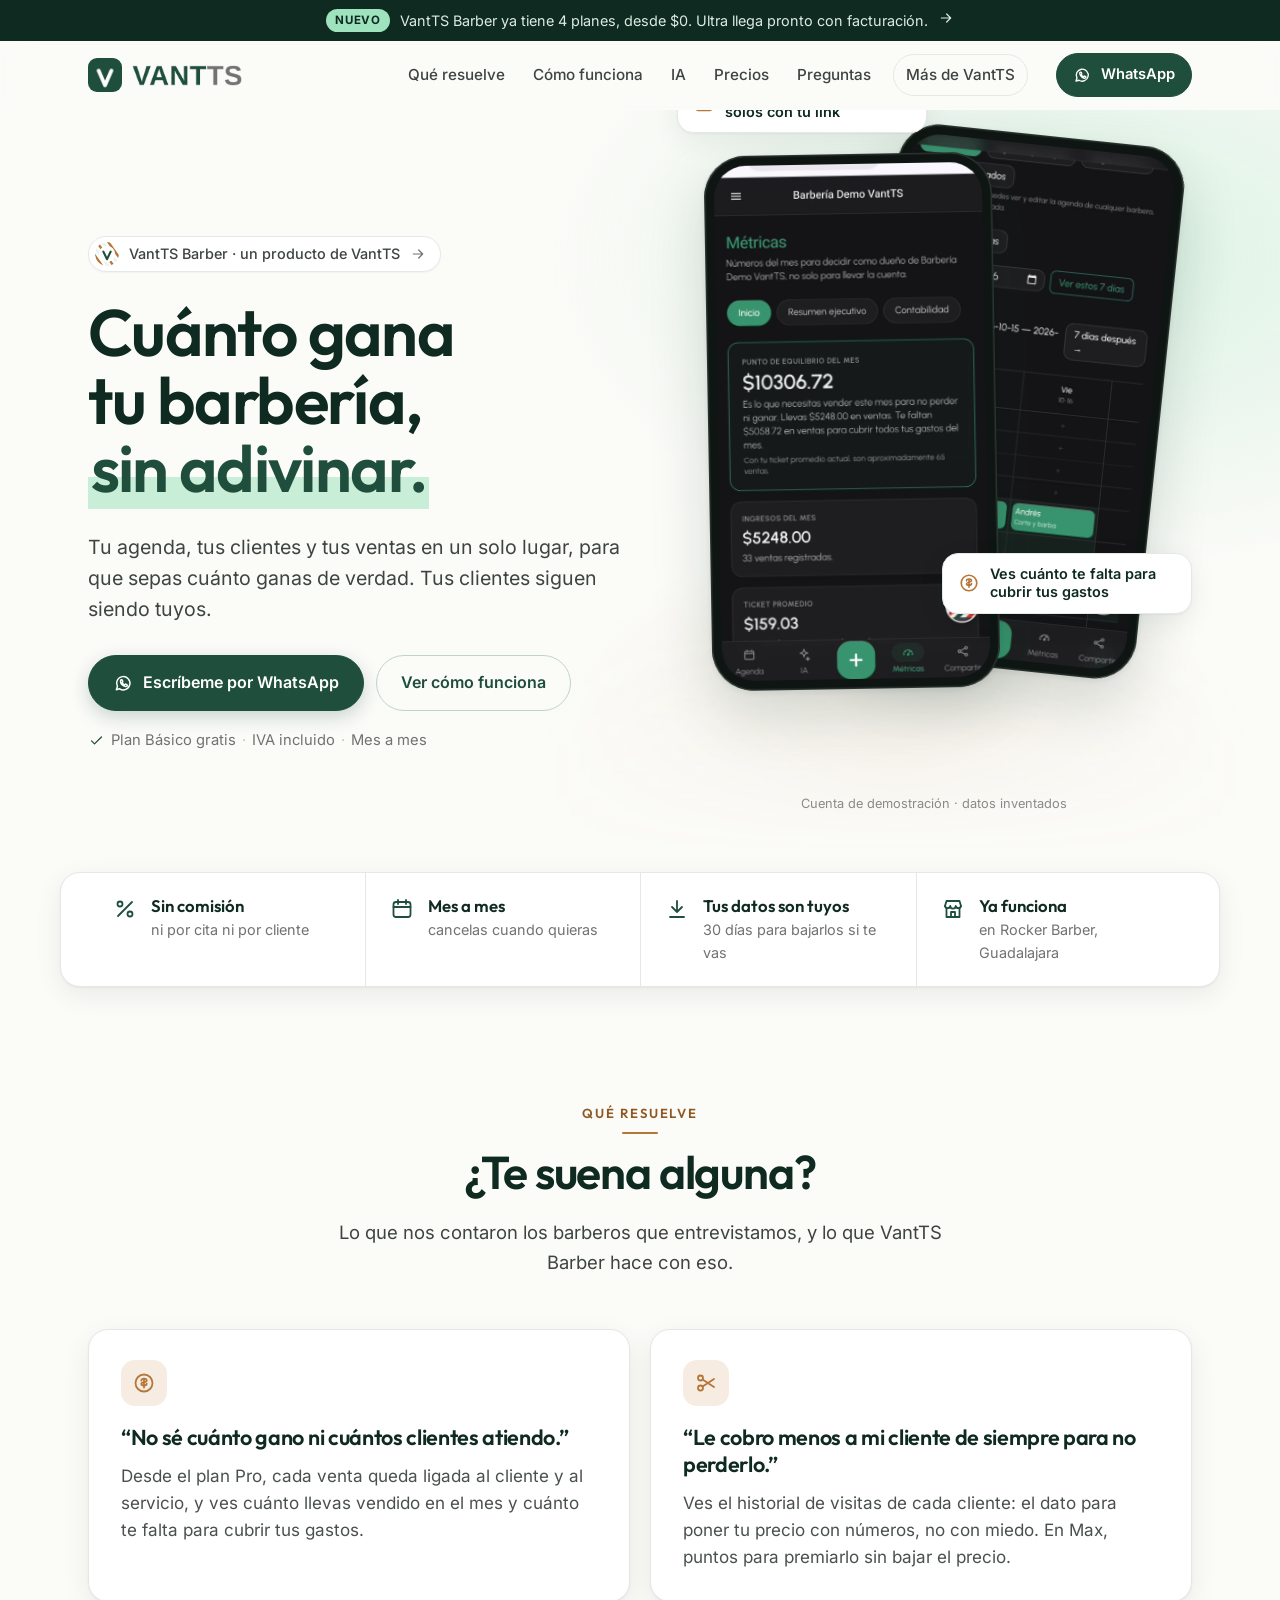
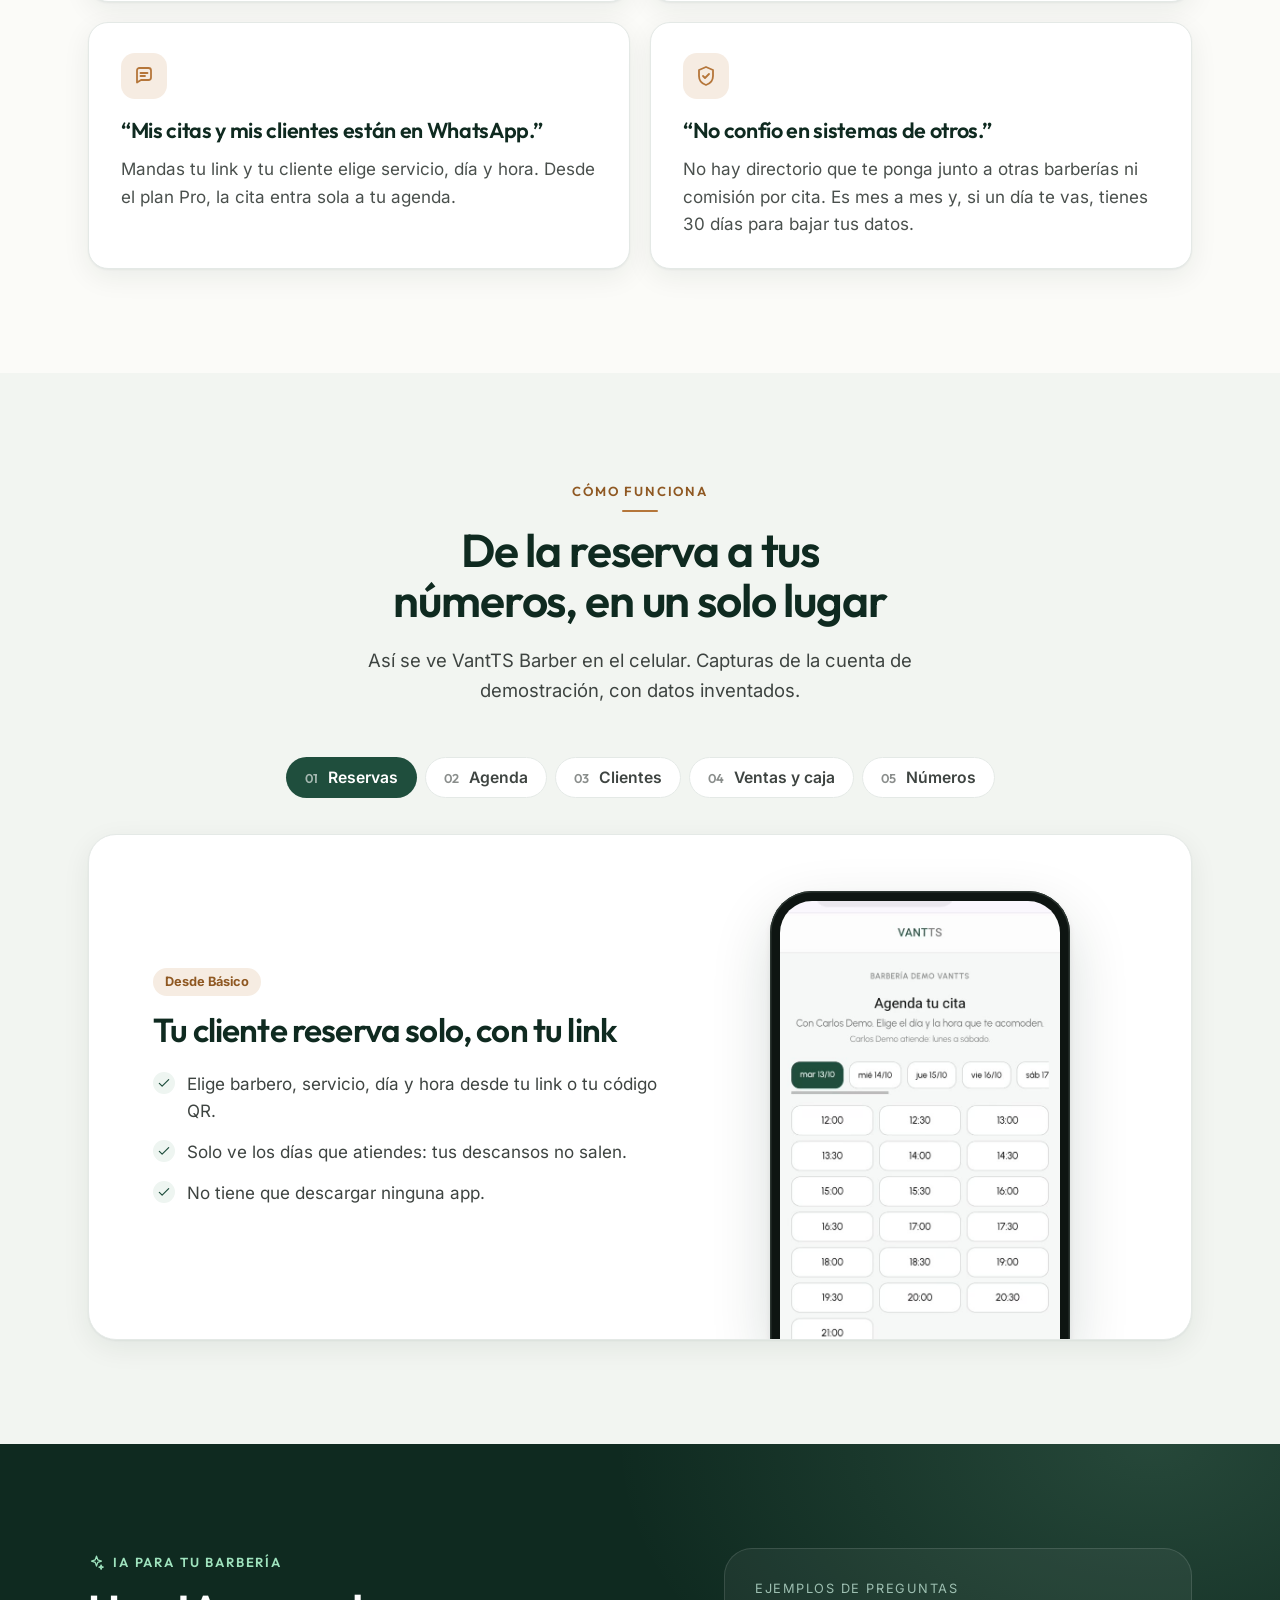
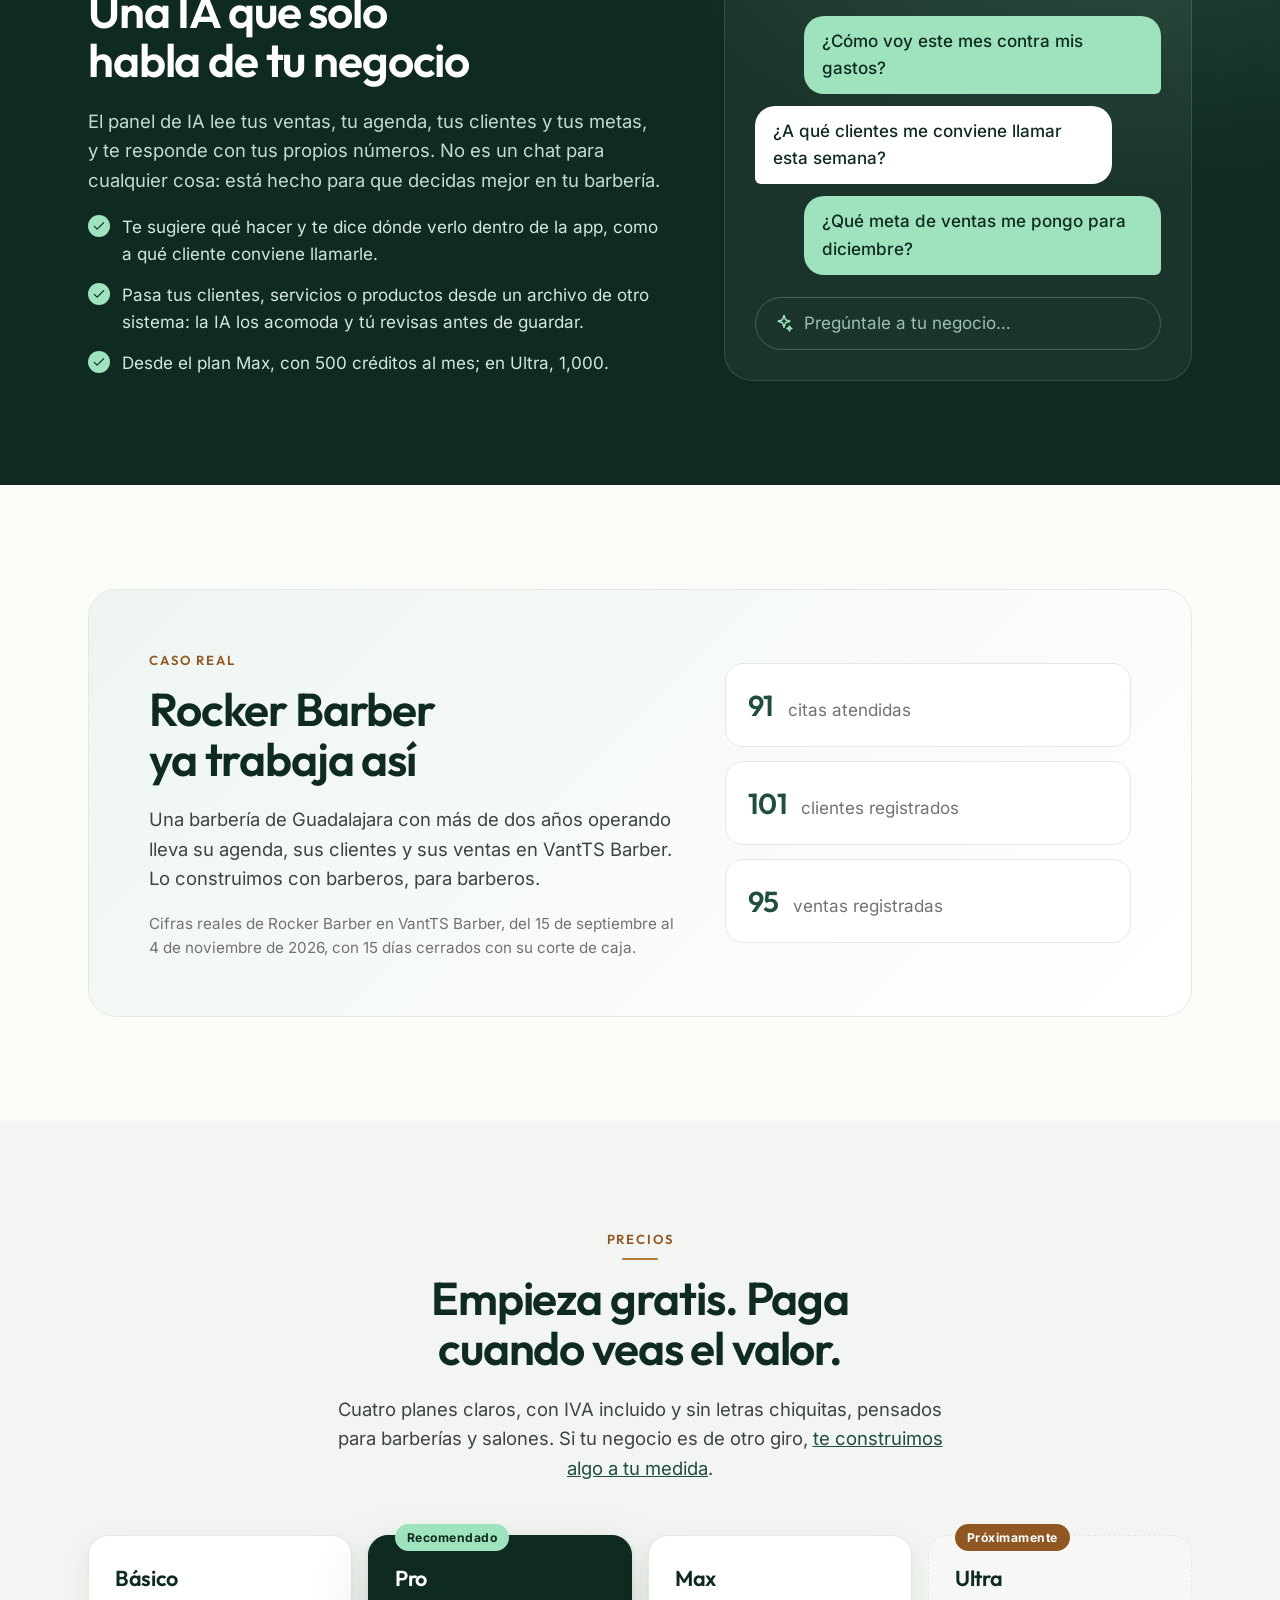
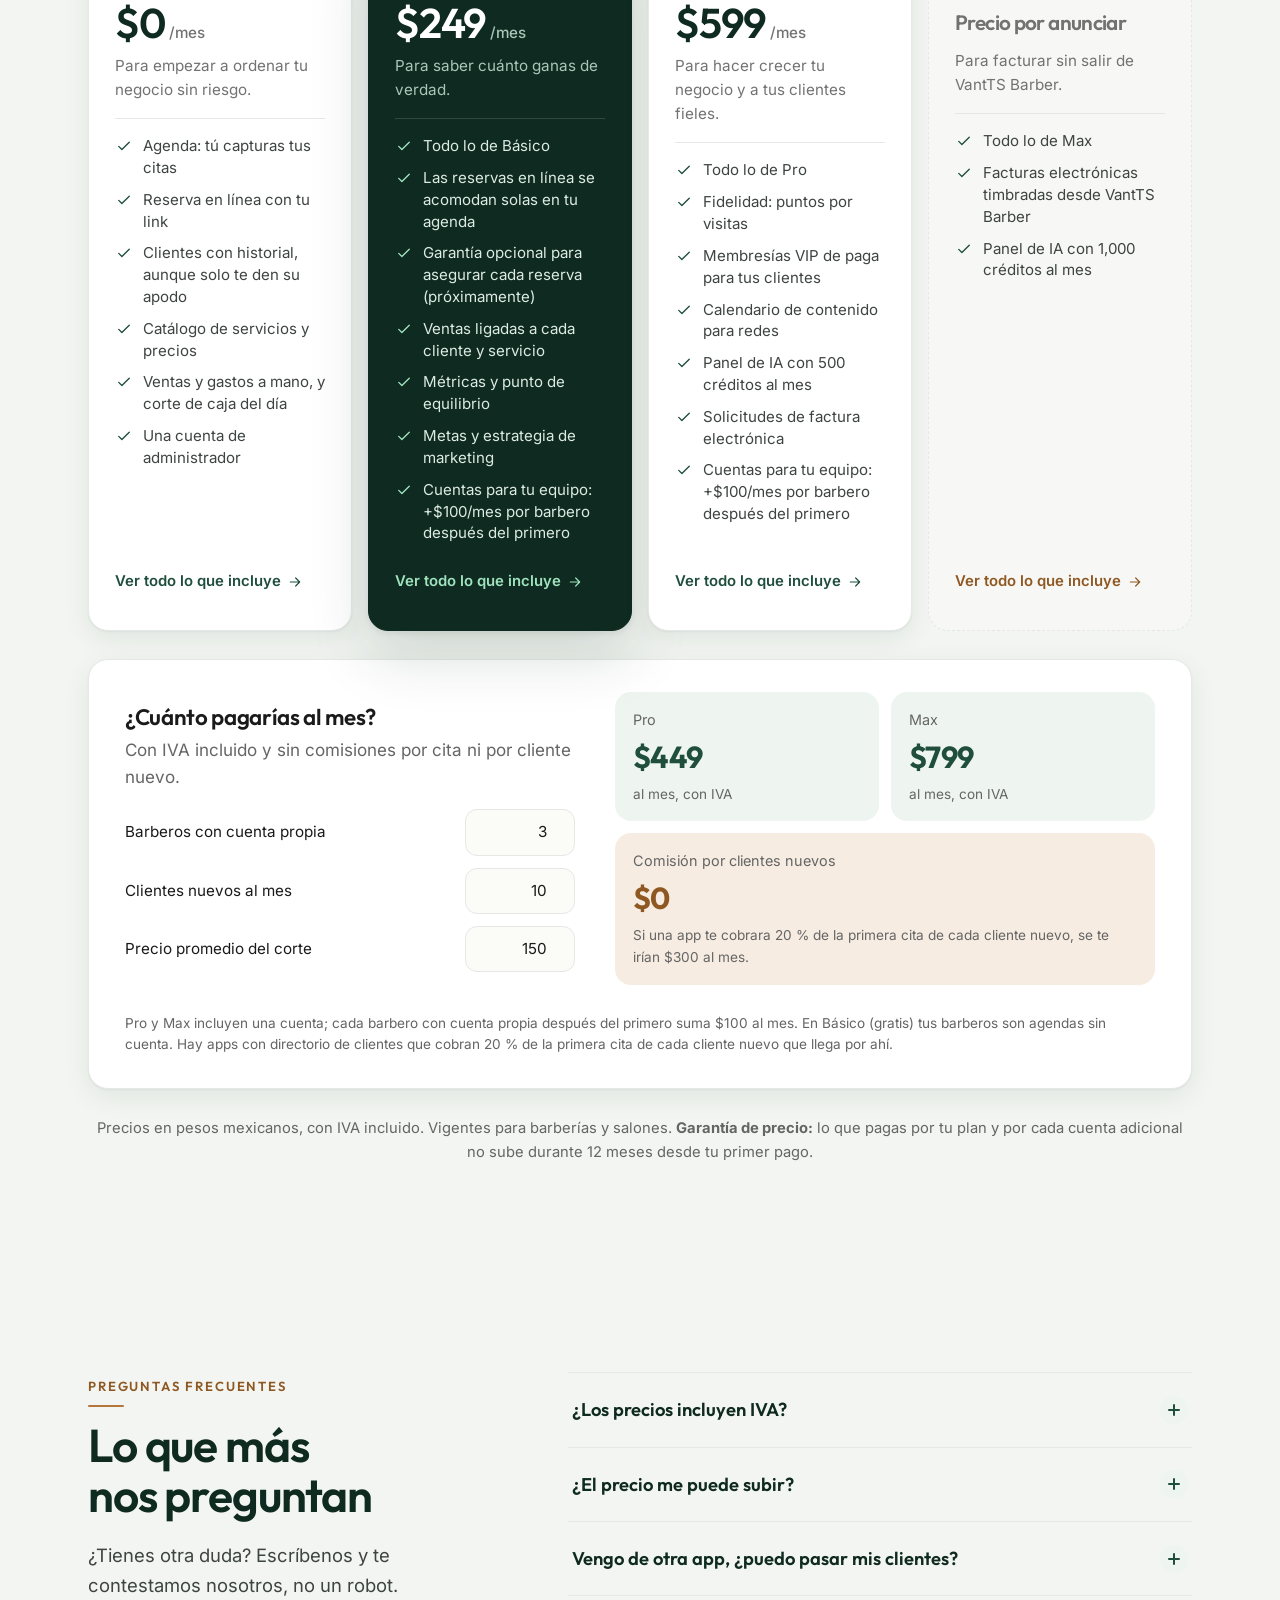
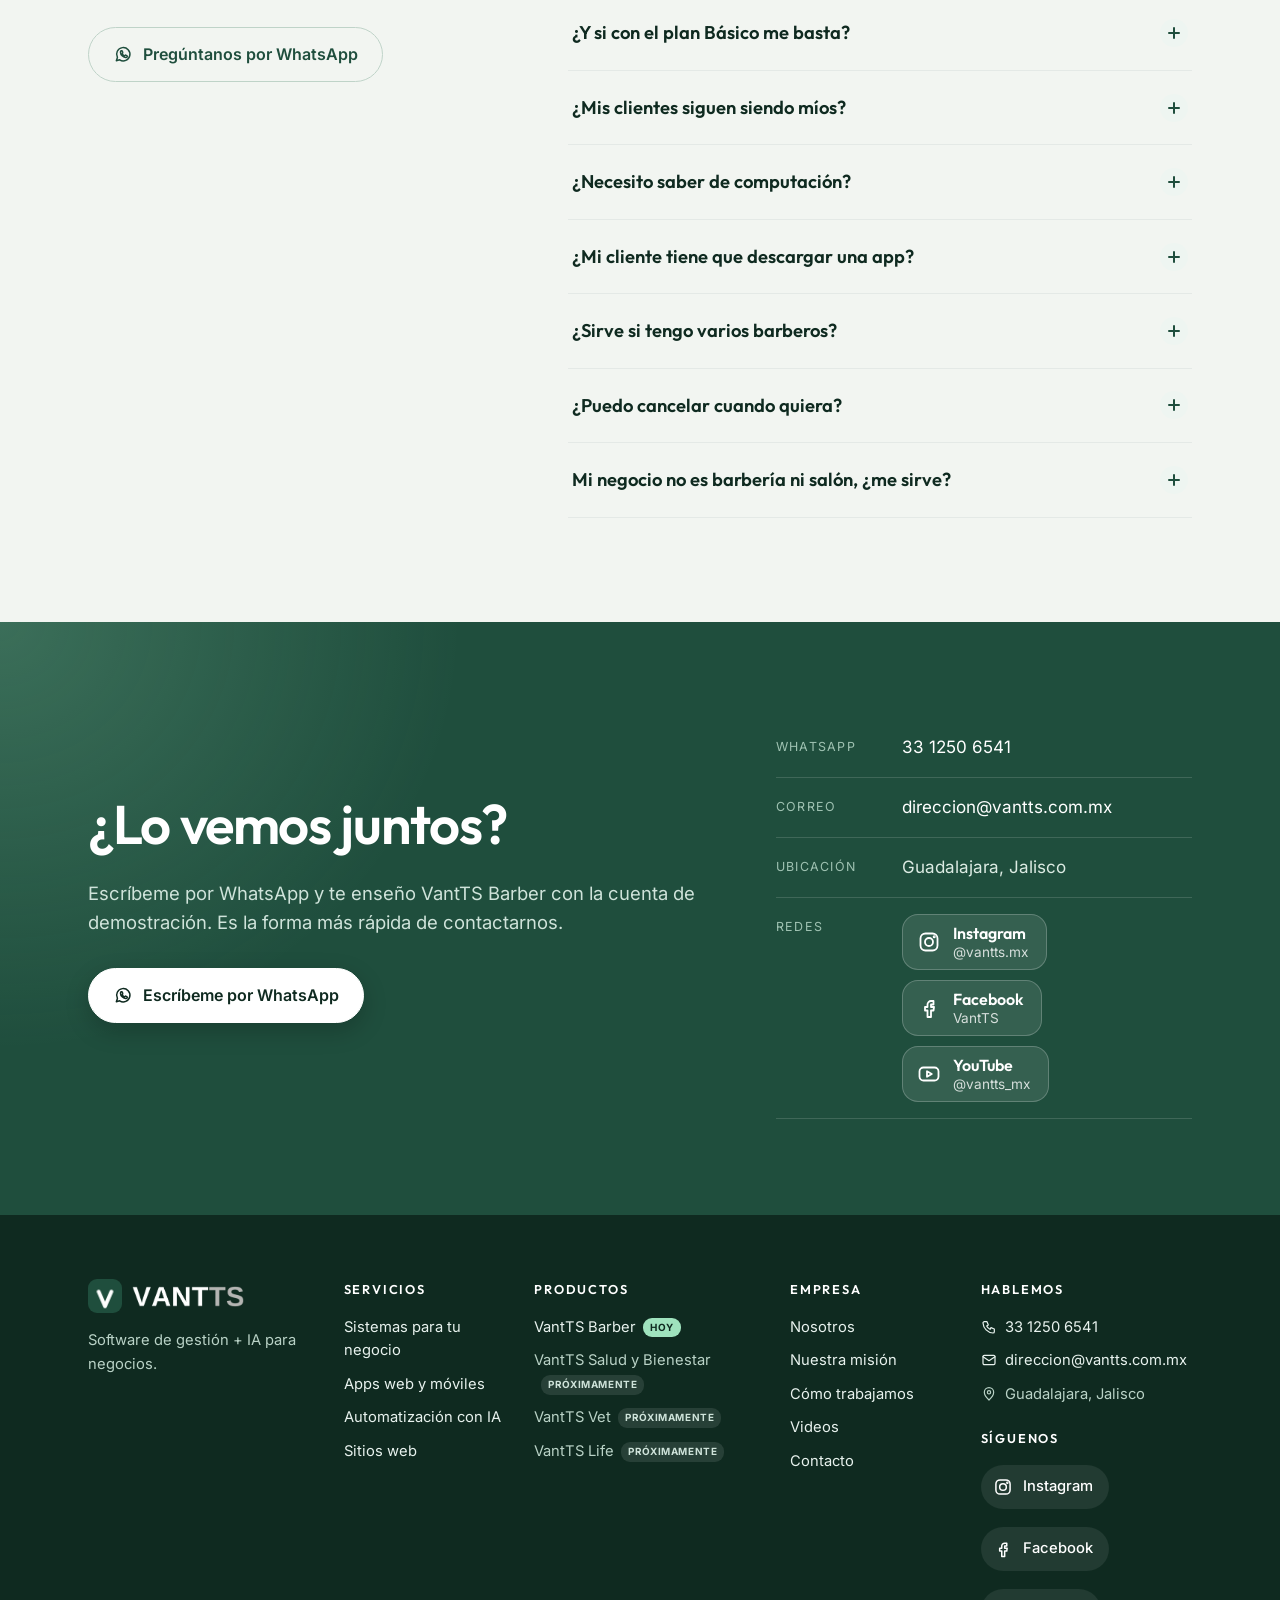
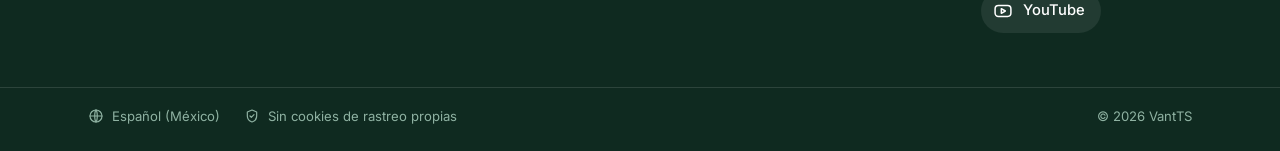
<file: barber/index.html>
<!doctype html>
<html lang="es-MX" class="m-progreso m-hero m-parallax m-cascada m-titulos m-pestanas m-tarjetas m-faq m-botones m-whatsapp m-menu">
<head>
<meta charset="utf-8">
<meta name="viewport" content="width=device-width, initial-scale=1">
<title>VantTS Barber · Cuánto gana tu barbería, sin adivinar</title>
<meta name="description" content="VantTS Barber: tu agenda, tus clientes y tus ventas en un solo lugar, para que sepas cuánto ganas de verdad. Planes Básico gratis, Pro $249 y Max $599 al mes, IVA incluido; Ultra, próximamente.">
<meta name="theme-color" content="#1F4E3D">
<meta property="og:type" content="website">
<meta property="og:locale" content="es_MX">
<meta property="og:url" content="https://vantts.com.mx/barber/">
<meta property="og:title" content="VantTS Barber · Cuánto gana tu barbería, sin adivinar">
<meta property="og:description" content="Tu agenda, tus clientes y tus ventas en un solo lugar. Plan Básico gratis, IVA incluido, mes a mes.">
<meta property="og:image" content="https://vantts.com.mx/assets/icono-512.png">
<link rel="canonical" href="https://vantts.com.mx/barber/">
<link rel="icon" href="../assets/favicon.svg" type="image/svg+xml">
<link rel="icon" href="../assets/favicon-32.png" sizes="32x32">
<link rel="apple-touch-icon" href="../assets/apple-touch-icon.png">
<link rel="preload" href="../assets/fonts/outfit-latin-wght-normal.woff2" as="font" type="font/woff2" crossorigin>
<link rel="stylesheet" href="../assets/style.css">
<link rel="stylesheet" href="../assets/motion.css">
</head>
<body>
<a class="saltar" href="#solucion">Saltar al contenido</a>
<div class="anuncio">
  <a href="#precios"><span class="anuncio-tag">Nuevo</span>VantTS Barber ya tiene 4 planes, desde $0. Ultra llega pronto con facturación.<span class="anuncio-flecha"><svg class="ico" viewBox="0 0 24 24" aria-hidden="true"><path d="M5 12h14M13 6l6 6-6 6"/></svg></span></a>
</div>
<header class="nav" id="nav">
  <div class="contenedor nav-in">
    <a class="nav-logo" href="../" aria-label="VantTS, ir al inicio"><img class="logo-ico" src="../assets/img/icono.png" alt="" width="36" height="36"><img class="logo-texto" src="../assets/img/wordmark.png" alt="VantTS" width="147" height="28"></a>
    <nav class="nav-links" id="navLinks" aria-label="Secciones">
        <a href="#solucion" data-seccion="solucion">Qué resuelve</a>
        <a href="#funciones" data-seccion="funciones">Cómo funciona</a>
        <a href="#ia" data-seccion="ia">IA</a>
        <a href="#precios" data-seccion="precios">Precios</a>
        <a href="#preguntas" data-seccion="preguntas">Preguntas</a>
        <a class="nav-volver" href="../">Más de VantTS</a>
        <a class="nav-wa" href="https://wa.me/523312506541?text=Hola%2C%20vi%20la%20p%C3%A1gina%20de%20VantTS%20Barber%20y%20quiero%20saber%20m%C3%A1s" target="_blank" rel="noopener"><svg class="ico" viewBox="0 0 24 24" aria-hidden="true"><path d="M4 20l1.3-3.9A8 8 0 1 1 8 19z"/><path d="M9.2 8.6c.2-.5.5-.5.8-.5h.5c.2 0 .4 0 .5.4l.7 1.6c.1.2 0 .4-.1.6l-.5.6c-.1.1-.2.3 0 .5.6 1 1.4 1.8 2.5 2.4.2.1.4.1.5 0l.6-.7c.2-.2.4-.2.6-.1l1.6.8c.2.1.3.2.3.4 0 .9-.6 1.6-1.6 1.7-1 .1-2.6-.3-4.3-1.9S9 11.1 9 10.1c0-.6.1-1.1.2-1.5z"/></svg><span>Escríbeme por WhatsApp</span></a>
        <div class="nav-redes">
          <a href="https://www.instagram.com/vantts.mx/" target="_blank" rel="noopener" aria-label="Instagram de VantTS"><svg class="pie-ico" viewBox="0 0 24 24" aria-hidden="true"><rect x="3.5" y="3.5" width="17" height="17" rx="5"/><circle cx="12" cy="12" r="4"/><circle cx="17.2" cy="6.8" r="0.6"/></svg></a>
          <a href="https://www.facebook.com/profile.php?id=61595384815178" target="_blank" rel="noopener" aria-label="Facebook de VantTS"><svg class="pie-ico" viewBox="0 0 24 24" aria-hidden="true"><path d="M14 8.5h2.5V5H14a3.5 3.5 0 0 0-3.5 3.5V11H8v3.5h2.5V21H14v-6.5h2.5L17 11h-3V9a.5.5 0 0 1 .5-.5z"/></svg></a>
          <a href="https://www.youtube.com/@vantts_mx" target="_blank" rel="noopener" aria-label="YouTube de VantTS"><svg class="pie-ico" viewBox="0 0 24 24" aria-hidden="true"><rect x="2.5" y="5.5" width="19" height="13" rx="4"/><path d="M10 9.2v5.6l4.8-2.8z"/></svg></a>
        </div>
    </nav>
    <a class="btn btn-chico nav-cta" href="https://wa.me/523312506541?text=Hola%2C%20vi%20la%20p%C3%A1gina%20de%20VantTS%20Barber%20y%20quiero%20saber%20m%C3%A1s" target="_blank" rel="noopener"><svg class="ico" viewBox="0 0 24 24" aria-hidden="true"><path d="M4 20l1.3-3.9A8 8 0 1 1 8 19z"/><path d="M9.2 8.6c.2-.5.5-.5.8-.5h.5c.2 0 .4 0 .5.4l.7 1.6c.1.2 0 .4-.1.6l-.5.6c-.1.1-.2.3 0 .5.6 1 1.4 1.8 2.5 2.4.2.1.4.1.5 0l.6-.7c.2-.2.4-.2.6-.1l1.6.8c.2.1.3.2.3.4 0 .9-.6 1.6-1.6 1.7-1 .1-2.6-.3-4.3-1.9S9 11.1 9 10.1c0-.6.1-1.1.2-1.5z"/></svg><span>WhatsApp</span></a>
    <button class="nav-boton" id="navBoton" aria-label="Abrir menú" aria-expanded="false" aria-controls="navLinks"><span></span><span></span><span></span></button>
  </div>
</header>

<main>

  <section class="hero" id="inicio" aria-label="Inicio">
    <div class="hero-fondo" aria-hidden="true"></div>
    <div class="contenedor hero-grid">
      <div class="hero-texto">
        <a class="pildora" href="../#productos"><img src="../assets/img/vantts-barber-icono.png" alt="" width="22" height="22"><span>VantTS Barber · un producto de VantTS</span><svg class="ico" viewBox="0 0 24 24" aria-hidden="true"><path d="M5 12h14M13 6l6 6-6 6"/></svg></a>
        <h1>Cuánto gana tu barbería, <span class="acento">sin adivinar.</span></h1>
        <p class="lead">Tu agenda, tus clientes y tus ventas en un solo lugar, para que sepas cuánto ganas de verdad. Tus clientes siguen siendo tuyos.</p>
        <div class="cta-fila">
          <a class="btn" href="https://wa.me/523312506541?text=Hola%2C%20vi%20la%20p%C3%A1gina%20de%20VantTS%20Barber%20y%20quiero%20saber%20m%C3%A1s" target="_blank" rel="noopener"><svg class="ico" viewBox="0 0 24 24" aria-hidden="true"><path d="M4 20l1.3-3.9A8 8 0 1 1 8 19z"/><path d="M9.2 8.6c.2-.5.5-.5.8-.5h.5c.2 0 .4 0 .5.4l.7 1.6c.1.2 0 .4-.1.6l-.5.6c-.1.1-.2.3 0 .5.6 1 1.4 1.8 2.5 2.4.2.1.4.1.5 0l.6-.7c.2-.2.4-.2.6-.1l1.6.8c.2.1.3.2.3.4 0 .9-.6 1.6-1.6 1.7-1 .1-2.6-.3-4.3-1.9S9 11.1 9 10.1c0-.6.1-1.1.2-1.5z"/></svg><span>Escríbeme por WhatsApp</span></a>
          <a class="btn btn-sec" href="#funciones"><span>Ver cómo funciona</span></a>
        </div>
        <p class="micro"><svg class="ico" viewBox="0 0 24 24" aria-hidden="true"><path d="M5 12.5l4.2 4.2L19 7"/></svg>Plan Básico gratis <span class="punto">·</span> IVA incluido <span class="punto">·</span> Mes a mes</p>
      </div>
      <div class="hero-visual" aria-label="Capturas de VantTS Barber">
        <figure class="telefono telefono-atras"><img src="../assets/img/agenda.jpg" alt="Agenda de la semana en VantTS Barber, con citas de varios barberos" loading="eager" fetchpriority="high" decoding="async" width="600" height="1153"></figure>
        <figure class="telefono telefono-frente"><img src="../assets/img/metricas.jpg" alt="Métricas del mes: punto de equilibrio y ventas" loading="eager" fetchpriority="high" decoding="async" width="600" height="1153"></figure>
        <div class="chip chip-1"><svg class="ico" viewBox="0 0 24 24" aria-hidden="true"><rect x="3.5" y="5" width="17" height="15" rx="2.5"/><path d="M3.5 10h17M8 3v4M16 3v4"/></svg><span>Tus clientes reservan solos con tu link</span></div>
        <div class="chip chip-2"><svg class="ico" viewBox="0 0 24 24" aria-hidden="true"><circle cx="12" cy="12" r="8.5"/><path d="M12 7.5v9M9.3 9.6c0-1.1 1.1-2 2.7-2s2.7.7 2.7 1.8c0 2.4-5.4 1.1-5.4 3.4 0 1.1 1.2 1.8 2.7 1.8s2.7-.9 2.7-2"/></svg><span>Ves cuánto te falta para cubrir tus gastos</span></div>
        <p class="demo-nota">Cuenta de demostración · datos inventados</p>
      </div>
    </div>
  </section>

  <section class="confianza" aria-label="Por qué confiar">
    <div class="contenedor confianza-grid">
      <div class="conf"><svg class="ico" viewBox="0 0 24 24" aria-hidden="true"><path d="M19 5L5 19"/><circle cx="7" cy="7" r="2.5"/><circle cx="17" cy="17" r="2.5"/></svg><p><strong>Sin comisión</strong><span>ni por cita ni por cliente</span></p></div>
      <div class="conf"><svg class="ico" viewBox="0 0 24 24" aria-hidden="true"><rect x="3.5" y="5" width="17" height="15" rx="2.5"/><path d="M3.5 10h17M8 3v4M16 3v4"/></svg><p><strong>Mes a mes</strong><span>cancelas cuando quieras</span></p></div>
      <div class="conf"><svg class="ico" viewBox="0 0 24 24" aria-hidden="true"><path d="M12 4v11M7 10l5 5 5-5"/><path d="M5 20h14"/></svg><p><strong>Tus datos son tuyos</strong><span>30 días para bajarlos si te vas</span></p></div>
      <div class="conf"><svg class="ico" viewBox="0 0 24 24" aria-hidden="true"><path d="M4 9l1.5-5h13L20 9"/><path d="M4 9a2.7 2.7 0 0 0 5.3 0 2.7 2.7 0 0 0 5.4 0 2.7 2.7 0 0 0 5.3 0"/><path d="M5.5 11.5V20h13v-8.5"/><path d="M10 20v-5h4v5"/></svg><p><strong>Ya funciona</strong><span>en Rocker Barber, Guadalajara</span></p></div>
    </div>
  </section>

  <section class="seccion" id="solucion" aria-label="Qué resuelve">
    <div class="contenedor">
      <div class="encabezado">
        <p class="eyebrow">Qué resuelve</p>
        <h2>¿Te suena alguna?</h2>
        <p class="lead">Lo que nos contaron los barberos que entrevistamos, y lo que VantTS Barber hace con eso.</p>
      </div>
      <div class="dolores">

        <article class="dolor revelar">
          <div class="dolor-ico"><svg class="ico" viewBox="0 0 24 24" aria-hidden="true"><circle cx="12" cy="12" r="8.5"/><path d="M12 7.5v9M9.3 9.6c0-1.1 1.1-2 2.7-2s2.7.7 2.7 1.8c0 2.4-5.4 1.1-5.4 3.4 0 1.1 1.2 1.8 2.7 1.8s2.7-.9 2.7-2"/></svg></div>
          <p class="dolor-frase">“No sé cuánto gano ni cuántos clientes atiendo.”</p>
          <p class="dolor-resp">Desde el plan Pro, cada venta queda ligada al cliente y al servicio, y ves cuánto llevas vendido en el mes y cuánto te falta para cubrir tus gastos.</p>
        </article>

        <article class="dolor revelar">
          <div class="dolor-ico"><svg class="ico" viewBox="0 0 24 24" aria-hidden="true"><circle cx="6.5" cy="7" r="2.5"/><circle cx="6.5" cy="17" r="2.5"/><path d="M8.6 8.4L20 16M8.6 15.6L20 8"/></svg></div>
          <p class="dolor-frase">“Le cobro menos a mi cliente de siempre para no perderlo.”</p>
          <p class="dolor-resp">Ves el historial de visitas de cada cliente: el dato para poner tu precio con números, no con miedo. En Max, puntos para premiarlo sin bajar el precio.</p>
        </article>

        <article class="dolor revelar">
          <div class="dolor-ico"><svg class="ico" viewBox="0 0 24 24" aria-hidden="true"><path d="M5 18.5V6.5A2.5 2.5 0 0 1 7.5 4h9A2.5 2.5 0 0 1 19 6.5v7a2.5 2.5 0 0 1-2.5 2.5H9z"/><path d="M8.5 9h7M8.5 12h4.5"/></svg></div>
          <p class="dolor-frase">“Mis citas y mis clientes están en WhatsApp.”</p>
          <p class="dolor-resp">Mandas tu link y tu cliente elige servicio, día y hora. Desde el plan Pro, la cita entra sola a tu agenda.</p>
        </article>

        <article class="dolor revelar">
          <div class="dolor-ico"><svg class="ico" viewBox="0 0 24 24" aria-hidden="true"><path d="M12 3l7 3v6c0 4.4-3 7.7-7 9-4-1.3-7-4.6-7-9V6z"/><path d="M9 12l2 2 4-4"/></svg></div>
          <p class="dolor-frase">“No confío en sistemas de otros.”</p>
          <p class="dolor-resp">No hay directorio que te ponga junto a otras barberías ni comisión por cita. Es mes a mes y, si un día te vas, tienes 30 días para bajar tus datos.</p>
        </article>
      </div>
    </div>
  </section>

  <section class="seccion seccion-alt" id="funciones" aria-label="Cómo funciona">
    <div class="contenedor">
      <div class="encabezado">
        <p class="eyebrow">Cómo funciona</p>
        <h2>De la reserva a tus números, en un solo lugar</h2>
        <p class="lead">Así se ve VantTS Barber en el celular. Capturas de la cuenta de demostración, con datos inventados.</p>
      </div>
      <div class="tabs" role="tablist" aria-label="Partes de VantTS Barber">
          <button class="tab" role="tab" id="tab-reservas" aria-controls="panel-reservas" aria-selected="true" tabindex="0"><span class="tab-num">01</span>Reservas</button>
          <button class="tab" role="tab" id="tab-agenda" aria-controls="panel-agenda" aria-selected="false" tabindex="-1"><span class="tab-num">02</span>Agenda</button>
          <button class="tab" role="tab" id="tab-clientes" aria-controls="panel-clientes" aria-selected="false" tabindex="-1"><span class="tab-num">03</span>Clientes</button>
          <button class="tab" role="tab" id="tab-ventas" aria-controls="panel-ventas" aria-selected="false" tabindex="-1"><span class="tab-num">04</span>Ventas y caja</button>
          <button class="tab" role="tab" id="tab-numeros" aria-controls="panel-numeros" aria-selected="false" tabindex="-1"><span class="tab-num">05</span>Números</button>
      </div>
      <div class="paneles">
        <div class="panel" role="tabpanel" id="panel-reservas" aria-labelledby="tab-reservas">
          <div class="panel-texto">
            <span class="plan-chip">Desde Básico</span>
            <h3>Tu cliente reserva solo, con tu link</h3>
            <ul class="lista-check">
              <li><svg class="ico" viewBox="0 0 24 24" aria-hidden="true"><path d="M5 12.5l4.2 4.2L19 7"/></svg><span>Elige barbero, servicio, día y hora desde tu link o tu código QR.</span></li>
              <li><svg class="ico" viewBox="0 0 24 24" aria-hidden="true"><path d="M5 12.5l4.2 4.2L19 7"/></svg><span>Solo ve los días que atiendes: tus descansos no salen.</span></li>
              <li><svg class="ico" viewBox="0 0 24 24" aria-hidden="true"><path d="M5 12.5l4.2 4.2L19 7"/></svg><span>No tiene que descargar ninguna app.</span></li>
            </ul>
          </div>
          <div class="panel-visual"><figure class="telefono"><img src="../assets/img/reserva.jpg" alt="Página de reservas: el cliente elige día y hora" loading="lazy" decoding="async" width="600" height="1153"></figure></div>
        </div>
        <div class="panel" role="tabpanel" id="panel-agenda" aria-labelledby="tab-agenda" hidden>
          <div class="panel-texto">
            <span class="plan-chip">Desde Básico</span>
            <h3>Toda tu agenda, de un vistazo</h3>
            <ul class="lista-check">
              <li><svg class="ico" viewBox="0 0 24 24" aria-hidden="true"><path d="M5 12.5l4.2 4.2L19 7"/></svg><span>Por día, semana o mes; de un barbero o de todos combinados.</span></li>
              <li><svg class="ico" viewBox="0 0 24 24" aria-hidden="true"><path d="M5 12.5l4.2 4.2L19 7"/></svg><span>Completas, mueves o cancelas cada cita con un toque.</span></li>
              <li><svg class="ico" viewBox="0 0 24 24" aria-hidden="true"><path d="M5 12.5l4.2 4.2L19 7"/></svg><span>Desde el plan Pro, las reservas en línea entran solas.</span></li>
            </ul>
          </div>
          <div class="panel-visual"><figure class="telefono"><img src="../assets/img/agenda.jpg" alt="Agenda semanal con citas de varios barberos" loading="lazy" decoding="async" width="600" height="1153"></figure></div>
        </div>
        <div class="panel" role="tabpanel" id="panel-clientes" aria-labelledby="tab-clientes" hidden>
          <div class="panel-texto">
            <span class="plan-chip">Desde Básico</span>
            <h3>Cada cliente, con su historial</h3>
            <ul class="lista-check">
              <li><svg class="ico" viewBox="0 0 24 24" aria-hidden="true"><path d="M5 12.5l4.2 4.2L19 7"/></svg><span>Su historial de visitas, aunque solo te dé su apodo.</span></li>
              <li><svg class="ico" viewBox="0 0 24 24" aria-hidden="true"><path d="M5 12.5l4.2 4.2L19 7"/></svg><span>Te marca a quién toca llamarle (25 días sin venir), quién está en riesgo (45) y a quién ya perdiste (90).</span></li>
              <li><svg class="ico" viewBox="0 0 24 24" aria-hidden="true"><path d="M5 12.5l4.2 4.2L19 7"/></svg><span>Le llamas o le escribes por WhatsApp con un toque.</span></li>
            </ul>
          </div>
          <div class="panel-visual"><figure class="telefono"><img src="../assets/img/clientes.jpg" alt="Clientes con tarjetas de para llamar, en riesgo y nuevos sin regresar" loading="lazy" decoding="async" width="600" height="1153"></figure></div>
        </div>
        <div class="panel" role="tabpanel" id="panel-ventas" aria-labelledby="tab-ventas" hidden>
          <div class="panel-texto">
            <span class="plan-chip">Desde Básico</span>
            <h3>Tus ventas y tu caja, al día</h3>
            <ul class="lista-check">
              <li><svg class="ico" viewBox="0 0 24 24" aria-hidden="true"><path d="M5 12.5l4.2 4.2L19 7"/></svg><span>Anotas cada venta y su propina en segundos; desde el plan Pro, ligada al cliente y al servicio.</span></li>
              <li><svg class="ico" viewBox="0 0 24 24" aria-hidden="true"><path d="M5 12.5l4.2 4.2L19 7"/></svg><span>Apuntas tus gastos del día.</span></li>
              <li><svg class="ico" viewBox="0 0 24 24" aria-hidden="true"><path d="M5 12.5l4.2 4.2L19 7"/></svg><span>Con el cierre del día ves al momento si sobra o falta efectivo.</span></li>
            </ul>
          </div>
          <div class="panel-visual"><figure class="telefono"><img src="../assets/img/ventas.jpg" alt="Formulario para registrar una venta" loading="lazy" decoding="async" width="600" height="1153"></figure></div>
        </div>
        <div class="panel" role="tabpanel" id="panel-numeros" aria-labelledby="tab-numeros" hidden>
          <div class="panel-texto">
            <span class="plan-chip">Desde Pro</span>
            <h3>Cuánto ganas de verdad</h3>
            <ul class="lista-check">
              <li><svg class="ico" viewBox="0 0 24 24" aria-hidden="true"><path d="M5 12.5l4.2 4.2L19 7"/></svg><span>Cuánto llevas vendido este mes y cuánto te falta para cubrir tus gastos.</span></li>
              <li><svg class="ico" viewBox="0 0 24 24" aria-hidden="true"><path d="M5 12.5l4.2 4.2L19 7"/></svg><span>Tu ticket promedio, tus gastos fijos y variables y tu margen.</span></li>
              <li><svg class="ico" viewBox="0 0 24 24" aria-hidden="true"><path d="M5 12.5l4.2 4.2L19 7"/></svg><span>Sin cuaderno ni calculadora.</span></li>
            </ul>
          </div>
          <div class="panel-visual"><figure class="telefono"><img src="../assets/img/metricas.jpg" alt="Métricas del mes con el punto de equilibrio" loading="lazy" decoding="async" width="600" height="1153"></figure></div>
        </div>
      </div>
    </div>
  </section>

  <section class="seccion seccion-oscura" id="ia" aria-label="Inteligencia artificial">
    <div class="contenedor ia-grid">
      <div class="ia-texto">
        <p class="eyebrow eyebrow-claro"><svg class="ico" viewBox="0 0 24 24" aria-hidden="true"><path d="M12 3l1.8 5.2L19 10l-5.2 1.8L12 17l-1.8-5.2L5 10l5.2-1.8z"/><path d="M18.5 15.5l.8 2.2 2.2.8-2.2.8-.8 2.2-.8-2.2-2.2-.8 2.2-.8z"/></svg>IA para tu barbería</p>
        <h2>Una IA que solo habla de tu negocio</h2>
        <p class="lead">El panel de IA lee tus ventas, tu agenda, tus clientes y tus metas, y te responde con tus propios números. No es un chat para cualquier cosa: está hecho para que decidas mejor en tu barbería.</p>
        <ul class="lista-check lista-clara">
          <li><svg class="ico" viewBox="0 0 24 24" aria-hidden="true"><path d="M5 12.5l4.2 4.2L19 7"/></svg><span>Te sugiere qué hacer y te dice dónde verlo dentro de la app, como a qué cliente conviene llamarle.</span></li>
          <li><svg class="ico" viewBox="0 0 24 24" aria-hidden="true"><path d="M5 12.5l4.2 4.2L19 7"/></svg><span>Pasa tus clientes, servicios o productos desde un archivo de otro sistema: la IA los acomoda y tú revisas antes de guardar.</span></li>
          <li><svg class="ico" viewBox="0 0 24 24" aria-hidden="true"><path d="M5 12.5l4.2 4.2L19 7"/></svg><span>Desde el plan Max, con 500 créditos al mes; en Ultra, 1,000.</span></li>
        </ul>
      </div>
      <div class="ia-ejemplos" aria-label="Ejemplos de preguntas">
        <p class="ia-etiqueta">Ejemplos de preguntas</p>
        <div class="burbuja">¿Cómo voy este mes contra mis gastos?</div>
        <div class="burbuja">¿A qué clientes me conviene llamar esta semana?</div>
        <div class="burbuja">¿Qué meta de ventas me pongo para diciembre?</div>
        <div class="ia-campo"><svg class="ico" viewBox="0 0 24 24" aria-hidden="true"><path d="M12 3l1.8 5.2L19 10l-5.2 1.8L12 17l-1.8-5.2L5 10l5.2-1.8z"/><path d="M18.5 15.5l.8 2.2 2.2.8-2.2.8-.8 2.2-.8-2.2-2.2-.8 2.2-.8z"/></svg><span>Pregúntale a tu negocio…</span></div>
      </div>
    </div>
  </section>

  <section class="seccion" id="casos" aria-label="Casos">
    <div class="contenedor">
      <div class="caso revelar">
        <div class="caso-texto">
          <p class="eyebrow">Caso real</p>
          <h2>Rocker Barber ya trabaja así</h2>
          <p class="lead">Una barbería de Guadalajara con más de dos años operando lleva su agenda, sus clientes y sus ventas en VantTS Barber. Lo construimos con barberos, para barberos.</p>

          <p class="caso-nota">Cifras reales de Rocker Barber en VantTS Barber, del 15 de septiembre al 4 de noviembre de 2026, con 15 días cerrados con su corte de caja.</p>
        </div>
        <div class="caso-datos">
          <div class="dato"><strong>91</strong><span>citas atendidas</span></div>
          <div class="dato"><strong>101</strong><span>clientes registrados</span></div>
          <div class="dato"><strong>95</strong><span>ventas registradas</span></div>
        </div>
      </div>
    </div>
  </section>

  <section class="seccion seccion-alt" id="precios" aria-label="Precios">
    <div class="contenedor">
      <div class="encabezado">
        <p class="eyebrow">Precios</p>
        <h2>Empieza gratis. Paga cuando veas el valor.</h2>
        <p class="lead">Cuatro planes claros, con IVA incluido y sin letras chiquitas, pensados para barberías y salones. Si tu negocio es de otro giro, <a href="../#servicios">te construimos algo a tu medida</a>.</p>
      </div>
      <div class="planes">

        <div class="plan">
          
          <h3>Básico</h3>
          <div class="plan-precio">$0<span>/mes</span></div>
          <p class="plan-sub">Para empezar a ordenar tu negocio sin riesgo.</p>
          <ul>
            <li><svg class="ico" viewBox="0 0 24 24" aria-hidden="true"><path d="M5 12.5l4.2 4.2L19 7"/></svg><span>Agenda: tú capturas tus citas</span></li>
            <li><svg class="ico" viewBox="0 0 24 24" aria-hidden="true"><path d="M5 12.5l4.2 4.2L19 7"/></svg><span>Reserva en línea con tu link</span></li>
            <li><svg class="ico" viewBox="0 0 24 24" aria-hidden="true"><path d="M5 12.5l4.2 4.2L19 7"/></svg><span>Clientes con historial, aunque solo te den su apodo</span></li>
            <li><svg class="ico" viewBox="0 0 24 24" aria-hidden="true"><path d="M5 12.5l4.2 4.2L19 7"/></svg><span>Catálogo de servicios y precios</span></li>
            <li><svg class="ico" viewBox="0 0 24 24" aria-hidden="true"><path d="M5 12.5l4.2 4.2L19 7"/></svg><span>Ventas y gastos a mano, y corte de caja del día</span></li>
            <li><svg class="ico" viewBox="0 0 24 24" aria-hidden="true"><path d="M5 12.5l4.2 4.2L19 7"/></svg><span>Una cuenta de administrador</span></li>
          </ul>
          <button type="button" class="plan-ver" data-plan="basico" aria-haspopup="dialog">Ver todo lo que incluye<svg class="ico" viewBox="0 0 24 24" aria-hidden="true"><path d="M5 12h14M13 6l6 6-6 6"/></svg></button>
        </div>

        <div class="plan destacado">
          <div class="plan-etiqueta">Recomendado</div>
          <h3>Pro</h3>
          <div class="plan-precio">$249<span>/mes</span></div>
          <p class="plan-sub">Para saber cuánto ganas de verdad.</p>
          <ul>
            <li><svg class="ico" viewBox="0 0 24 24" aria-hidden="true"><path d="M5 12.5l4.2 4.2L19 7"/></svg><span>Todo lo de Básico</span></li>
            <li><svg class="ico" viewBox="0 0 24 24" aria-hidden="true"><path d="M5 12.5l4.2 4.2L19 7"/></svg><span>Las reservas en línea se acomodan solas en tu agenda</span></li>
            <li><svg class="ico" viewBox="0 0 24 24" aria-hidden="true"><path d="M5 12.5l4.2 4.2L19 7"/></svg><span>Garantía opcional para asegurar cada reserva (próximamente)</span></li>
            <li><svg class="ico" viewBox="0 0 24 24" aria-hidden="true"><path d="M5 12.5l4.2 4.2L19 7"/></svg><span>Ventas ligadas a cada cliente y servicio</span></li>
            <li><svg class="ico" viewBox="0 0 24 24" aria-hidden="true"><path d="M5 12.5l4.2 4.2L19 7"/></svg><span>Métricas y punto de equilibrio</span></li>
            <li><svg class="ico" viewBox="0 0 24 24" aria-hidden="true"><path d="M5 12.5l4.2 4.2L19 7"/></svg><span>Metas y estrategia de marketing</span></li>
            <li><svg class="ico" viewBox="0 0 24 24" aria-hidden="true"><path d="M5 12.5l4.2 4.2L19 7"/></svg><span>Cuentas para tu equipo: +$100/mes por barbero después del primero</span></li>
          </ul>
          <button type="button" class="plan-ver" data-plan="pro" aria-haspopup="dialog">Ver todo lo que incluye<svg class="ico" viewBox="0 0 24 24" aria-hidden="true"><path d="M5 12h14M13 6l6 6-6 6"/></svg></button>
        </div>

        <div class="plan">
          
          <h3>Max</h3>
          <div class="plan-precio">$599<span>/mes</span></div>
          <p class="plan-sub">Para hacer crecer tu negocio y a tus clientes fieles.</p>
          <ul>
            <li><svg class="ico" viewBox="0 0 24 24" aria-hidden="true"><path d="M5 12.5l4.2 4.2L19 7"/></svg><span>Todo lo de Pro</span></li>
            <li><svg class="ico" viewBox="0 0 24 24" aria-hidden="true"><path d="M5 12.5l4.2 4.2L19 7"/></svg><span>Fidelidad: puntos por visitas</span></li>
            <li><svg class="ico" viewBox="0 0 24 24" aria-hidden="true"><path d="M5 12.5l4.2 4.2L19 7"/></svg><span>Membresías VIP de paga para tus clientes</span></li>
            <li><svg class="ico" viewBox="0 0 24 24" aria-hidden="true"><path d="M5 12.5l4.2 4.2L19 7"/></svg><span>Calendario de contenido para redes</span></li>
            <li><svg class="ico" viewBox="0 0 24 24" aria-hidden="true"><path d="M5 12.5l4.2 4.2L19 7"/></svg><span>Panel de IA con 500 créditos al mes</span></li>
            <li><svg class="ico" viewBox="0 0 24 24" aria-hidden="true"><path d="M5 12.5l4.2 4.2L19 7"/></svg><span>Solicitudes de factura electrónica</span></li>
            <li><svg class="ico" viewBox="0 0 24 24" aria-hidden="true"><path d="M5 12.5l4.2 4.2L19 7"/></svg><span>Cuentas para tu equipo: +$100/mes por barbero después del primero</span></li>
          </ul>
          <button type="button" class="plan-ver" data-plan="max" aria-haspopup="dialog">Ver todo lo que incluye<svg class="ico" viewBox="0 0 24 24" aria-hidden="true"><path d="M5 12h14M13 6l6 6-6 6"/></svg></button>
        </div>

        <div class="plan proximo">
          <div class="plan-etiqueta">Próximamente</div>
          <h3>Ultra</h3>
          <div class="plan-precio pronto">Precio por anunciar</div>
          <p class="plan-sub">Para facturar sin salir de VantTS Barber.</p>
          <ul>
            <li><svg class="ico" viewBox="0 0 24 24" aria-hidden="true"><path d="M5 12.5l4.2 4.2L19 7"/></svg><span>Todo lo de Max</span></li>
            <li><svg class="ico" viewBox="0 0 24 24" aria-hidden="true"><path d="M5 12.5l4.2 4.2L19 7"/></svg><span>Facturas electrónicas timbradas desde VantTS Barber</span></li>
            <li><svg class="ico" viewBox="0 0 24 24" aria-hidden="true"><path d="M5 12.5l4.2 4.2L19 7"/></svg><span>Panel de IA con 1,000 créditos al mes</span></li>
          </ul>
          <button type="button" class="plan-ver" data-plan="ultra" aria-haspopup="dialog">Ver todo lo que incluye<svg class="ico" viewBox="0 0 24 24" aria-hidden="true"><path d="M5 12h14M13 6l6 6-6 6"/></svg></button>
        </div>
      </div>

      <div class="calc revelar" id="calculadora" data-pro="249" data-max="599" data-extra="100" data-comision="20">
        <div class="calc-texto">
          <h3>¿Cuánto pagarías al mes?</h3>
          <p>Con IVA incluido y sin comisiones por cita ni por cliente nuevo.</p>
          <div class="calc-campos">
            <label>Barberos con cuenta propia<input type="number" id="calcBarberos" min="1" max="30" step="1" value="3" inputmode="numeric"></label>
            <label>Clientes nuevos al mes<input type="number" id="calcNuevos" min="0" max="999" step="1" value="10" inputmode="numeric"></label>
            <label>Precio promedio del corte<input type="number" id="calcCorte" min="0" max="9999" step="10" value="150" inputmode="numeric"></label>
          </div>
        </div>
        <div class="calc-resultados" aria-live="polite">
          <div class="calc-plan"><span>Pro</span><strong id="calcPro">$449</strong><small>al mes, con IVA</small></div>
          <div class="calc-plan"><span>Max</span><strong id="calcMax">$799</strong><small>al mes, con IVA</small></div>
          <div class="calc-plan calc-ahorro"><span>Comisión por clientes nuevos</span><strong>$0</strong><small id="calcComision">Si una app te cobrara 20 % de la primera cita de cada cliente nuevo, se te irían $300 al mes.</small></div>
        </div>
        <p class="calc-nota">Pro y Max incluyen una cuenta; cada barbero con cuenta propia después del primero suma $100 al mes. En Básico (gratis) tus barberos son agendas sin cuenta. Hay apps con directorio de clientes que cobran 20 % de la primera cita de cada cliente nuevo que llega por ahí.</p>
      </div>
      <p class="nota">Precios en pesos mexicanos, con IVA incluido. Vigentes para barberías y salones. <strong>Garantía de precio:</strong> lo que pagas por tu plan y por cada cuenta adicional no sube durante 12 meses desde tu primer pago.</p>
    </div>

  <dialog class="plan-dialogo" id="planDialogo" aria-labelledby="planDialogoTitulo">
    <div class="pd-caja">
      <div class="pd-barra">
        <h2 id="planDialogoTitulo" class="pd-h2">Todo lo que incluye cada plan</h2>
        <button type="button" class="pd-cerrar" data-cerrar aria-label="Cerrar">×</button>
      </div>
      <div class="pd-tabs" role="tablist" aria-label="Planes"><button type="button" role="tab" id="pdt-basico" aria-controls="pdp-basico" aria-selected="false" tabindex="-1" data-plan="basico">Básico</button><button type="button" role="tab" id="pdt-pro" aria-controls="pdp-pro" aria-selected="false" tabindex="-1" data-plan="pro">Pro</button><button type="button" role="tab" id="pdt-max" aria-controls="pdp-max" aria-selected="false" tabindex="-1" data-plan="max">Max</button><button type="button" role="tab" id="pdt-ultra" aria-controls="pdp-ultra" aria-selected="false" tabindex="-1" data-plan="ultra">Ultra</button></div>
      <div class="pd-cuerpo">
      <section class="pd-panel" role="tabpanel" id="pdp-basico" aria-labelledby="pdt-basico" hidden>
        <header class="pd-cab"><h3>Básico</h3><span class="pd-precio">$0<small>/mes, IVA incluido</small></span><p>Para empezar a ordenar tu negocio sin riesgo.</p><p class="pd-nota">Una cuenta de administrador.</p></header>
        <p class="pd-titulo">Incluye</p>
        <div class="pd-grupo"><h4>Agenda y caja</h4><ul><li><svg class="ico" viewBox="0 0 24 24" aria-hidden="true"><path d="M5 12.5l4.2 4.2L19 7"/></svg><span><strong>Agenda de citas</strong><span class="pd-det">Tú capturas cada cita.</span></span></li><li><svg class="ico" viewBox="0 0 24 24" aria-hidden="true"><path d="M5 12.5l4.2 4.2L19 7"/></svg><span><strong>Reserva en línea con tu link</strong><span class="pd-det">Tu cliente elige servicio, día y hora desde tu link y tú confirmas la cita con un toque.</span></span></li><li><svg class="ico" viewBox="0 0 24 24" aria-hidden="true"><path d="M5 12.5l4.2 4.2L19 7"/></svg><span><strong>Agenda para cada barbero</strong><span class="pd-det">Tus barberos aparecen en la agenda y el cliente elige con quién; tú la manejas desde tu cuenta.</span></span></li><li><svg class="ico" viewBox="0 0 24 24" aria-hidden="true"><path d="M5 12.5l4.2 4.2L19 7"/></svg><span><strong>Días de trabajo</strong><span class="pd-det">Eliges qué días atiendes.</span></span></li><li><svg class="ico" viewBox="0 0 24 24" aria-hidden="true"><path d="M5 12.5l4.2 4.2L19 7"/></svg><span><strong>Registro de ventas a mano</strong><span class="pd-det">Anotas cada venta y su propina en la app.</span></span></li><li><svg class="ico" viewBox="0 0 24 24" aria-hidden="true"><path d="M5 12.5l4.2 4.2L19 7"/></svg><span><strong>Registro de gastos</strong><span class="pd-det">Lo que pagas, incluido lo que sale de la caja.</span></span></li><li><svg class="ico" viewBox="0 0 24 24" aria-hidden="true"><path d="M5 12.5l4.2 4.2L19 7"/></svg><span><strong>Cierre del día y corte de caja</strong><span class="pd-det">El corte cuadra con tus ventas del día, dejas fondo de caja y te queda el PDF.</span></span></li></ul></div><div class="pd-grupo"><h4>Clientes</h4><ul><li><svg class="ico" viewBox="0 0 24 24" aria-hidden="true"><path d="M5 12.5l4.2 4.2L19 7"/></svg><span><strong>Clientes con historial</strong><span class="pd-det">Aunque solo te den su apodo; de paso o frecuentes.</span></span></li><li><svg class="ico" viewBox="0 0 24 24" aria-hidden="true"><path d="M5 12.5l4.2 4.2L19 7"/></svg><span><strong>Niveles por visitas</strong><span class="pd-det">Tus clientes suben de nivel según cuántas veces vienen.</span></span></li><li><svg class="ico" viewBox="0 0 24 24" aria-hidden="true"><path d="M5 12.5l4.2 4.2L19 7"/></svg><span><strong>Listas de a quién llamar</strong><span class="pd-det">Quién lleva días sin venir, quién está en riesgo y quién no ha regresado, con botón de WhatsApp y mensaje listo.</span></span></li><li><svg class="ico" viewBox="0 0 24 24" aria-hidden="true"><path d="M5 12.5l4.2 4.2L19 7"/></svg><span><strong>Registro del cliente frecuente</strong><span class="pd-det">Le mandas un link y él llena sus datos.</span></span></li><li><svg class="ico" viewBox="0 0 24 24" aria-hidden="true"><path d="M5 12.5l4.2 4.2L19 7"/></svg><span><strong>Aviso de privacidad de tu barbería</strong><span class="pd-det">Listo para compartir con tus clientes.</span></span></li><li><svg class="ico" viewBox="0 0 24 24" aria-hidden="true"><path d="M5 12.5l4.2 4.2L19 7"/></svg><span><strong>Expediente del cliente en PDF</strong></span></li><li><svg class="ico" viewBox="0 0 24 24" aria-hidden="true"><path d="M5 12.5l4.2 4.2L19 7"/></svg><span><strong>Botón “No llegó”</strong><span class="pd-det">Lleva la cuenta de las faltas de cada cliente.</span></span></li></ul></div><div class="pd-grupo"><h4>Tu negocio</h4><ul><li><svg class="ico" viewBox="0 0 24 24" aria-hidden="true"><path d="M5 12.5l4.2 4.2L19 7"/></svg><span><strong>Catálogo de servicios y precios</strong><span class="pd-det">Con la duración de cada servicio.</span></span></li><li><svg class="ico" viewBox="0 0 24 24" aria-hidden="true"><path d="M5 12.5l4.2 4.2L19 7"/></svg><span><strong>Bandeja de avisos</strong><span class="pd-det">Avisos al celular y un resumen diario a las 8 a.m.: cumpleaños, VIP por vencer, qué toca comprar.</span></span></li><li><svg class="ico" viewBox="0 0 24 24" aria-hidden="true"><path d="M5 12.5l4.2 4.2L19 7"/></svg><span><strong>Pídenos mejoras</strong><span class="pd-det">Tú o tu equipo nos piden cambios para su sistema.</span></span></li></ul></div>
        
      </section><section class="pd-panel" role="tabpanel" id="pdp-pro" aria-labelledby="pdt-pro" hidden>
        <header class="pd-cab"><h3>Pro</h3><span class="pd-precio">$249<small>/mes, IVA incluido</small></span><p>Para saber cuánto ganas de verdad.</p></header>
        <p class="pd-titulo">Lo que agrega Pro</p>
        <div class="pd-grupo"><h4>Agenda y equipo</h4><ul><li><svg class="ico" viewBox="0 0 24 24" aria-hidden="true"><path d="M5 12.5l4.2 4.2L19 7"/></svg><span><strong>Las reservas de tu link entran solas a tu agenda</strong><span class="pd-det">Sin que tengas que confirmarlas.</span></span></li><li><svg class="ico" viewBox="0 0 24 24" aria-hidden="true"><path d="M5 12.5l4.2 4.2L19 7"/></svg><span><strong>Garantía para asegurar cada reserva</strong><span class="pd-pronto">Próximamente</span><span class="pd-det">Un depósito con tarjeta al reservar, que se regresa completo si el cliente cancela con 1 hora o más.</span></span></li><li><svg class="ico" viewBox="0 0 24 24" aria-hidden="true"><path d="M5 12.5l4.2 4.2L19 7"/></svg><span><strong>Recordatorios por WhatsApp</strong><span class="pd-pronto">Próximamente</span><span class="pd-det">A tu cliente, 1 día antes y 1 hora antes de su cita.</span></span></li><li><svg class="ico" viewBox="0 0 24 24" aria-hidden="true"><path d="M5 12.5l4.2 4.2L19 7"/></svg><span><strong>Cuentas para tu equipo</strong><span class="pd-det">Cada barbero con su cuenta: +$100 al mes por cada uno después del primero.</span></span></li><li><svg class="ico" viewBox="0 0 24 24" aria-hidden="true"><path d="M5 12.5l4.2 4.2L19 7"/></svg><span><strong>Roles y permisos</strong><span class="pd-det">Administrador, encargado, barbero o recepción: tú decides qué ve cada quien.</span></span></li><li><svg class="ico" viewBox="0 0 24 24" aria-hidden="true"><path d="M5 12.5l4.2 4.2L19 7"/></svg><span><strong>Cambio de días con tu aprobación</strong><span class="pd-det">Tus barberos piden cambiar sus días y tú apruebas.</span></span></li><li><svg class="ico" viewBox="0 0 24 24" aria-hidden="true"><path d="M5 12.5l4.2 4.2L19 7"/></svg><span><strong>Peticiones de tus clientes</strong><span class="pd-det">Cambios o reagendas de citas que apruebas o rechazas.</span></span></li></ul></div><div class="pd-grupo"><h4>Dinero</h4><ul><li><svg class="ico" viewBox="0 0 24 24" aria-hidden="true"><path d="M5 12.5l4.2 4.2L19 7"/></svg><span><strong>Ventas ligadas a cada cliente y servicio</strong><span class="pd-det">Sabes quién te compró qué, y alimentan tus métricas.</span></span></li><li><svg class="ico" viewBox="0 0 24 24" aria-hidden="true"><path d="M5 12.5l4.2 4.2L19 7"/></svg><span><strong>Inventario</strong><span class="pd-det">Productos, existencias, aviso de poco stock y qué toca comprar.</span></span></li><li><svg class="ico" viewBox="0 0 24 24" aria-hidden="true"><path d="M5 12.5l4.2 4.2L19 7"/></svg><span><strong>Métricas y punto de equilibrio</strong><span class="pd-det">Cómo va tu negocio en gráficas y cuánto necesitas vender para no perder.</span></span></li><li><svg class="ico" viewBox="0 0 24 24" aria-hidden="true"><path d="M5 12.5l4.2 4.2L19 7"/></svg><span><strong>Contabilidad</strong><span class="pd-det">Balance y estado de resultados.</span></span></li><li><svg class="ico" viewBox="0 0 24 24" aria-hidden="true"><path d="M5 12.5l4.2 4.2L19 7"/></svg><span><strong>Reportes y resumen ejecutivo</strong><span class="pd-det">Movimientos, clientes, ventas por forma de pago, por barbero y por origen, y tus números clave en una pantalla.</span></span></li></ul></div><div class="pd-grupo"><h4>Marketing</h4><ul><li><svg class="ico" viewBox="0 0 24 24" aria-hidden="true"><path d="M5 12.5l4.2 4.2L19 7"/></svg><span><strong>Promociones y descuentos</strong><span class="pd-det">Promociones con vigencia y descuentos de un solo uso.</span></span></li><li><svg class="ico" viewBox="0 0 24 24" aria-hidden="true"><path d="M5 12.5l4.2 4.2L19 7"/></svg><span><strong>Tarjetas de regalo</strong><span class="pd-det">Las vendes en caja, se mandan en PDF por WhatsApp, no vencen y el saldo se usa en una o varias visitas.</span></span></li><li><svg class="ico" viewBox="0 0 24 24" aria-hidden="true"><path d="M5 12.5l4.2 4.2L19 7"/></svg><span><strong>Metas y estrategia de marketing</strong><span class="pd-det">Con ideas listas y guía por tema.</span></span></li><li><svg class="ico" viewBox="0 0 24 24" aria-hidden="true"><path d="M5 12.5l4.2 4.2L19 7"/></svg><span><strong>Avance de tus metas</strong><span class="pd-det">Línea de tiempo y gráfica de avance.</span></span></li></ul></div>
        <details class="pd-hereda"><summary>Y todo lo de Básico <span>(17)</span></summary><div class="pd-grupo"><h4>Agenda y caja</h4><ul><li><svg class="ico" viewBox="0 0 24 24" aria-hidden="true"><path d="M5 12.5l4.2 4.2L19 7"/></svg><span><strong>Agenda de citas</strong><span class="pd-det">Tú capturas cada cita.</span></span></li><li><svg class="ico" viewBox="0 0 24 24" aria-hidden="true"><path d="M5 12.5l4.2 4.2L19 7"/></svg><span><strong>Reserva en línea con tu link</strong><span class="pd-det">Tu cliente elige servicio, día y hora desde tu link y tú confirmas la cita con un toque.</span></span></li><li><svg class="ico" viewBox="0 0 24 24" aria-hidden="true"><path d="M5 12.5l4.2 4.2L19 7"/></svg><span><strong>Agenda para cada barbero</strong><span class="pd-det">Tus barberos aparecen en la agenda y el cliente elige con quién; tú la manejas desde tu cuenta.</span></span></li><li><svg class="ico" viewBox="0 0 24 24" aria-hidden="true"><path d="M5 12.5l4.2 4.2L19 7"/></svg><span><strong>Días de trabajo</strong><span class="pd-det">Eliges qué días atiendes.</span></span></li><li><svg class="ico" viewBox="0 0 24 24" aria-hidden="true"><path d="M5 12.5l4.2 4.2L19 7"/></svg><span><strong>Registro de ventas a mano</strong><span class="pd-det">Anotas cada venta y su propina en la app.</span></span></li><li><svg class="ico" viewBox="0 0 24 24" aria-hidden="true"><path d="M5 12.5l4.2 4.2L19 7"/></svg><span><strong>Registro de gastos</strong><span class="pd-det">Lo que pagas, incluido lo que sale de la caja.</span></span></li><li><svg class="ico" viewBox="0 0 24 24" aria-hidden="true"><path d="M5 12.5l4.2 4.2L19 7"/></svg><span><strong>Cierre del día y corte de caja</strong><span class="pd-det">El corte cuadra con tus ventas del día, dejas fondo de caja y te queda el PDF.</span></span></li></ul></div><div class="pd-grupo"><h4>Clientes</h4><ul><li><svg class="ico" viewBox="0 0 24 24" aria-hidden="true"><path d="M5 12.5l4.2 4.2L19 7"/></svg><span><strong>Clientes con historial</strong><span class="pd-det">Aunque solo te den su apodo; de paso o frecuentes.</span></span></li><li><svg class="ico" viewBox="0 0 24 24" aria-hidden="true"><path d="M5 12.5l4.2 4.2L19 7"/></svg><span><strong>Niveles por visitas</strong><span class="pd-det">Tus clientes suben de nivel según cuántas veces vienen.</span></span></li><li><svg class="ico" viewBox="0 0 24 24" aria-hidden="true"><path d="M5 12.5l4.2 4.2L19 7"/></svg><span><strong>Listas de a quién llamar</strong><span class="pd-det">Quién lleva días sin venir, quién está en riesgo y quién no ha regresado, con botón de WhatsApp y mensaje listo.</span></span></li><li><svg class="ico" viewBox="0 0 24 24" aria-hidden="true"><path d="M5 12.5l4.2 4.2L19 7"/></svg><span><strong>Registro del cliente frecuente</strong><span class="pd-det">Le mandas un link y él llena sus datos.</span></span></li><li><svg class="ico" viewBox="0 0 24 24" aria-hidden="true"><path d="M5 12.5l4.2 4.2L19 7"/></svg><span><strong>Aviso de privacidad de tu barbería</strong><span class="pd-det">Listo para compartir con tus clientes.</span></span></li><li><svg class="ico" viewBox="0 0 24 24" aria-hidden="true"><path d="M5 12.5l4.2 4.2L19 7"/></svg><span><strong>Expediente del cliente en PDF</strong></span></li><li><svg class="ico" viewBox="0 0 24 24" aria-hidden="true"><path d="M5 12.5l4.2 4.2L19 7"/></svg><span><strong>Botón “No llegó”</strong><span class="pd-det">Lleva la cuenta de las faltas de cada cliente.</span></span></li></ul></div><div class="pd-grupo"><h4>Tu negocio</h4><ul><li><svg class="ico" viewBox="0 0 24 24" aria-hidden="true"><path d="M5 12.5l4.2 4.2L19 7"/></svg><span><strong>Catálogo de servicios y precios</strong><span class="pd-det">Con la duración de cada servicio.</span></span></li><li><svg class="ico" viewBox="0 0 24 24" aria-hidden="true"><path d="M5 12.5l4.2 4.2L19 7"/></svg><span><strong>Bandeja de avisos</strong><span class="pd-det">Avisos al celular y un resumen diario a las 8 a.m.: cumpleaños, VIP por vencer, qué toca comprar.</span></span></li><li><svg class="ico" viewBox="0 0 24 24" aria-hidden="true"><path d="M5 12.5l4.2 4.2L19 7"/></svg><span><strong>Pídenos mejoras</strong><span class="pd-det">Tú o tu equipo nos piden cambios para su sistema.</span></span></li></ul></div></details>
      </section><section class="pd-panel" role="tabpanel" id="pdp-max" aria-labelledby="pdt-max" hidden>
        <header class="pd-cab"><h3>Max</h3><span class="pd-precio">$599<small>/mes, IVA incluido</small></span><p>Para hacer crecer tu negocio y a tus clientes fieles.</p></header>
        <p class="pd-titulo">Lo que agrega Max</p>
        <div class="pd-grupo"><h4>Clientes fieles</h4><ul><li><svg class="ico" viewBox="0 0 24 24" aria-hidden="true"><path d="M5 12.5l4.2 4.2L19 7"/></svg><span><strong>Puntos por visitas</strong><span class="pd-det">Premias a tu cliente de siempre sin bajarle el precio.</span></span></li><li><svg class="ico" viewBox="0 0 24 24" aria-hidden="true"><path d="M5 12.5l4.2 4.2L19 7"/></svg><span><strong>Membresía VIP de paga</strong><span class="pd-det">Cobras una membresía a tus clientes.</span></span></li><li><svg class="ico" viewBox="0 0 24 24" aria-hidden="true"><path d="M5 12.5l4.2 4.2L19 7"/></svg><span><strong>Fiado y por cobrar</strong><span class="pd-det">Ventas a crédito, abonos y recordatorio por WhatsApp.</span></span></li></ul></div><div class="pd-grupo"><h4>Equipo y operación</h4><ul><li><svg class="ico" viewBox="0 0 24 24" aria-hidden="true"><path d="M5 12.5l4.2 4.2L19 7"/></svg><span><strong>Nómina y comisiones</strong><span class="pd-det">Comisión, sueldo más comisión o renta de silla; propinas, adelantos y bonos, con recibo en PDF.</span></span></li><li><svg class="ico" viewBox="0 0 24 24" aria-hidden="true"><path d="M5 12.5l4.2 4.2L19 7"/></svg><span><strong>Compras y proveedores</strong><span class="pd-det">Te sugiere qué pedir, mandas la orden por WhatsApp o PDF y llevas lo que debes.</span></span></li><li><svg class="ico" viewBox="0 0 24 24" aria-hidden="true"><path d="M5 12.5l4.2 4.2L19 7"/></svg><span><strong>Sucursales</strong><span class="pd-det">Varias barberías con clientes y catálogo compartidos, traspasos de inventario y totales del grupo.</span></span></li><li><svg class="ico" viewBox="0 0 24 24" aria-hidden="true"><path d="M5 12.5l4.2 4.2L19 7"/></svg><span><strong>Bitácora de cambios</strong><span class="pd-det">Quién cambió qué y cuándo, guardado 2 años.</span></span></li></ul></div><div class="pd-grupo"><h4>Redes sociales</h4><ul><li><svg class="ico" viewBox="0 0 24 24" aria-hidden="true"><path d="M5 12.5l4.2 4.2L19 7"/></svg><span><strong>Calendario de publicaciones</strong><span class="pd-det">Te avisa a la hora y comparte con un botón.</span></span></li><li><svg class="ico" viewBox="0 0 24 24" aria-hidden="true"><path d="M5 12.5l4.2 4.2L19 7"/></svg><span><strong>Publicación automática en Instagram y Facebook</strong><span class="pd-pronto">Próximamente</span></span></li></ul></div><div class="pd-grupo"><h4>Inteligencia artificial</h4><ul><li><svg class="ico" viewBox="0 0 24 24" aria-hidden="true"><path d="M5 12.5l4.2 4.2L19 7"/></svg><span><strong>Panel de IA con 500 créditos al mes</strong><span class="pd-det">Le preguntas por tu negocio y te propone qué hacer.</span></span></li><li><svg class="ico" viewBox="0 0 24 24" aria-hidden="true"><path d="M5 12.5l4.2 4.2L19 7"/></svg><span><strong>Importar desde Excel con IA</strong><span class="pd-det">Clientes, inventario, servicios y proveedores desde tu archivo (usa créditos). Gratis en cualquier plan durante tus primeros 30 días.</span></span></li></ul></div><div class="pd-grupo"><h4>Más</h4><ul><li><svg class="ico" viewBox="0 0 24 24" aria-hidden="true"><path d="M5 12.5l4.2 4.2L19 7"/></svg><span><strong>Solicitudes de factura electrónica</strong><span class="pd-det">Guardas tus datos fiscales y lo que te piden tus clientes.</span></span></li><li><svg class="ico" viewBox="0 0 24 24" aria-hidden="true"><path d="M5 12.5l4.2 4.2L19 7"/></svg><span><strong>Tutoriales en video</strong><span class="pd-det">Técnicas y cortes paso a paso.</span></span></li></ul></div>
        <details class="pd-hereda"><summary>Y todo lo de Pro <span>(16)</span></summary><div class="pd-grupo"><h4>Agenda y equipo</h4><ul><li><svg class="ico" viewBox="0 0 24 24" aria-hidden="true"><path d="M5 12.5l4.2 4.2L19 7"/></svg><span><strong>Las reservas de tu link entran solas a tu agenda</strong><span class="pd-det">Sin que tengas que confirmarlas.</span></span></li><li><svg class="ico" viewBox="0 0 24 24" aria-hidden="true"><path d="M5 12.5l4.2 4.2L19 7"/></svg><span><strong>Garantía para asegurar cada reserva</strong><span class="pd-pronto">Próximamente</span><span class="pd-det">Un depósito con tarjeta al reservar, que se regresa completo si el cliente cancela con 1 hora o más.</span></span></li><li><svg class="ico" viewBox="0 0 24 24" aria-hidden="true"><path d="M5 12.5l4.2 4.2L19 7"/></svg><span><strong>Recordatorios por WhatsApp</strong><span class="pd-pronto">Próximamente</span><span class="pd-det">A tu cliente, 1 día antes y 1 hora antes de su cita.</span></span></li><li><svg class="ico" viewBox="0 0 24 24" aria-hidden="true"><path d="M5 12.5l4.2 4.2L19 7"/></svg><span><strong>Cuentas para tu equipo</strong><span class="pd-det">Cada barbero con su cuenta: +$100 al mes por cada uno después del primero.</span></span></li><li><svg class="ico" viewBox="0 0 24 24" aria-hidden="true"><path d="M5 12.5l4.2 4.2L19 7"/></svg><span><strong>Roles y permisos</strong><span class="pd-det">Administrador, encargado, barbero o recepción: tú decides qué ve cada quien.</span></span></li><li><svg class="ico" viewBox="0 0 24 24" aria-hidden="true"><path d="M5 12.5l4.2 4.2L19 7"/></svg><span><strong>Cambio de días con tu aprobación</strong><span class="pd-det">Tus barberos piden cambiar sus días y tú apruebas.</span></span></li><li><svg class="ico" viewBox="0 0 24 24" aria-hidden="true"><path d="M5 12.5l4.2 4.2L19 7"/></svg><span><strong>Peticiones de tus clientes</strong><span class="pd-det">Cambios o reagendas de citas que apruebas o rechazas.</span></span></li></ul></div><div class="pd-grupo"><h4>Dinero</h4><ul><li><svg class="ico" viewBox="0 0 24 24" aria-hidden="true"><path d="M5 12.5l4.2 4.2L19 7"/></svg><span><strong>Ventas ligadas a cada cliente y servicio</strong><span class="pd-det">Sabes quién te compró qué, y alimentan tus métricas.</span></span></li><li><svg class="ico" viewBox="0 0 24 24" aria-hidden="true"><path d="M5 12.5l4.2 4.2L19 7"/></svg><span><strong>Inventario</strong><span class="pd-det">Productos, existencias, aviso de poco stock y qué toca comprar.</span></span></li><li><svg class="ico" viewBox="0 0 24 24" aria-hidden="true"><path d="M5 12.5l4.2 4.2L19 7"/></svg><span><strong>Métricas y punto de equilibrio</strong><span class="pd-det">Cómo va tu negocio en gráficas y cuánto necesitas vender para no perder.</span></span></li><li><svg class="ico" viewBox="0 0 24 24" aria-hidden="true"><path d="M5 12.5l4.2 4.2L19 7"/></svg><span><strong>Contabilidad</strong><span class="pd-det">Balance y estado de resultados.</span></span></li><li><svg class="ico" viewBox="0 0 24 24" aria-hidden="true"><path d="M5 12.5l4.2 4.2L19 7"/></svg><span><strong>Reportes y resumen ejecutivo</strong><span class="pd-det">Movimientos, clientes, ventas por forma de pago, por barbero y por origen, y tus números clave en una pantalla.</span></span></li></ul></div><div class="pd-grupo"><h4>Marketing</h4><ul><li><svg class="ico" viewBox="0 0 24 24" aria-hidden="true"><path d="M5 12.5l4.2 4.2L19 7"/></svg><span><strong>Promociones y descuentos</strong><span class="pd-det">Promociones con vigencia y descuentos de un solo uso.</span></span></li><li><svg class="ico" viewBox="0 0 24 24" aria-hidden="true"><path d="M5 12.5l4.2 4.2L19 7"/></svg><span><strong>Tarjetas de regalo</strong><span class="pd-det">Las vendes en caja, se mandan en PDF por WhatsApp, no vencen y el saldo se usa en una o varias visitas.</span></span></li><li><svg class="ico" viewBox="0 0 24 24" aria-hidden="true"><path d="M5 12.5l4.2 4.2L19 7"/></svg><span><strong>Metas y estrategia de marketing</strong><span class="pd-det">Con ideas listas y guía por tema.</span></span></li><li><svg class="ico" viewBox="0 0 24 24" aria-hidden="true"><path d="M5 12.5l4.2 4.2L19 7"/></svg><span><strong>Avance de tus metas</strong><span class="pd-det">Línea de tiempo y gráfica de avance.</span></span></li></ul></div></details><details class="pd-hereda"><summary>Y todo lo de Básico <span>(17)</span></summary><div class="pd-grupo"><h4>Agenda y caja</h4><ul><li><svg class="ico" viewBox="0 0 24 24" aria-hidden="true"><path d="M5 12.5l4.2 4.2L19 7"/></svg><span><strong>Agenda de citas</strong><span class="pd-det">Tú capturas cada cita.</span></span></li><li><svg class="ico" viewBox="0 0 24 24" aria-hidden="true"><path d="M5 12.5l4.2 4.2L19 7"/></svg><span><strong>Reserva en línea con tu link</strong><span class="pd-det">Tu cliente elige servicio, día y hora desde tu link y tú confirmas la cita con un toque.</span></span></li><li><svg class="ico" viewBox="0 0 24 24" aria-hidden="true"><path d="M5 12.5l4.2 4.2L19 7"/></svg><span><strong>Agenda para cada barbero</strong><span class="pd-det">Tus barberos aparecen en la agenda y el cliente elige con quién; tú la manejas desde tu cuenta.</span></span></li><li><svg class="ico" viewBox="0 0 24 24" aria-hidden="true"><path d="M5 12.5l4.2 4.2L19 7"/></svg><span><strong>Días de trabajo</strong><span class="pd-det">Eliges qué días atiendes.</span></span></li><li><svg class="ico" viewBox="0 0 24 24" aria-hidden="true"><path d="M5 12.5l4.2 4.2L19 7"/></svg><span><strong>Registro de ventas a mano</strong><span class="pd-det">Anotas cada venta y su propina en la app.</span></span></li><li><svg class="ico" viewBox="0 0 24 24" aria-hidden="true"><path d="M5 12.5l4.2 4.2L19 7"/></svg><span><strong>Registro de gastos</strong><span class="pd-det">Lo que pagas, incluido lo que sale de la caja.</span></span></li><li><svg class="ico" viewBox="0 0 24 24" aria-hidden="true"><path d="M5 12.5l4.2 4.2L19 7"/></svg><span><strong>Cierre del día y corte de caja</strong><span class="pd-det">El corte cuadra con tus ventas del día, dejas fondo de caja y te queda el PDF.</span></span></li></ul></div><div class="pd-grupo"><h4>Clientes</h4><ul><li><svg class="ico" viewBox="0 0 24 24" aria-hidden="true"><path d="M5 12.5l4.2 4.2L19 7"/></svg><span><strong>Clientes con historial</strong><span class="pd-det">Aunque solo te den su apodo; de paso o frecuentes.</span></span></li><li><svg class="ico" viewBox="0 0 24 24" aria-hidden="true"><path d="M5 12.5l4.2 4.2L19 7"/></svg><span><strong>Niveles por visitas</strong><span class="pd-det">Tus clientes suben de nivel según cuántas veces vienen.</span></span></li><li><svg class="ico" viewBox="0 0 24 24" aria-hidden="true"><path d="M5 12.5l4.2 4.2L19 7"/></svg><span><strong>Listas de a quién llamar</strong><span class="pd-det">Quién lleva días sin venir, quién está en riesgo y quién no ha regresado, con botón de WhatsApp y mensaje listo.</span></span></li><li><svg class="ico" viewBox="0 0 24 24" aria-hidden="true"><path d="M5 12.5l4.2 4.2L19 7"/></svg><span><strong>Registro del cliente frecuente</strong><span class="pd-det">Le mandas un link y él llena sus datos.</span></span></li><li><svg class="ico" viewBox="0 0 24 24" aria-hidden="true"><path d="M5 12.5l4.2 4.2L19 7"/></svg><span><strong>Aviso de privacidad de tu barbería</strong><span class="pd-det">Listo para compartir con tus clientes.</span></span></li><li><svg class="ico" viewBox="0 0 24 24" aria-hidden="true"><path d="M5 12.5l4.2 4.2L19 7"/></svg><span><strong>Expediente del cliente en PDF</strong></span></li><li><svg class="ico" viewBox="0 0 24 24" aria-hidden="true"><path d="M5 12.5l4.2 4.2L19 7"/></svg><span><strong>Botón “No llegó”</strong><span class="pd-det">Lleva la cuenta de las faltas de cada cliente.</span></span></li></ul></div><div class="pd-grupo"><h4>Tu negocio</h4><ul><li><svg class="ico" viewBox="0 0 24 24" aria-hidden="true"><path d="M5 12.5l4.2 4.2L19 7"/></svg><span><strong>Catálogo de servicios y precios</strong><span class="pd-det">Con la duración de cada servicio.</span></span></li><li><svg class="ico" viewBox="0 0 24 24" aria-hidden="true"><path d="M5 12.5l4.2 4.2L19 7"/></svg><span><strong>Bandeja de avisos</strong><span class="pd-det">Avisos al celular y un resumen diario a las 8 a.m.: cumpleaños, VIP por vencer, qué toca comprar.</span></span></li><li><svg class="ico" viewBox="0 0 24 24" aria-hidden="true"><path d="M5 12.5l4.2 4.2L19 7"/></svg><span><strong>Pídenos mejoras</strong><span class="pd-det">Tú o tu equipo nos piden cambios para su sistema.</span></span></li></ul></div></details>
      </section><section class="pd-panel" role="tabpanel" id="pdp-ultra" aria-labelledby="pdt-ultra" hidden>
        <header class="pd-cab"><h3>Ultra</h3><span class="pd-precio pronto">Próximamente · precio por anunciar</span><p>Para facturar sin salir de VantTS Barber.</p></header>
        <p class="pd-titulo">Lo que agrega Ultra</p>
        <div class="pd-grupo"><h4>Lo que agrega Ultra</h4><ul><li><svg class="ico" viewBox="0 0 24 24" aria-hidden="true"><path d="M5 12.5l4.2 4.2L19 7"/></svg><span><strong>Facturas electrónicas timbradas</strong><span class="pd-det">Emites tus facturas desde VantTS Barber.</span></span></li><li><svg class="ico" viewBox="0 0 24 24" aria-hidden="true"><path d="M5 12.5l4.2 4.2L19 7"/></svg><span><strong>Panel de IA con 1,000 créditos al mes</strong><span class="pd-det">El doble que en Max.</span></span></li></ul></div>
        <details class="pd-hereda"><summary>Y todo lo de Max <span>(13)</span></summary><div class="pd-grupo"><h4>Clientes fieles</h4><ul><li><svg class="ico" viewBox="0 0 24 24" aria-hidden="true"><path d="M5 12.5l4.2 4.2L19 7"/></svg><span><strong>Puntos por visitas</strong><span class="pd-det">Premias a tu cliente de siempre sin bajarle el precio.</span></span></li><li><svg class="ico" viewBox="0 0 24 24" aria-hidden="true"><path d="M5 12.5l4.2 4.2L19 7"/></svg><span><strong>Membresía VIP de paga</strong><span class="pd-det">Cobras una membresía a tus clientes.</span></span></li><li><svg class="ico" viewBox="0 0 24 24" aria-hidden="true"><path d="M5 12.5l4.2 4.2L19 7"/></svg><span><strong>Fiado y por cobrar</strong><span class="pd-det">Ventas a crédito, abonos y recordatorio por WhatsApp.</span></span></li></ul></div><div class="pd-grupo"><h4>Equipo y operación</h4><ul><li><svg class="ico" viewBox="0 0 24 24" aria-hidden="true"><path d="M5 12.5l4.2 4.2L19 7"/></svg><span><strong>Nómina y comisiones</strong><span class="pd-det">Comisión, sueldo más comisión o renta de silla; propinas, adelantos y bonos, con recibo en PDF.</span></span></li><li><svg class="ico" viewBox="0 0 24 24" aria-hidden="true"><path d="M5 12.5l4.2 4.2L19 7"/></svg><span><strong>Compras y proveedores</strong><span class="pd-det">Te sugiere qué pedir, mandas la orden por WhatsApp o PDF y llevas lo que debes.</span></span></li><li><svg class="ico" viewBox="0 0 24 24" aria-hidden="true"><path d="M5 12.5l4.2 4.2L19 7"/></svg><span><strong>Sucursales</strong><span class="pd-det">Varias barberías con clientes y catálogo compartidos, traspasos de inventario y totales del grupo.</span></span></li><li><svg class="ico" viewBox="0 0 24 24" aria-hidden="true"><path d="M5 12.5l4.2 4.2L19 7"/></svg><span><strong>Bitácora de cambios</strong><span class="pd-det">Quién cambió qué y cuándo, guardado 2 años.</span></span></li></ul></div><div class="pd-grupo"><h4>Redes sociales</h4><ul><li><svg class="ico" viewBox="0 0 24 24" aria-hidden="true"><path d="M5 12.5l4.2 4.2L19 7"/></svg><span><strong>Calendario de publicaciones</strong><span class="pd-det">Te avisa a la hora y comparte con un botón.</span></span></li><li><svg class="ico" viewBox="0 0 24 24" aria-hidden="true"><path d="M5 12.5l4.2 4.2L19 7"/></svg><span><strong>Publicación automática en Instagram y Facebook</strong><span class="pd-pronto">Próximamente</span></span></li></ul></div><div class="pd-grupo"><h4>Inteligencia artificial</h4><ul><li><svg class="ico" viewBox="0 0 24 24" aria-hidden="true"><path d="M5 12.5l4.2 4.2L19 7"/></svg><span><strong>Panel de IA con 500 créditos al mes</strong><span class="pd-det">Le preguntas por tu negocio y te propone qué hacer.</span></span></li><li><svg class="ico" viewBox="0 0 24 24" aria-hidden="true"><path d="M5 12.5l4.2 4.2L19 7"/></svg><span><strong>Importar desde Excel con IA</strong><span class="pd-det">Clientes, inventario, servicios y proveedores desde tu archivo (usa créditos). Gratis en cualquier plan durante tus primeros 30 días.</span></span></li></ul></div><div class="pd-grupo"><h4>Más</h4><ul><li><svg class="ico" viewBox="0 0 24 24" aria-hidden="true"><path d="M5 12.5l4.2 4.2L19 7"/></svg><span><strong>Solicitudes de factura electrónica</strong><span class="pd-det">Guardas tus datos fiscales y lo que te piden tus clientes.</span></span></li><li><svg class="ico" viewBox="0 0 24 24" aria-hidden="true"><path d="M5 12.5l4.2 4.2L19 7"/></svg><span><strong>Tutoriales en video</strong><span class="pd-det">Técnicas y cortes paso a paso.</span></span></li></ul></div></details><details class="pd-hereda"><summary>Y todo lo de Pro <span>(16)</span></summary><div class="pd-grupo"><h4>Agenda y equipo</h4><ul><li><svg class="ico" viewBox="0 0 24 24" aria-hidden="true"><path d="M5 12.5l4.2 4.2L19 7"/></svg><span><strong>Las reservas de tu link entran solas a tu agenda</strong><span class="pd-det">Sin que tengas que confirmarlas.</span></span></li><li><svg class="ico" viewBox="0 0 24 24" aria-hidden="true"><path d="M5 12.5l4.2 4.2L19 7"/></svg><span><strong>Garantía para asegurar cada reserva</strong><span class="pd-pronto">Próximamente</span><span class="pd-det">Un depósito con tarjeta al reservar, que se regresa completo si el cliente cancela con 1 hora o más.</span></span></li><li><svg class="ico" viewBox="0 0 24 24" aria-hidden="true"><path d="M5 12.5l4.2 4.2L19 7"/></svg><span><strong>Recordatorios por WhatsApp</strong><span class="pd-pronto">Próximamente</span><span class="pd-det">A tu cliente, 1 día antes y 1 hora antes de su cita.</span></span></li><li><svg class="ico" viewBox="0 0 24 24" aria-hidden="true"><path d="M5 12.5l4.2 4.2L19 7"/></svg><span><strong>Cuentas para tu equipo</strong><span class="pd-det">Cada barbero con su cuenta: +$100 al mes por cada uno después del primero.</span></span></li><li><svg class="ico" viewBox="0 0 24 24" aria-hidden="true"><path d="M5 12.5l4.2 4.2L19 7"/></svg><span><strong>Roles y permisos</strong><span class="pd-det">Administrador, encargado, barbero o recepción: tú decides qué ve cada quien.</span></span></li><li><svg class="ico" viewBox="0 0 24 24" aria-hidden="true"><path d="M5 12.5l4.2 4.2L19 7"/></svg><span><strong>Cambio de días con tu aprobación</strong><span class="pd-det">Tus barberos piden cambiar sus días y tú apruebas.</span></span></li><li><svg class="ico" viewBox="0 0 24 24" aria-hidden="true"><path d="M5 12.5l4.2 4.2L19 7"/></svg><span><strong>Peticiones de tus clientes</strong><span class="pd-det">Cambios o reagendas de citas que apruebas o rechazas.</span></span></li></ul></div><div class="pd-grupo"><h4>Dinero</h4><ul><li><svg class="ico" viewBox="0 0 24 24" aria-hidden="true"><path d="M5 12.5l4.2 4.2L19 7"/></svg><span><strong>Ventas ligadas a cada cliente y servicio</strong><span class="pd-det">Sabes quién te compró qué, y alimentan tus métricas.</span></span></li><li><svg class="ico" viewBox="0 0 24 24" aria-hidden="true"><path d="M5 12.5l4.2 4.2L19 7"/></svg><span><strong>Inventario</strong><span class="pd-det">Productos, existencias, aviso de poco stock y qué toca comprar.</span></span></li><li><svg class="ico" viewBox="0 0 24 24" aria-hidden="true"><path d="M5 12.5l4.2 4.2L19 7"/></svg><span><strong>Métricas y punto de equilibrio</strong><span class="pd-det">Cómo va tu negocio en gráficas y cuánto necesitas vender para no perder.</span></span></li><li><svg class="ico" viewBox="0 0 24 24" aria-hidden="true"><path d="M5 12.5l4.2 4.2L19 7"/></svg><span><strong>Contabilidad</strong><span class="pd-det">Balance y estado de resultados.</span></span></li><li><svg class="ico" viewBox="0 0 24 24" aria-hidden="true"><path d="M5 12.5l4.2 4.2L19 7"/></svg><span><strong>Reportes y resumen ejecutivo</strong><span class="pd-det">Movimientos, clientes, ventas por forma de pago, por barbero y por origen, y tus números clave en una pantalla.</span></span></li></ul></div><div class="pd-grupo"><h4>Marketing</h4><ul><li><svg class="ico" viewBox="0 0 24 24" aria-hidden="true"><path d="M5 12.5l4.2 4.2L19 7"/></svg><span><strong>Promociones y descuentos</strong><span class="pd-det">Promociones con vigencia y descuentos de un solo uso.</span></span></li><li><svg class="ico" viewBox="0 0 24 24" aria-hidden="true"><path d="M5 12.5l4.2 4.2L19 7"/></svg><span><strong>Tarjetas de regalo</strong><span class="pd-det">Las vendes en caja, se mandan en PDF por WhatsApp, no vencen y el saldo se usa en una o varias visitas.</span></span></li><li><svg class="ico" viewBox="0 0 24 24" aria-hidden="true"><path d="M5 12.5l4.2 4.2L19 7"/></svg><span><strong>Metas y estrategia de marketing</strong><span class="pd-det">Con ideas listas y guía por tema.</span></span></li><li><svg class="ico" viewBox="0 0 24 24" aria-hidden="true"><path d="M5 12.5l4.2 4.2L19 7"/></svg><span><strong>Avance de tus metas</strong><span class="pd-det">Línea de tiempo y gráfica de avance.</span></span></li></ul></div></details><details class="pd-hereda"><summary>Y todo lo de Básico <span>(17)</span></summary><div class="pd-grupo"><h4>Agenda y caja</h4><ul><li><svg class="ico" viewBox="0 0 24 24" aria-hidden="true"><path d="M5 12.5l4.2 4.2L19 7"/></svg><span><strong>Agenda de citas</strong><span class="pd-det">Tú capturas cada cita.</span></span></li><li><svg class="ico" viewBox="0 0 24 24" aria-hidden="true"><path d="M5 12.5l4.2 4.2L19 7"/></svg><span><strong>Reserva en línea con tu link</strong><span class="pd-det">Tu cliente elige servicio, día y hora desde tu link y tú confirmas la cita con un toque.</span></span></li><li><svg class="ico" viewBox="0 0 24 24" aria-hidden="true"><path d="M5 12.5l4.2 4.2L19 7"/></svg><span><strong>Agenda para cada barbero</strong><span class="pd-det">Tus barberos aparecen en la agenda y el cliente elige con quién; tú la manejas desde tu cuenta.</span></span></li><li><svg class="ico" viewBox="0 0 24 24" aria-hidden="true"><path d="M5 12.5l4.2 4.2L19 7"/></svg><span><strong>Días de trabajo</strong><span class="pd-det">Eliges qué días atiendes.</span></span></li><li><svg class="ico" viewBox="0 0 24 24" aria-hidden="true"><path d="M5 12.5l4.2 4.2L19 7"/></svg><span><strong>Registro de ventas a mano</strong><span class="pd-det">Anotas cada venta y su propina en la app.</span></span></li><li><svg class="ico" viewBox="0 0 24 24" aria-hidden="true"><path d="M5 12.5l4.2 4.2L19 7"/></svg><span><strong>Registro de gastos</strong><span class="pd-det">Lo que pagas, incluido lo que sale de la caja.</span></span></li><li><svg class="ico" viewBox="0 0 24 24" aria-hidden="true"><path d="M5 12.5l4.2 4.2L19 7"/></svg><span><strong>Cierre del día y corte de caja</strong><span class="pd-det">El corte cuadra con tus ventas del día, dejas fondo de caja y te queda el PDF.</span></span></li></ul></div><div class="pd-grupo"><h4>Clientes</h4><ul><li><svg class="ico" viewBox="0 0 24 24" aria-hidden="true"><path d="M5 12.5l4.2 4.2L19 7"/></svg><span><strong>Clientes con historial</strong><span class="pd-det">Aunque solo te den su apodo; de paso o frecuentes.</span></span></li><li><svg class="ico" viewBox="0 0 24 24" aria-hidden="true"><path d="M5 12.5l4.2 4.2L19 7"/></svg><span><strong>Niveles por visitas</strong><span class="pd-det">Tus clientes suben de nivel según cuántas veces vienen.</span></span></li><li><svg class="ico" viewBox="0 0 24 24" aria-hidden="true"><path d="M5 12.5l4.2 4.2L19 7"/></svg><span><strong>Listas de a quién llamar</strong><span class="pd-det">Quién lleva días sin venir, quién está en riesgo y quién no ha regresado, con botón de WhatsApp y mensaje listo.</span></span></li><li><svg class="ico" viewBox="0 0 24 24" aria-hidden="true"><path d="M5 12.5l4.2 4.2L19 7"/></svg><span><strong>Registro del cliente frecuente</strong><span class="pd-det">Le mandas un link y él llena sus datos.</span></span></li><li><svg class="ico" viewBox="0 0 24 24" aria-hidden="true"><path d="M5 12.5l4.2 4.2L19 7"/></svg><span><strong>Aviso de privacidad de tu barbería</strong><span class="pd-det">Listo para compartir con tus clientes.</span></span></li><li><svg class="ico" viewBox="0 0 24 24" aria-hidden="true"><path d="M5 12.5l4.2 4.2L19 7"/></svg><span><strong>Expediente del cliente en PDF</strong></span></li><li><svg class="ico" viewBox="0 0 24 24" aria-hidden="true"><path d="M5 12.5l4.2 4.2L19 7"/></svg><span><strong>Botón “No llegó”</strong><span class="pd-det">Lleva la cuenta de las faltas de cada cliente.</span></span></li></ul></div><div class="pd-grupo"><h4>Tu negocio</h4><ul><li><svg class="ico" viewBox="0 0 24 24" aria-hidden="true"><path d="M5 12.5l4.2 4.2L19 7"/></svg><span><strong>Catálogo de servicios y precios</strong><span class="pd-det">Con la duración de cada servicio.</span></span></li><li><svg class="ico" viewBox="0 0 24 24" aria-hidden="true"><path d="M5 12.5l4.2 4.2L19 7"/></svg><span><strong>Bandeja de avisos</strong><span class="pd-det">Avisos al celular y un resumen diario a las 8 a.m.: cumpleaños, VIP por vencer, qué toca comprar.</span></span></li><li><svg class="ico" viewBox="0 0 24 24" aria-hidden="true"><path d="M5 12.5l4.2 4.2L19 7"/></svg><span><strong>Pídenos mejoras</strong><span class="pd-det">Tú o tu equipo nos piden cambios para su sistema.</span></span></li></ul></div></details>
      </section>
        <div class="pd-todos"><h4>En todos los planes</h4><ul><li><svg class="ico" viewBox="0 0 24 24" aria-hidden="true"><path d="M5 12.5l4.2 4.2L19 7"/></svg><span>Sin comisión por cita</span></li><li><svg class="ico" viewBox="0 0 24 24" aria-hidden="true"><path d="M5 12.5l4.2 4.2L19 7"/></svg><span>Mes a mes, sin plazo forzoso</span></li><li><svg class="ico" viewBox="0 0 24 24" aria-hidden="true"><path d="M5 12.5l4.2 4.2L19 7"/></svg><span>IVA incluido en el precio</span></li><li><svg class="ico" viewBox="0 0 24 24" aria-hidden="true"><path d="M5 12.5l4.2 4.2L19 7"/></svg><span>Respaldo automático diario de tu información</span></li><li><svg class="ico" viewBox="0 0 24 24" aria-hidden="true"><path d="M5 12.5l4.2 4.2L19 7"/></svg><span>Descargas en PDF o Excel</span></li><li><svg class="ico" viewBox="0 0 24 24" aria-hidden="true"><path d="M5 12.5l4.2 4.2L19 7"/></svg><span>30 días para bajar tus datos si te vas</span></li><li><svg class="ico" viewBox="0 0 24 24" aria-hidden="true"><path d="M5 12.5l4.2 4.2L19 7"/></svg><span>Subes de plan cuando quieras; si bajas, aplica al terminar tu mes</span></li><li><svg class="ico" viewBox="0 0 24 24" aria-hidden="true"><path d="M5 12.5l4.2 4.2L19 7"/></svg><span>Garantía de precio: en los planes de paga, lo que pagas no sube durante 12 meses desde tu primer pago</span></li><li><svg class="ico" viewBox="0 0 24 24" aria-hidden="true"><path d="M5 12.5l4.2 4.2L19 7"/></svg><span>Importar tus clientes y servicios con IA, gratis en tus primeros 30 días</span></li></ul></div>
        <p class="pd-leyenda"><span class="pd-pronto">Próximamente</span> Ya está en camino; te avisamos cuando esté lista para tu negocio.</p>
      </div>
      <div class="pd-pie"><a class="btn" href="https://wa.me/523312506541?text=Hola%2C%20vi%20la%20p%C3%A1gina%20de%20VantTS%20Barber%20y%20quiero%20saber%20m%C3%A1s" target="_blank" rel="noopener"><svg class="ico" viewBox="0 0 24 24" aria-hidden="true"><path d="M4 20l1.3-3.9A8 8 0 1 1 8 19z"/><path d="M9.2 8.6c.2-.5.5-.5.8-.5h.5c.2 0 .4 0 .5.4l.7 1.6c.1.2 0 .4-.1.6l-.5.6c-.1.1-.2.3 0 .5.6 1 1.4 1.8 2.5 2.4.2.1.4.1.5 0l.6-.7c.2-.2.4-.2.6-.1l1.6.8c.2.1.3.2.3.4 0 .9-.6 1.6-1.6 1.7-1 .1-2.6-.3-4.3-1.9S9 11.1 9 10.1c0-.6.1-1.1.2-1.5z"/></svg><span>Pregúntanos por WhatsApp</span></a></div>
    </div>
  </dialog>
  </section>

  <section class="seccion seccion-alt" id="preguntas" aria-label="Preguntas frecuentes">
    <div class="contenedor faq-grid">
      <div class="encabezado encabezado-izq">
        <p class="eyebrow">Preguntas frecuentes</p>
        <h2>Lo que más nos preguntan</h2>
        <p class="lead">¿Tienes otra duda? Escríbenos y te contestamos nosotros, no un robot.</p>
        <a class="btn btn-sec" href="https://wa.me/523312506541?text=Hola%2C%20vi%20la%20p%C3%A1gina%20de%20VantTS%20Barber%20y%20quiero%20saber%20m%C3%A1s" target="_blank" rel="noopener"><svg class="ico" viewBox="0 0 24 24" aria-hidden="true"><path d="M4 20l1.3-3.9A8 8 0 1 1 8 19z"/><path d="M9.2 8.6c.2-.5.5-.5.8-.5h.5c.2 0 .4 0 .5.4l.7 1.6c.1.2 0 .4-.1.6l-.5.6c-.1.1-.2.3 0 .5.6 1 1.4 1.8 2.5 2.4.2.1.4.1.5 0l.6-.7c.2-.2.4-.2.6-.1l1.6.8c.2.1.3.2.3.4 0 .9-.6 1.6-1.6 1.7-1 .1-2.6-.3-4.3-1.9S9 11.1 9 10.1c0-.6.1-1.1.2-1.5z"/></svg><span>Pregúntanos por WhatsApp</span></a>
      </div>
      <div class="faq">
        <details class="faq-item">
          <summary><span>¿Los precios incluyen IVA?</span><span class="faq-mas" aria-hidden="true"></span></summary>
          <p>Sí. El precio que ves es el que pagas.</p>
        </details>
        <details class="faq-item">
          <summary><span>¿El precio me puede subir?</span><span class="faq-mas" aria-hidden="true"></span></summary>
          <p>En los planes de paga, lo que pagas por tu plan y por cada cuenta adicional no sube durante 12 meses desde tu primer pago.</p>
        </details>
        <details class="faq-item">
          <summary><span>Vengo de otra app, ¿puedo pasar mis clientes?</span><span class="faq-mas" aria-hidden="true"></span></summary>
          <p>Sí. Descarga tu lista en Excel desde la app que usas hoy y súbela a VantTS Barber: la IA acomoda las columnas por ti y tú revisas antes de guardar. En tus primeros 30 días es gratis en cualquier plan, para clientes y servicios (y tu inventario desde Pro). Si algo no te sale, nos escribes por WhatsApp.</p>
        </details>
        <details class="faq-item">
          <summary><span>¿Y si con el plan Básico me basta?</span><span class="faq-mas" aria-hidden="true"></span></summary>
          <p>Te quedas en Básico, que es gratis, sin presión. Preferimos que pagues cuando de verdad veas el valor.</p>
        </details>
        <details class="faq-item">
          <summary><span>¿Mis clientes siguen siendo míos?</span><span class="faq-mas" aria-hidden="true"></span></summary>
          <p>Sí. No hay directorio que te ponga junto a otras barberías y no cobramos comisión por cita ni por cliente. Si un día te vas, tienes 30 días para bajar tus datos.</p>
        </details>
        <details class="faq-item">
          <summary><span>¿Necesito saber de computación?</span><span class="faq-mas" aria-hidden="true"></span></summary>
          <p>Si usas WhatsApp, puedes usarlo. Se abre desde tu celular, sin instalar nada; configuramos tu barbería y tus servicios contigo, y si algo no te sale nos escribes por WhatsApp.</p>
        </details>
        <details class="faq-item">
          <summary><span>¿Mi cliente tiene que descargar una app?</span><span class="faq-mas" aria-hidden="true"></span></summary>
          <p>No. Reserva desde tu link o tu código QR, en el navegador de su celular.</p>
        </details>
        <details class="faq-item">
          <summary><span>¿Sirve si tengo varios barberos?</span><span class="faq-mas" aria-hidden="true"></span></summary>
          <p>Sí. Cada barbero tiene su agenda y tu cliente elige con quién reservar; tú decides qué ve cada quien y ves cuánto vendió cada uno. Las cuentas para tu equipo van desde el plan Pro, con +$100 al mes por barbero después del primero.</p>
        </details>
        <details class="faq-item">
          <summary><span>¿Puedo cancelar cuando quiera?</span><span class="faq-mas" aria-hidden="true"></span></summary>
          <p>Sí. Es mes a mes, sin plazo forzoso.</p>
        </details>
        <details class="faq-item">
          <summary><span>Mi negocio no es barbería ni salón, ¿me sirve?</span><span class="faq-mas" aria-hidden="true"></span></summary>
          <p>VantTS Barber está hecho para barberías y salones. Para otro giro, <a href="../#servicios">te construimos un sistema a tu medida</a>: escríbenos y te cotizamos sin costo.</p>
        </details>
      </div>
    </div>
  </section>

  <section class="cierre" id="contacto" aria-label="Contacto">
    <div class="contenedor cierre-grid">
      <div>
        <h2>¿Lo vemos juntos?</h2>
        <p class="lead">Escríbeme por WhatsApp y te enseño VantTS Barber con la cuenta de demostración. Es la forma más rápida de contactarnos.</p>
        <div class="cta-fila"><a class="btn btn-claro" href="https://wa.me/523312506541?text=Hola%2C%20vi%20la%20p%C3%A1gina%20de%20VantTS%20Barber%20y%20quiero%20saber%20m%C3%A1s" target="_blank" rel="noopener"><svg class="ico" viewBox="0 0 24 24" aria-hidden="true"><path d="M4 20l1.3-3.9A8 8 0 1 1 8 19z"/><path d="M9.2 8.6c.2-.5.5-.5.8-.5h.5c.2 0 .4 0 .5.4l.7 1.6c.1.2 0 .4-.1.6l-.5.6c-.1.1-.2.3 0 .5.6 1 1.4 1.8 2.5 2.4.2.1.4.1.5 0l.6-.7c.2-.2.4-.2.6-.1l1.6.8c.2.1.3.2.3.4 0 .9-.6 1.6-1.6 1.7-1 .1-2.6-.3-4.3-1.9S9 11.1 9 10.1c0-.6.1-1.1.2-1.5z"/></svg><span>Escríbeme por WhatsApp</span></a></div>
      </div>
      <ul class="contacto-lista">
        <li><span class="etiqueta">WhatsApp</span><a href="https://wa.me/523312506541?text=Hola%2C%20vi%20la%20p%C3%A1gina%20de%20VantTS%20Barber%20y%20quiero%20saber%20m%C3%A1s" target="_blank" rel="noopener">33 1250 6541</a></li>
        <li><span class="etiqueta">Correo</span><a href="mailto:direccion@vantts.com.mx">direccion@vantts.com.mx</a></li>
        <li><span class="etiqueta">Ubicación</span>Guadalajara, Jalisco</li>
        <li class="contacto-redes"><span class="etiqueta">Redes</span><span class="redes-botones"><a class="red-btn" href="https://www.instagram.com/vantts.mx/" target="_blank" rel="noopener"><svg class="pie-ico" viewBox="0 0 24 24" aria-hidden="true"><rect x="3.5" y="3.5" width="17" height="17" rx="5"/><circle cx="12" cy="12" r="4"/><circle cx="17.2" cy="6.8" r="0.6"/></svg><span class="red-txt"><strong>Instagram</strong><small>@vantts.mx</small></span></a><a class="red-btn" href="https://www.facebook.com/profile.php?id=61595384815178" target="_blank" rel="noopener"><svg class="pie-ico" viewBox="0 0 24 24" aria-hidden="true"><path d="M14 8.5h2.5V5H14a3.5 3.5 0 0 0-3.5 3.5V11H8v3.5h2.5V21H14v-6.5h2.5L17 11h-3V9a.5.5 0 0 1 .5-.5z"/></svg><span class="red-txt"><strong>Facebook</strong><small>VantTS</small></span></a><a class="red-btn" href="https://www.youtube.com/@vantts_mx" target="_blank" rel="noopener"><svg class="pie-ico" viewBox="0 0 24 24" aria-hidden="true"><rect x="2.5" y="5.5" width="19" height="13" rx="4"/><path d="M10 9.2v5.6l4.8-2.8z"/></svg><span class="red-txt"><strong>YouTube</strong><small>@vantts_mx</small></span></a></span></li>
      </ul>
    </div>
  </section>

</main>

<footer class="pie">
  <div class="pie-columnas">
    <div class="pie-marca">
      <span class="pie-logo"><img class="logo-ico" src="../assets/img/icono.png" alt="" width="36" height="36"><img src="../assets/img/wordmark-claro.png" alt="VantTS" width="150" height="28"></span>
      <p>Software de gestión + IA para negocios.</p>
    </div>
    <div>
      <h4>Servicios</h4>
      <ul>
        <li><a href="../#servicios">Sistemas para tu negocio</a></li>
        <li><a href="../#servicios">Apps web y móviles</a></li>
        <li><a href="../#servicios">Automatización con IA</a></li>
        <li><a href="../#servicios">Sitios web</a></li>
      </ul>
    </div>
    <div>
      <h4>Productos</h4>
      <ul>
        <li><a href="./">VantTS Barber</a><span class="pie-tag on">Hoy</span></li>
        <li>VantTS Salud y Bienestar<span class="pie-tag">Próximamente</span></li>
        <li>VantTS Vet<span class="pie-tag">Próximamente</span></li>
        <li>VantTS Life<span class="pie-tag">Próximamente</span></li>
      </ul>
    </div>
    <div>
      <h4>Empresa</h4>
      <ul>
        <li><a href="../#nosotros">Nosotros</a></li>
        <li><a href="../#mision">Nuestra misión</a></li>
        <li><a href="../#proceso">Cómo trabajamos</a></li>
        <li><a href="../#videos">Videos</a></li>
        <li><a href="../#contacto">Contacto</a></li>
      </ul>
    </div>
    <div>
      <h4>Hablemos</h4>
      <ul>
        <li><a href="https://wa.me/523312506541?text=Hola%2C%20vi%20la%20p%C3%A1gina%20de%20VantTS%20Barber%20y%20quiero%20saber%20m%C3%A1s" target="_blank" rel="noopener"><svg class="pie-ico" viewBox="0 0 24 24" aria-hidden="true"><path d="M5 4h4l2 5-2.5 1.5a11 11 0 0 0 5 5L15 13l5 2v4a2 2 0 0 1-2 2A16 16 0 0 1 3 6a2 2 0 0 1 2-2"/></svg>33 1250 6541</a></li>
        <li><a href="mailto:direccion@vantts.com.mx"><svg class="pie-ico" viewBox="0 0 24 24" aria-hidden="true"><rect x="3" y="5" width="18" height="14" rx="2"/><path d="M3 7l9 6 9-6"/></svg>direccion@vantts.com.mx</a></li>
        <li><svg class="pie-ico" viewBox="0 0 24 24" aria-hidden="true"><path d="M12 21s-7-6.2-7-11.5A7 7 0 0 1 19 9.5C19 14.8 12 21 12 21z"/><circle cx="12" cy="9.5" r="2.5"/></svg>Guadalajara, Jalisco</li>
      </ul>
      <h4 class="pie-sub">Síguenos</h4>
      <ul class="pie-redes">
        <li><a href="https://www.instagram.com/vantts.mx/" target="_blank" rel="noopener"><svg class="pie-ico" viewBox="0 0 24 24" aria-hidden="true"><rect x="3.5" y="3.5" width="17" height="17" rx="5"/><circle cx="12" cy="12" r="4"/><circle cx="17.2" cy="6.8" r="0.6"/></svg><span>Instagram</span></a></li>
        <li><a href="https://www.facebook.com/profile.php?id=61595384815178" target="_blank" rel="noopener"><svg class="pie-ico" viewBox="0 0 24 24" aria-hidden="true"><path d="M14 8.5h2.5V5H14a3.5 3.5 0 0 0-3.5 3.5V11H8v3.5h2.5V21H14v-6.5h2.5L17 11h-3V9a.5.5 0 0 1 .5-.5z"/></svg><span>Facebook</span></a></li>
        <li><a href="https://www.youtube.com/@vantts_mx" target="_blank" rel="noopener"><svg class="pie-ico" viewBox="0 0 24 24" aria-hidden="true"><rect x="2.5" y="5.5" width="19" height="13" rx="4"/><path d="M10 9.2v5.6l4.8-2.8z"/></svg><span>YouTube</span></a></li>
      </ul>
    </div>
  </div>
  <div class="pie-base">
    <div class="pie-base-in">
      <span><svg class="pie-ico" viewBox="0 0 24 24" aria-hidden="true"><circle cx="12" cy="12" r="9"/><path d="M3 12h18M12 3c2.5 2.7 2.5 15.3 0 18M12 3c-2.5 2.7-2.5 15.3 0 18"/></svg>Español (México)</span>
      <span><svg class="pie-ico" viewBox="0 0 24 24" aria-hidden="true"><path d="M12 3l7 3v6c0 4.4-3 7.7-7 9-4-1.3-7-4.6-7-9V6z"/><path d="M9 12l2 2 4-4"/></svg>Sin cookies de rastreo propias</span>
      <span class="pie-espacio"></span>
      <span>© 2026 VantTS</span>
    </div>
  </div>
</footer>
<div class="flotantes">
  <a class="subir" id="subir" href="#inicio" aria-label="Subir al inicio de la página">↑</a>
  <a class="wa-flotante chat-lanzador" id="chatLanzador" href="https://wa.me/523312506541?text=Hola%2C%20vi%20la%20p%C3%A1gina%20de%20VantTS%20Barber%20y%20quiero%20saber%20m%C3%A1s" target="_blank" rel="noopener" aria-label="Abrir el asistente de VantTS"><svg class="ico" viewBox="0 0 24 24" aria-hidden="true"><path d="M5 18.5V6.5A2.5 2.5 0 0 1 7.5 4h9A2.5 2.5 0 0 1 19 6.5v7a2.5 2.5 0 0 1-2.5 2.5H9z"/><path d="M8.5 9h7M8.5 12h4.5"/></svg></a>
</div>
<div class="chat" id="chat" role="dialog" aria-labelledby="chatTitulo" hidden>
  <div class="chat-cab">
    <img src="../assets/img/icono.png" alt="" width="36" height="36">
    <div><p class="chat-titulo" id="chatTitulo">Asistente VantTS Barber</p><p class="chat-sub">Respuestas al momento. Para lo demás, WhatsApp.</p></div>
    <button class="chat-cerrar" id="chatCerrar" type="button" aria-label="Cerrar el asistente"><svg viewBox="0 0 24 24" aria-hidden="true"><path d="M6 6l12 12M18 6L6 18"/></svg></button>
  </div>
  <div class="chat-log" id="chatLog" role="log" aria-live="polite"></div>
  <div class="chat-opciones" id="chatOpciones"></div>
  <p class="chat-nota">Respuestas automáticas con la información del sitio. No guardamos lo que eliges.</p>
</div>
<script type="application/json" id="chat-datos">{"nombre": "Asistente VantTS Barber", "inicio": "menu", "nodos": {"menu": {"texto": ["Hola, soy el asistente de VantTS Barber. ¿En qué te ayudo?"], "opciones": [{"t": "¿Cuánto cuesta?", "ir": "precio"}, {"t": "¿Qué incluye el plan gratis?", "ir": "basico"}, {"t": "Vengo de otra app", "ir": "migrar"}, {"t": "¿Mis clientes siguen siendo míos?", "ir": "clientes"}, {"t": "Más preguntas", "ir": "mas"}, {"t": "Quiero ver una demostración", "ir": "demo"}]}, "precio": {"texto": ["Plan Básico gratis; Pro $249 y Max $599 al mes, IVA incluido. Ultra, próximamente.", "Sin comisión por cita y mes a mes."], "opciones": [{"t": "Ver los planes", "href": "#precios"}, {"t": "¿El precio me puede subir?", "ir": "sube"}, {"t": "¿Sirve si tengo varios barberos?", "ir": "equipo"}, {"t": "Otra pregunta", "ir": "menu"}]}, "sube": {"texto": ["En los planes de paga, lo que pagas por tu plan y por cada cuenta adicional no sube durante 12 meses desde tu primer pago.", "Sí. El precio que ves es el que pagas."], "opciones": [{"t": "Ver los planes", "href": "#precios"}, {"t": "Otra pregunta", "ir": "menu"}]}, "basico": {"texto": ["El plan Básico es gratis e incluye:", "Agenda: tú capturas tus citas", "Reserva en línea con tu link", "Clientes con historial, aunque solo te den su apodo", "Catálogo de servicios y precios", "Ventas y gastos a mano, y corte de caja del día", "Una cuenta de administrador", "Te quedas en Básico, que es gratis, sin presión. Preferimos que pagues cuando de verdad veas el valor."], "opciones": [{"t": "Ver los planes", "href": "#precios"}, {"t": "Escribir por WhatsApp", "wa": "https://wa.me/523312506541?text=Hola%2C%20vi%20la%20p%C3%A1gina%20de%20VantTS%20Barber%20y%20quiero%20saber%20m%C3%A1s"}, {"t": "Otra pregunta", "ir": "menu"}]}, "migrar": {"texto": ["Sí. Descarga tu lista en Excel desde la app que usas hoy y súbela a VantTS Barber: la IA acomoda las columnas por ti y tú revisas antes de guardar. En tus primeros 30 días es gratis en cualquier plan, para clientes y servicios (y tu inventario desde Pro). Si algo no te sale, nos escribes por WhatsApp."], "opciones": [{"t": "Escribir por WhatsApp", "wa": "https://wa.me/523312506541?text=Hola%2C%20vi%20la%20p%C3%A1gina%20de%20VantTS%20Barber%20y%20quiero%20saber%20m%C3%A1s"}, {"t": "Otra pregunta", "ir": "menu"}]}, "clientes": {"texto": ["Sí. No hay directorio que te ponga junto a otras barberías y no cobramos comisión por cita ni por cliente. Si un día te vas, tienes 30 días para bajar tus datos."], "opciones": [{"t": "Escribir por WhatsApp", "wa": "https://wa.me/523312506541?text=Hola%2C%20vi%20la%20p%C3%A1gina%20de%20VantTS%20Barber%20y%20quiero%20saber%20m%C3%A1s"}, {"t": "Otra pregunta", "ir": "menu"}]}, "mas": {"texto": ["Estas son otras preguntas que nos hacen seguido."], "opciones": [{"t": "¿Necesito saber de computación?", "ir": "compu"}, {"t": "¿Mi cliente tiene que descargar una app?", "ir": "app"}, {"t": "¿Sirve si tengo varios barberos?", "ir": "equipo"}, {"t": "¿Puedo cancelar cuando quiera?", "ir": "cancelar"}, {"t": "Mi negocio es de otro giro", "ir": "giro"}, {"t": "Otra pregunta", "ir": "menu"}]}, "compu": {"texto": ["Si usas WhatsApp, puedes usarlo. Se abre desde tu celular, sin instalar nada; configuramos tu barbería y tus servicios contigo, y si algo no te sale nos escribes por WhatsApp."], "opciones": [{"t": "Escribir por WhatsApp", "wa": "https://wa.me/523312506541?text=Hola%2C%20vi%20la%20p%C3%A1gina%20de%20VantTS%20Barber%20y%20quiero%20saber%20m%C3%A1s"}, {"t": "Otra pregunta", "ir": "menu"}]}, "app": {"texto": ["No. Reserva desde tu link o tu código QR, en el navegador de su celular."], "opciones": [{"t": "Escribir por WhatsApp", "wa": "https://wa.me/523312506541?text=Hola%2C%20vi%20la%20p%C3%A1gina%20de%20VantTS%20Barber%20y%20quiero%20saber%20m%C3%A1s"}, {"t": "Otra pregunta", "ir": "menu"}]}, "equipo": {"texto": ["Sí. Cada barbero tiene su agenda y tu cliente elige con quién reservar; tú decides qué ve cada quien y ves cuánto vendió cada uno. Las cuentas para tu equipo van desde el plan Pro, con +$100 al mes por barbero después del primero."], "opciones": [{"t": "Ver los planes", "href": "#precios"}, {"t": "Otra pregunta", "ir": "menu"}]}, "cancelar": {"texto": ["Sí. Es mes a mes, sin plazo forzoso."], "opciones": [{"t": "Escribir por WhatsApp", "wa": "https://wa.me/523312506541?text=Hola%2C%20vi%20la%20p%C3%A1gina%20de%20VantTS%20Barber%20y%20quiero%20saber%20m%C3%A1s"}, {"t": "Otra pregunta", "ir": "menu"}]}, "giro": {"texto": ["VantTS Barber está hecho para barberías y salones. Para otro giro, te construimos un sistema a tu medida: escríbenos y te cotizamos sin costo."], "opciones": [{"t": "Ver lo que hacemos", "href": "../#servicios"}, {"t": "Cotizar por WhatsApp", "wa": "https://wa.me/523312506541?text=Hola%2C%20vi%20la%20p%C3%A1gina%20de%20VantTS%20y%20quiero%20cotizar%20un%20proyecto"}, {"t": "Otra pregunta", "ir": "menu"}]}, "demo": {"texto": ["Escríbeme por WhatsApp y te enseño VantTS Barber con la cuenta de demostración. Es la forma más rápida de contactarnos."], "opciones": [{"t": "Abrir WhatsApp", "wa": "https://wa.me/523312506541?text=Hola%2C%20vi%20la%20p%C3%A1gina%20de%20VantTS%20Barber%20y%20quiero%20saber%20m%C3%A1s"}, {"t": "Otra pregunta", "ir": "menu"}]}}}</script>
<script src="../assets/chat.js" defer></script>

<script src="../assets/script.js"></script>
<script src="../assets/motion.js"></script>
</body>
</html>
</file>
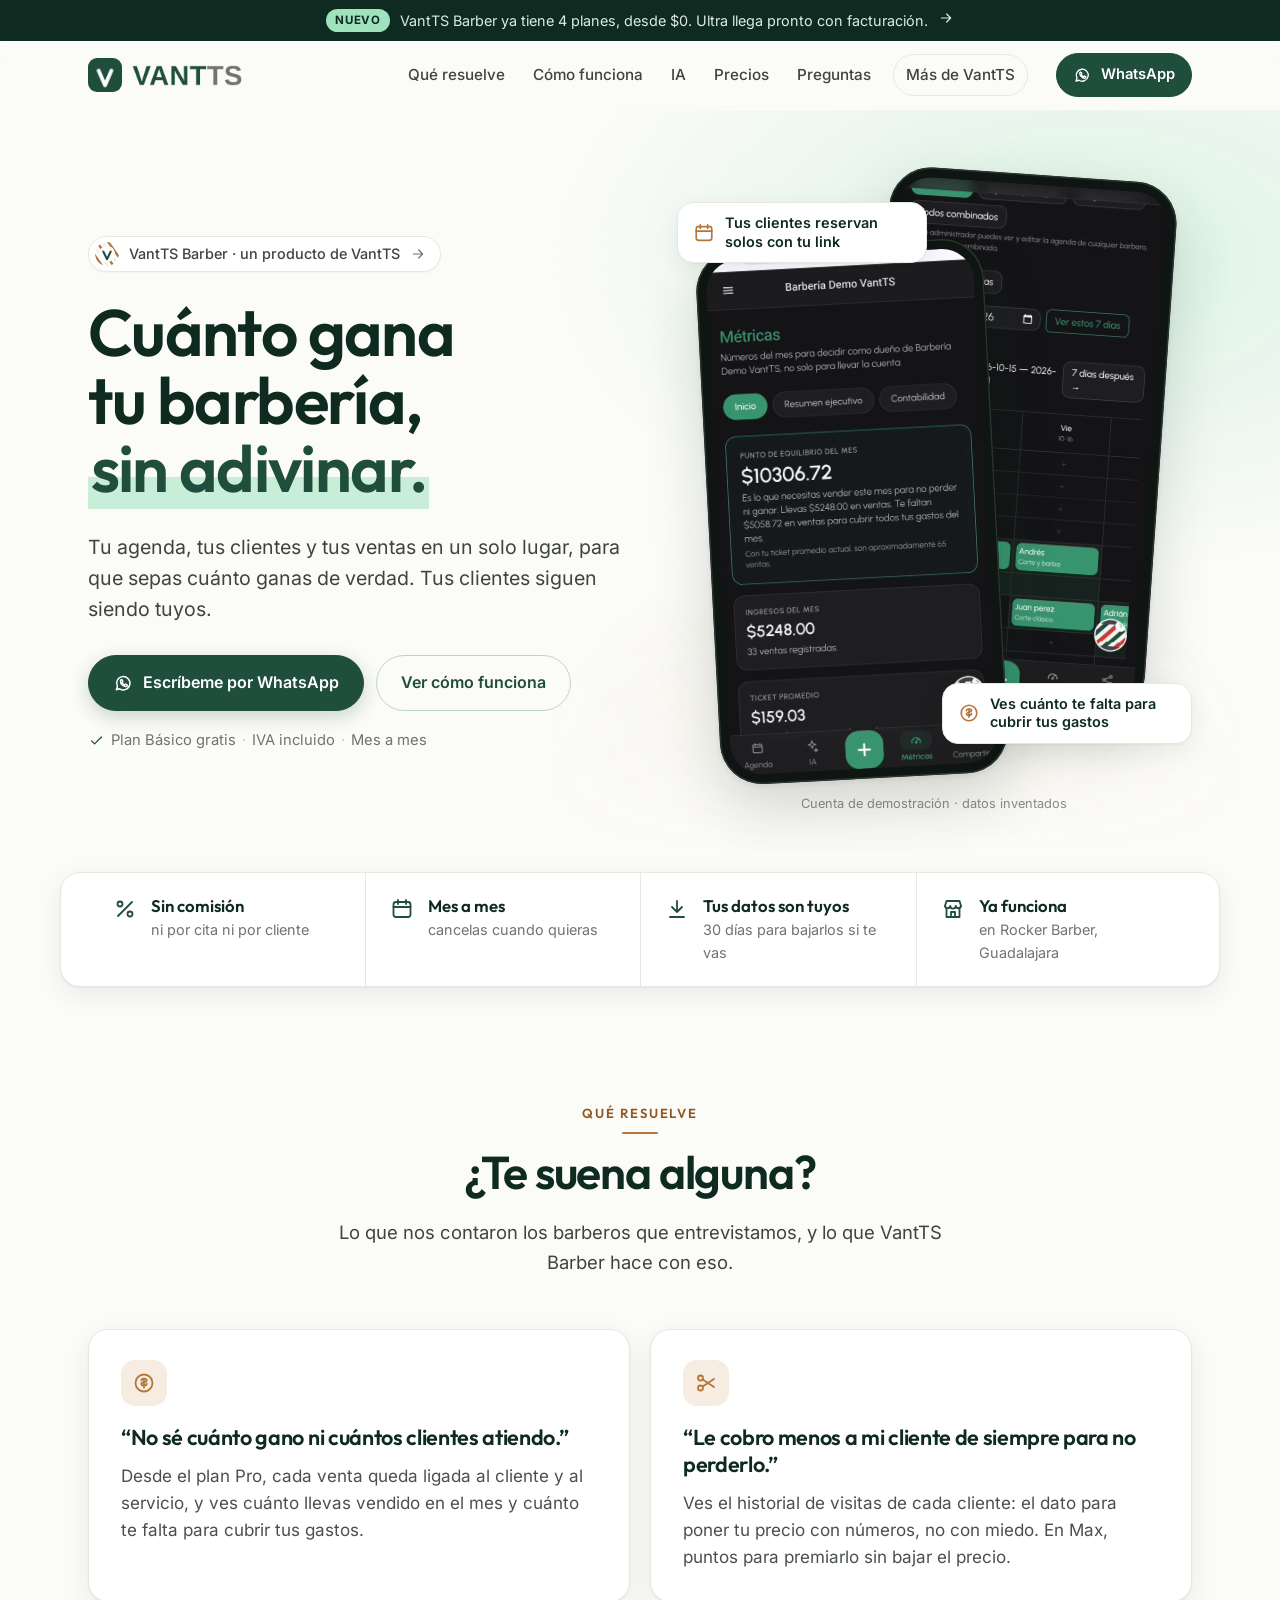
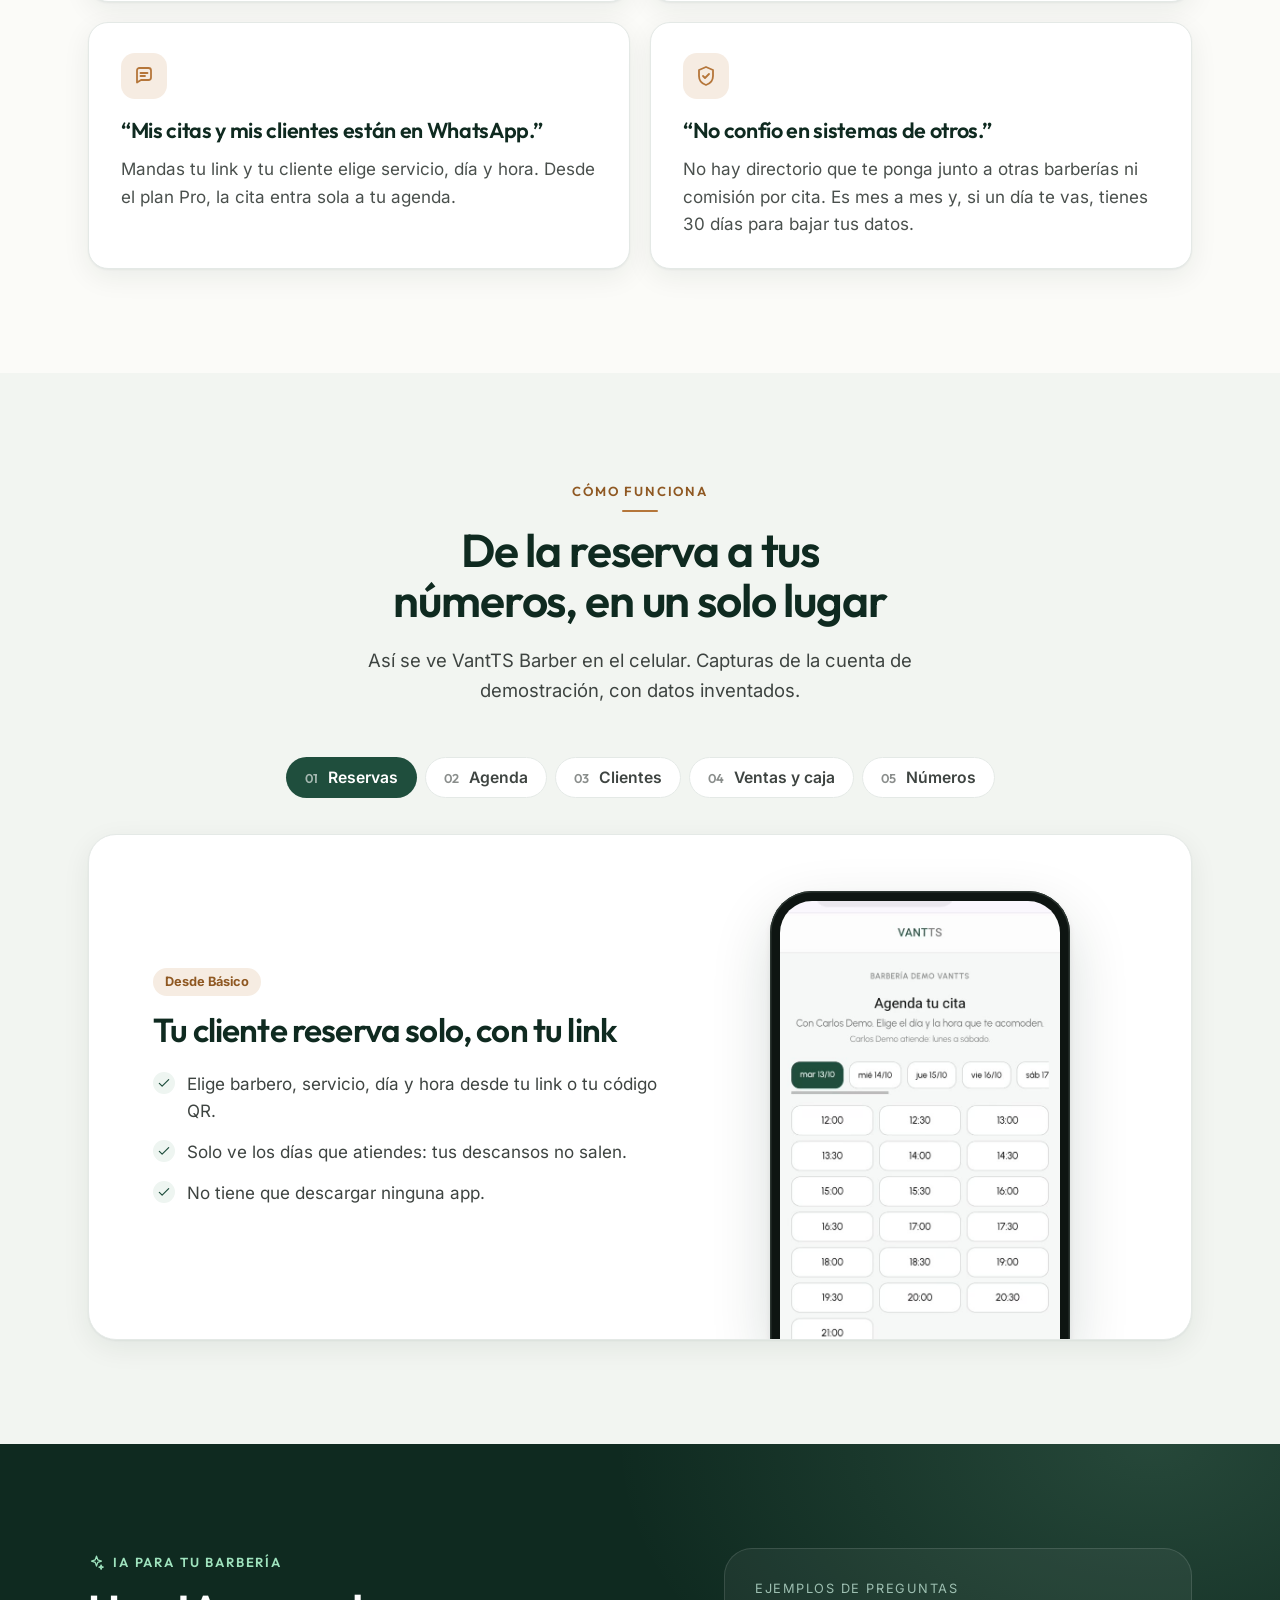
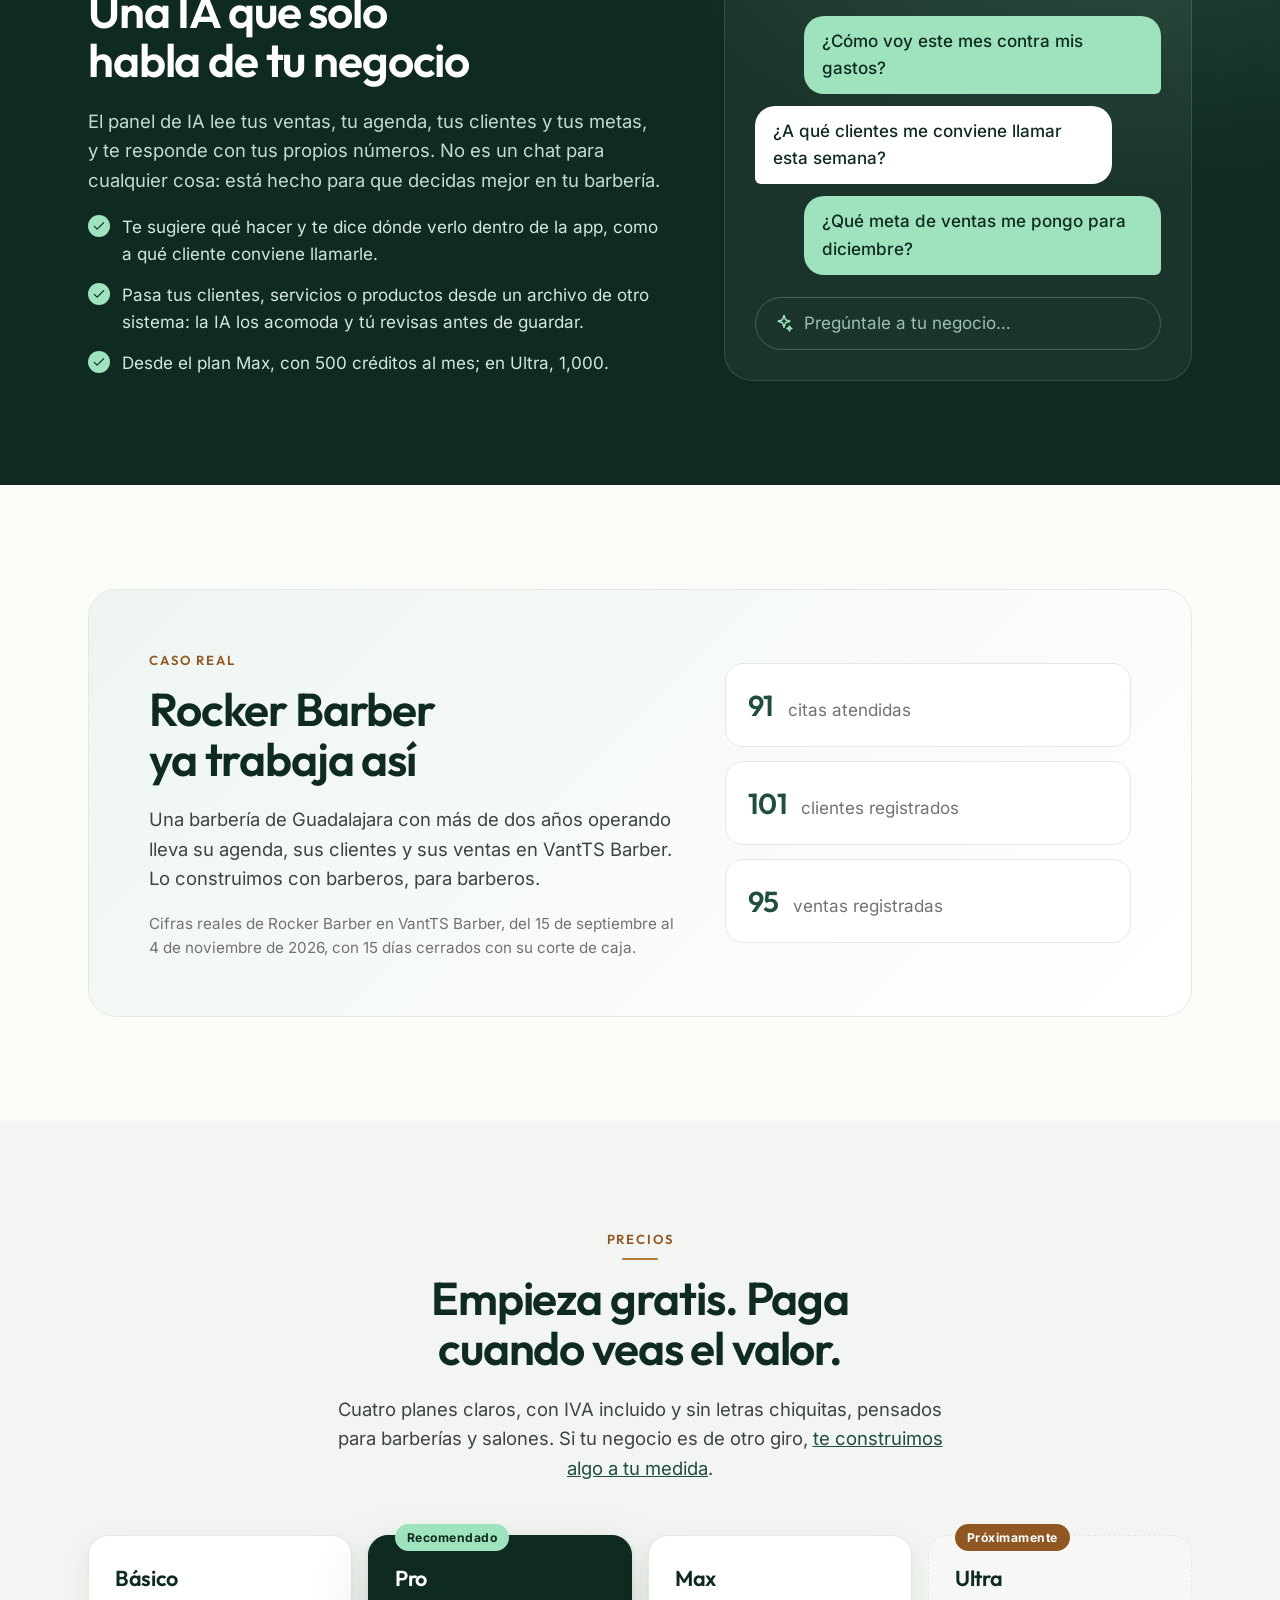
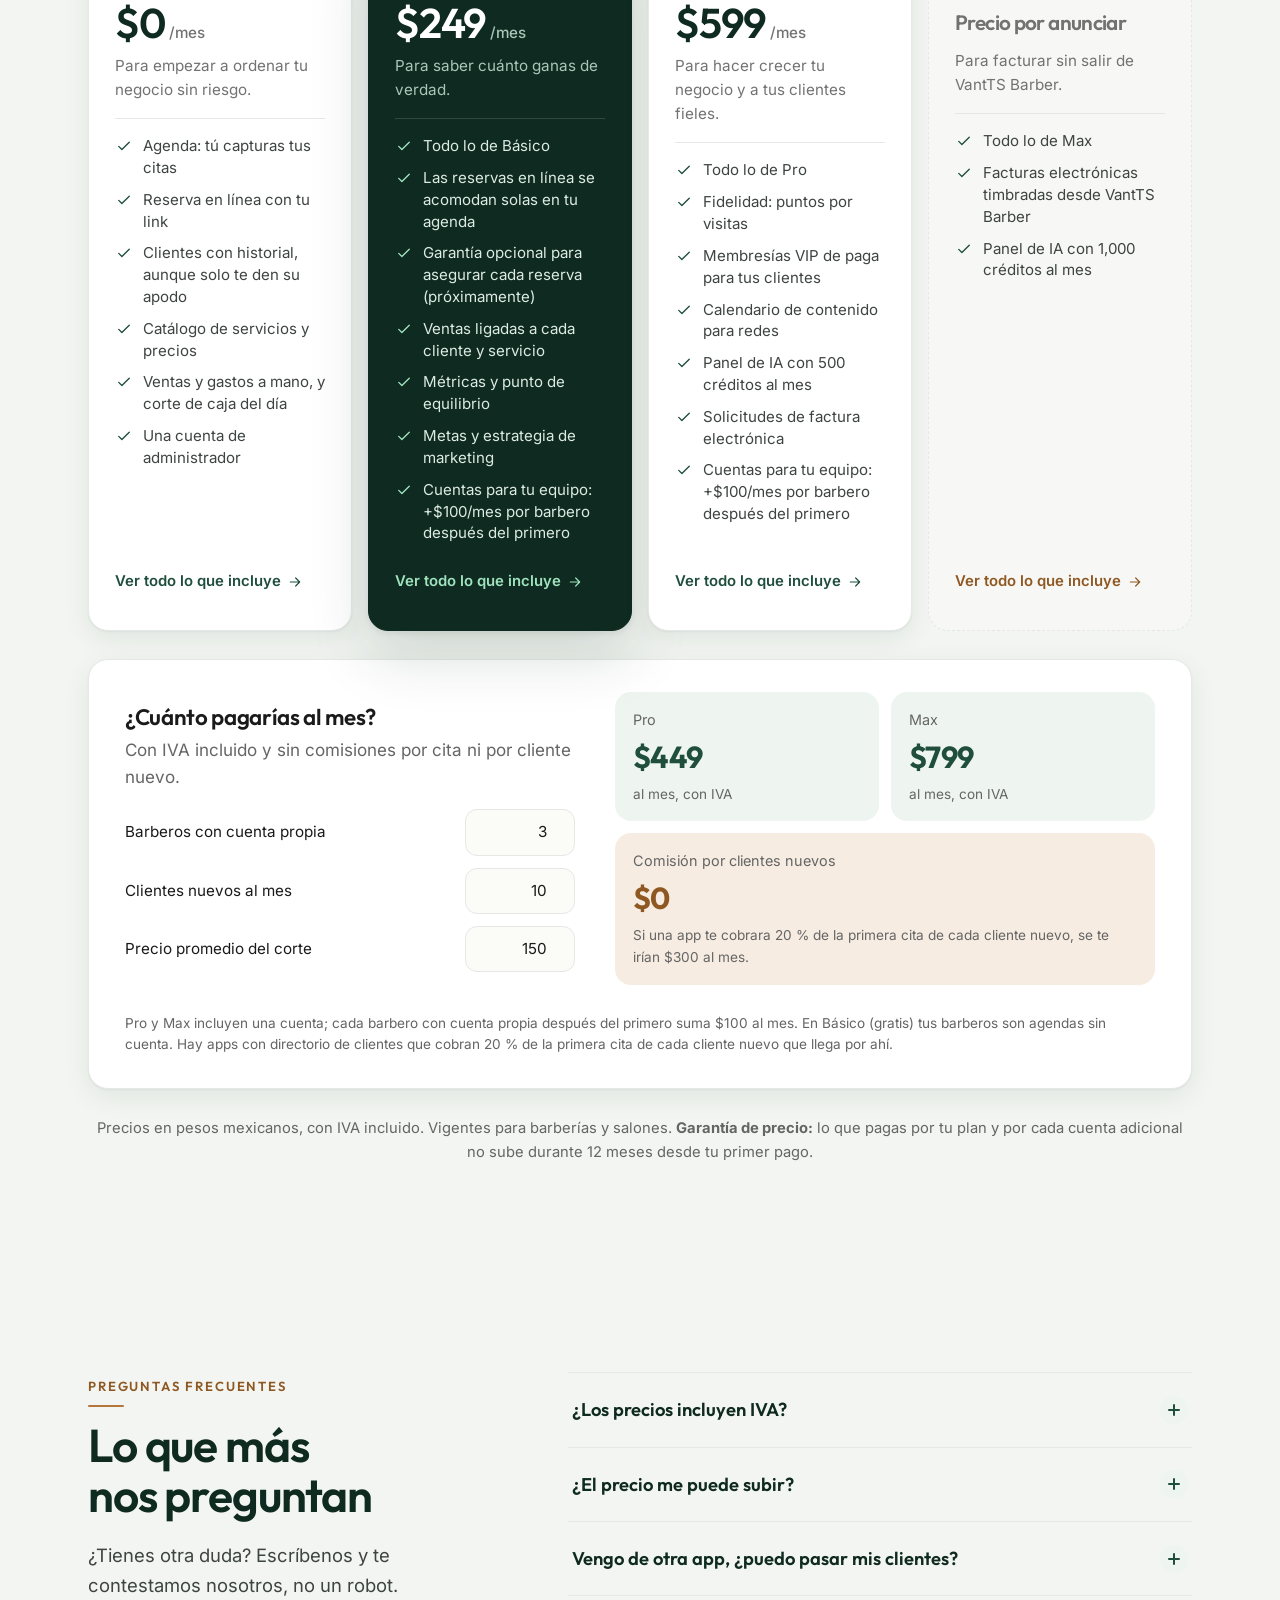
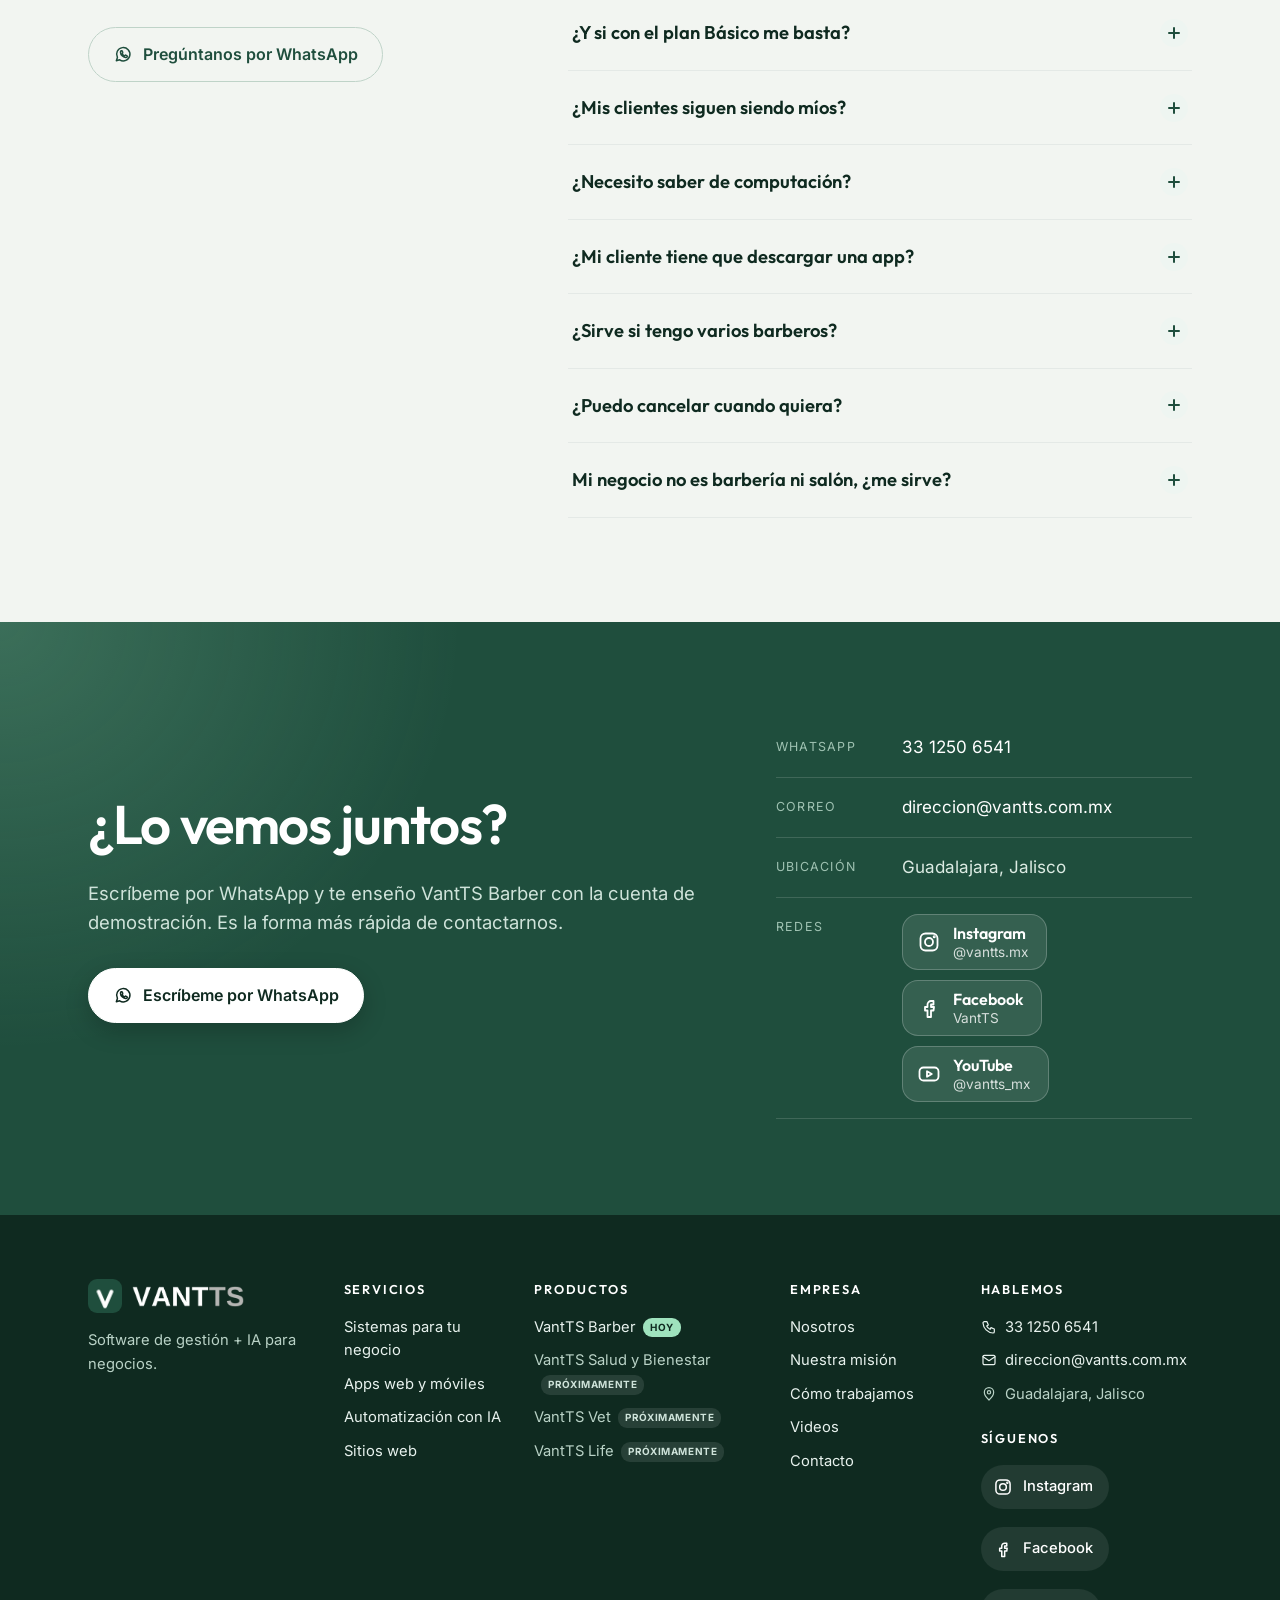
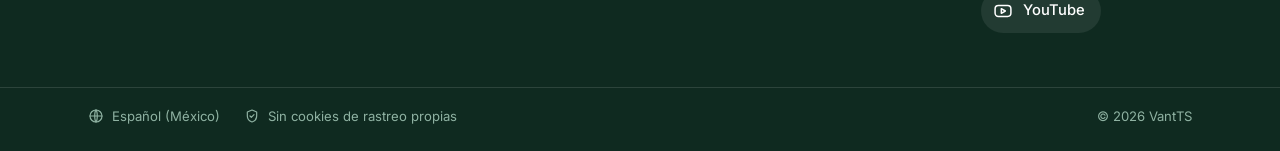
<file: precios.html>
<!doctype html>
<html lang="es-MX">
<head>
<meta charset="utf-8">
<title>VantTS</title>
<meta name="robots" content="noindex">
<link rel="canonical" href="https://vantts.com.mx/barber/#precios">
<meta http-equiv="refresh" content="0; url=/barber/#precios">
<script>location.replace("/barber/#precios");</script>
</head>
<body><a href="/barber/#precios">Continuar a VantTS</a></body>
</html>
</file>
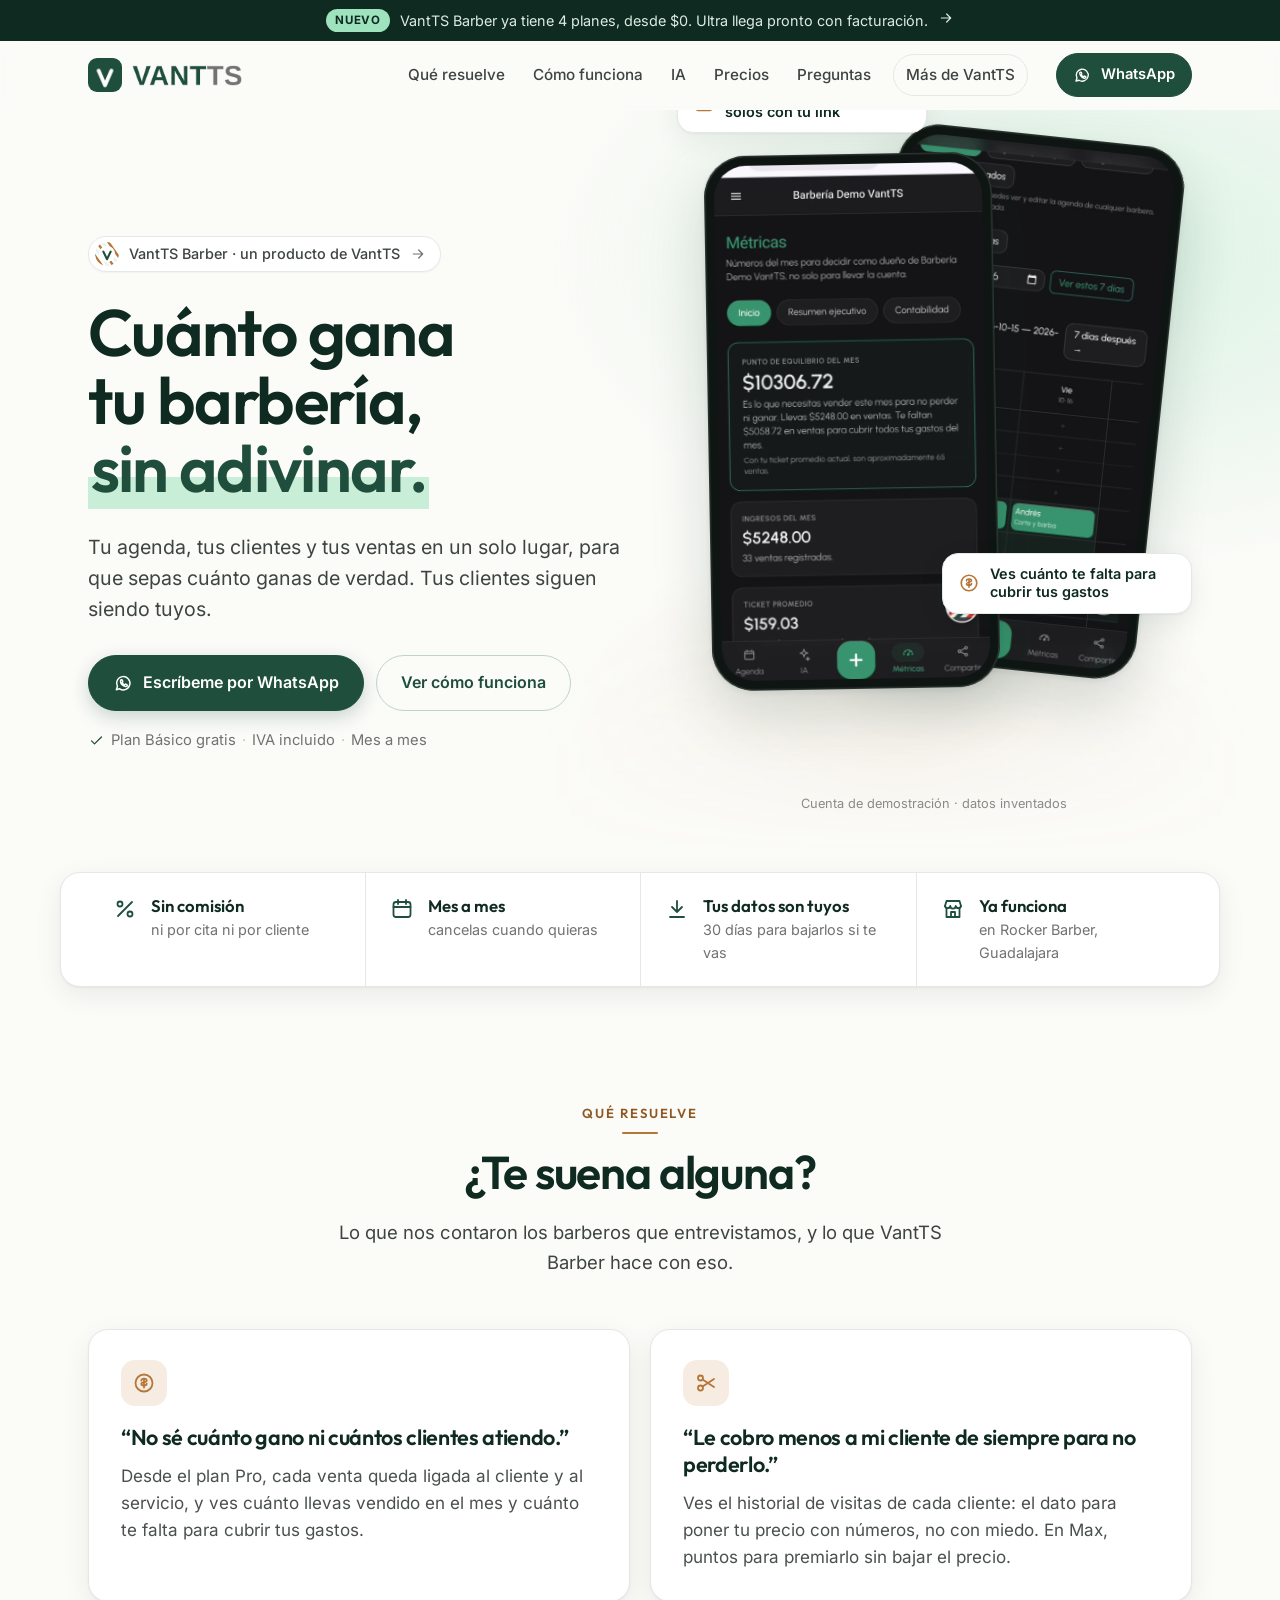
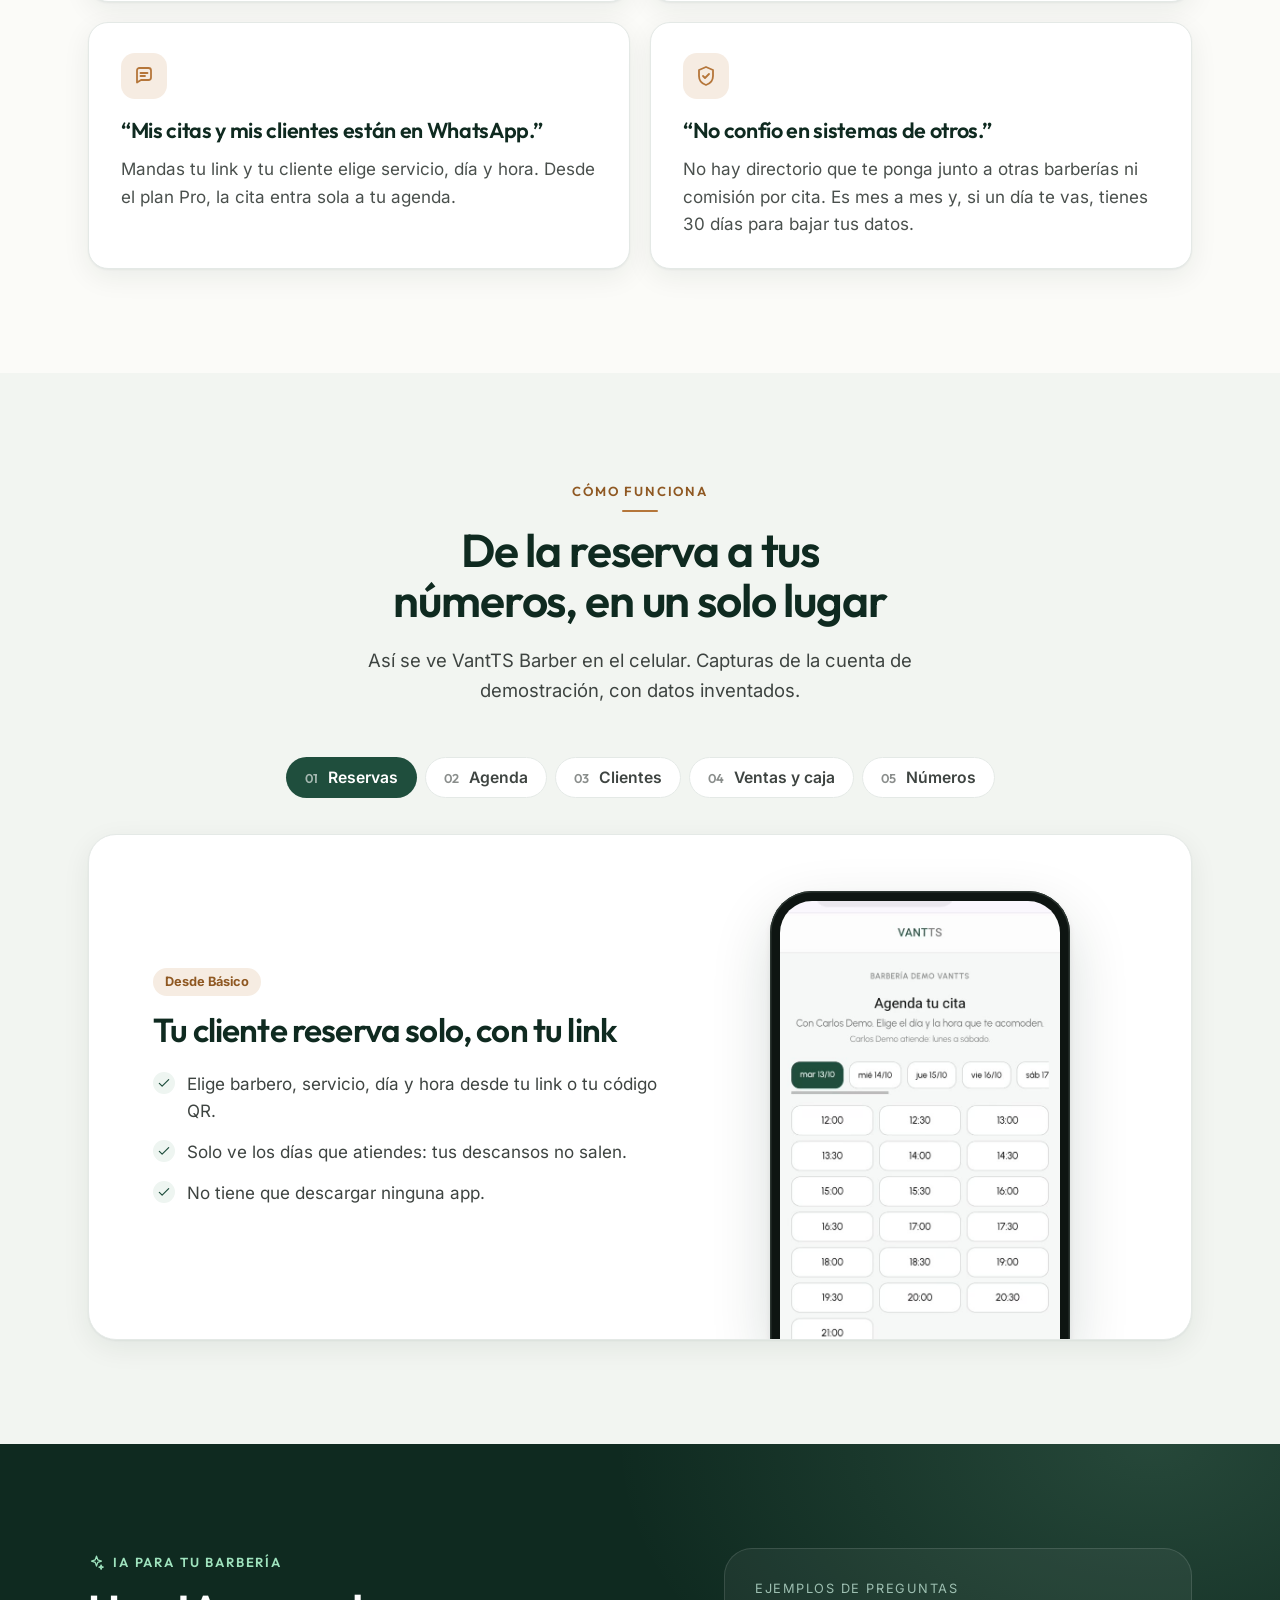
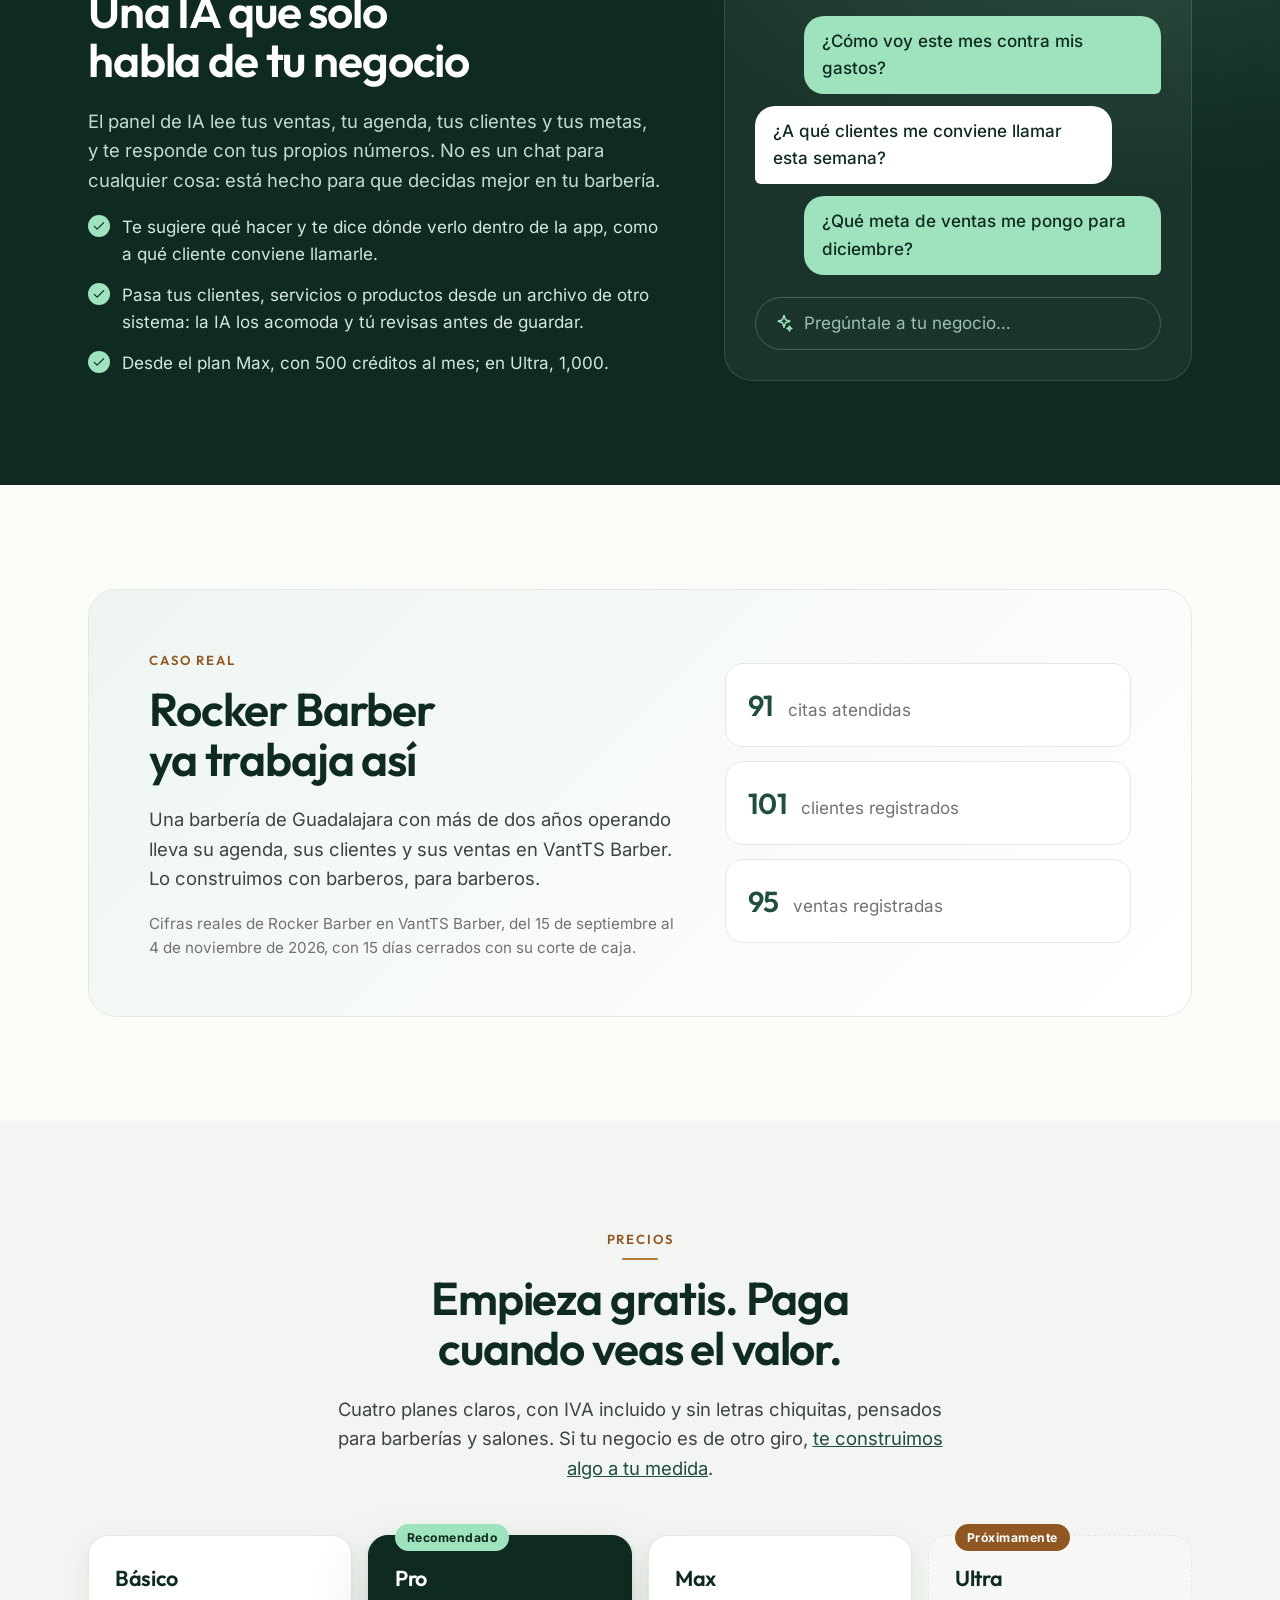
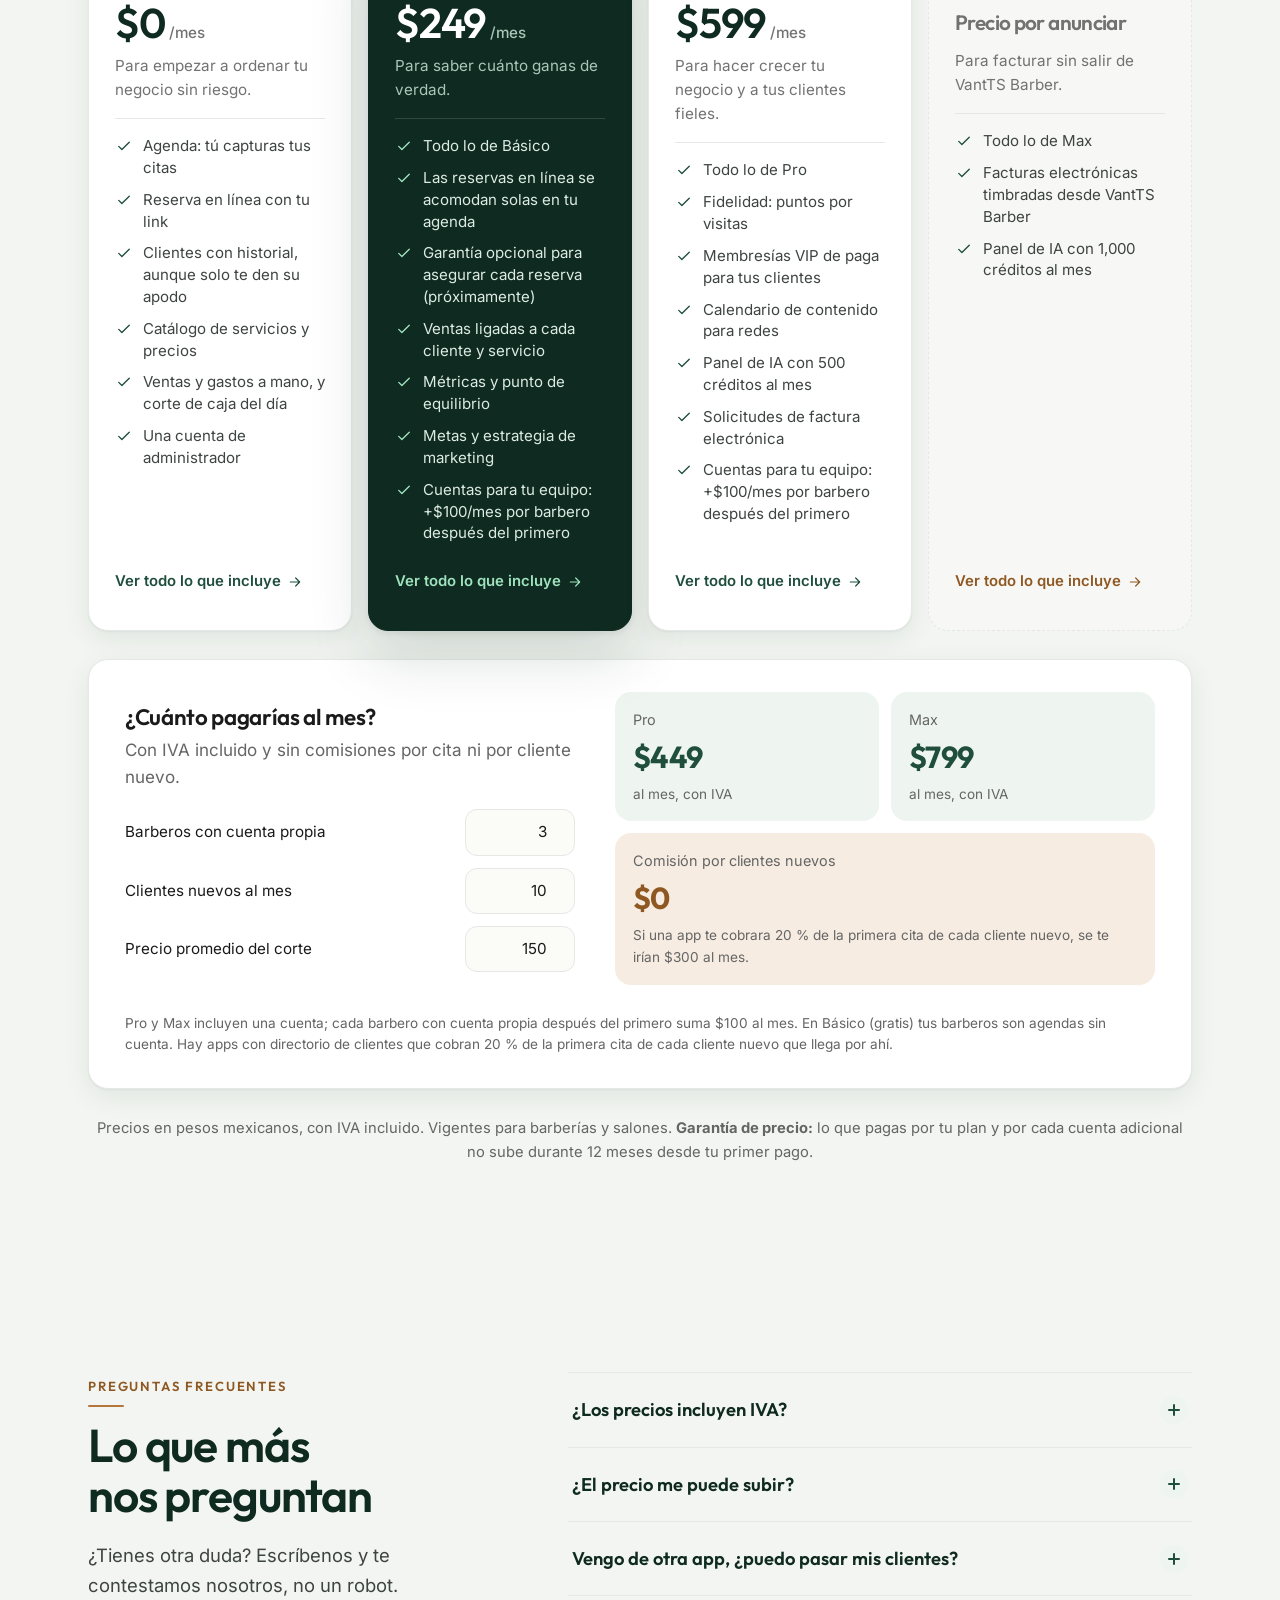
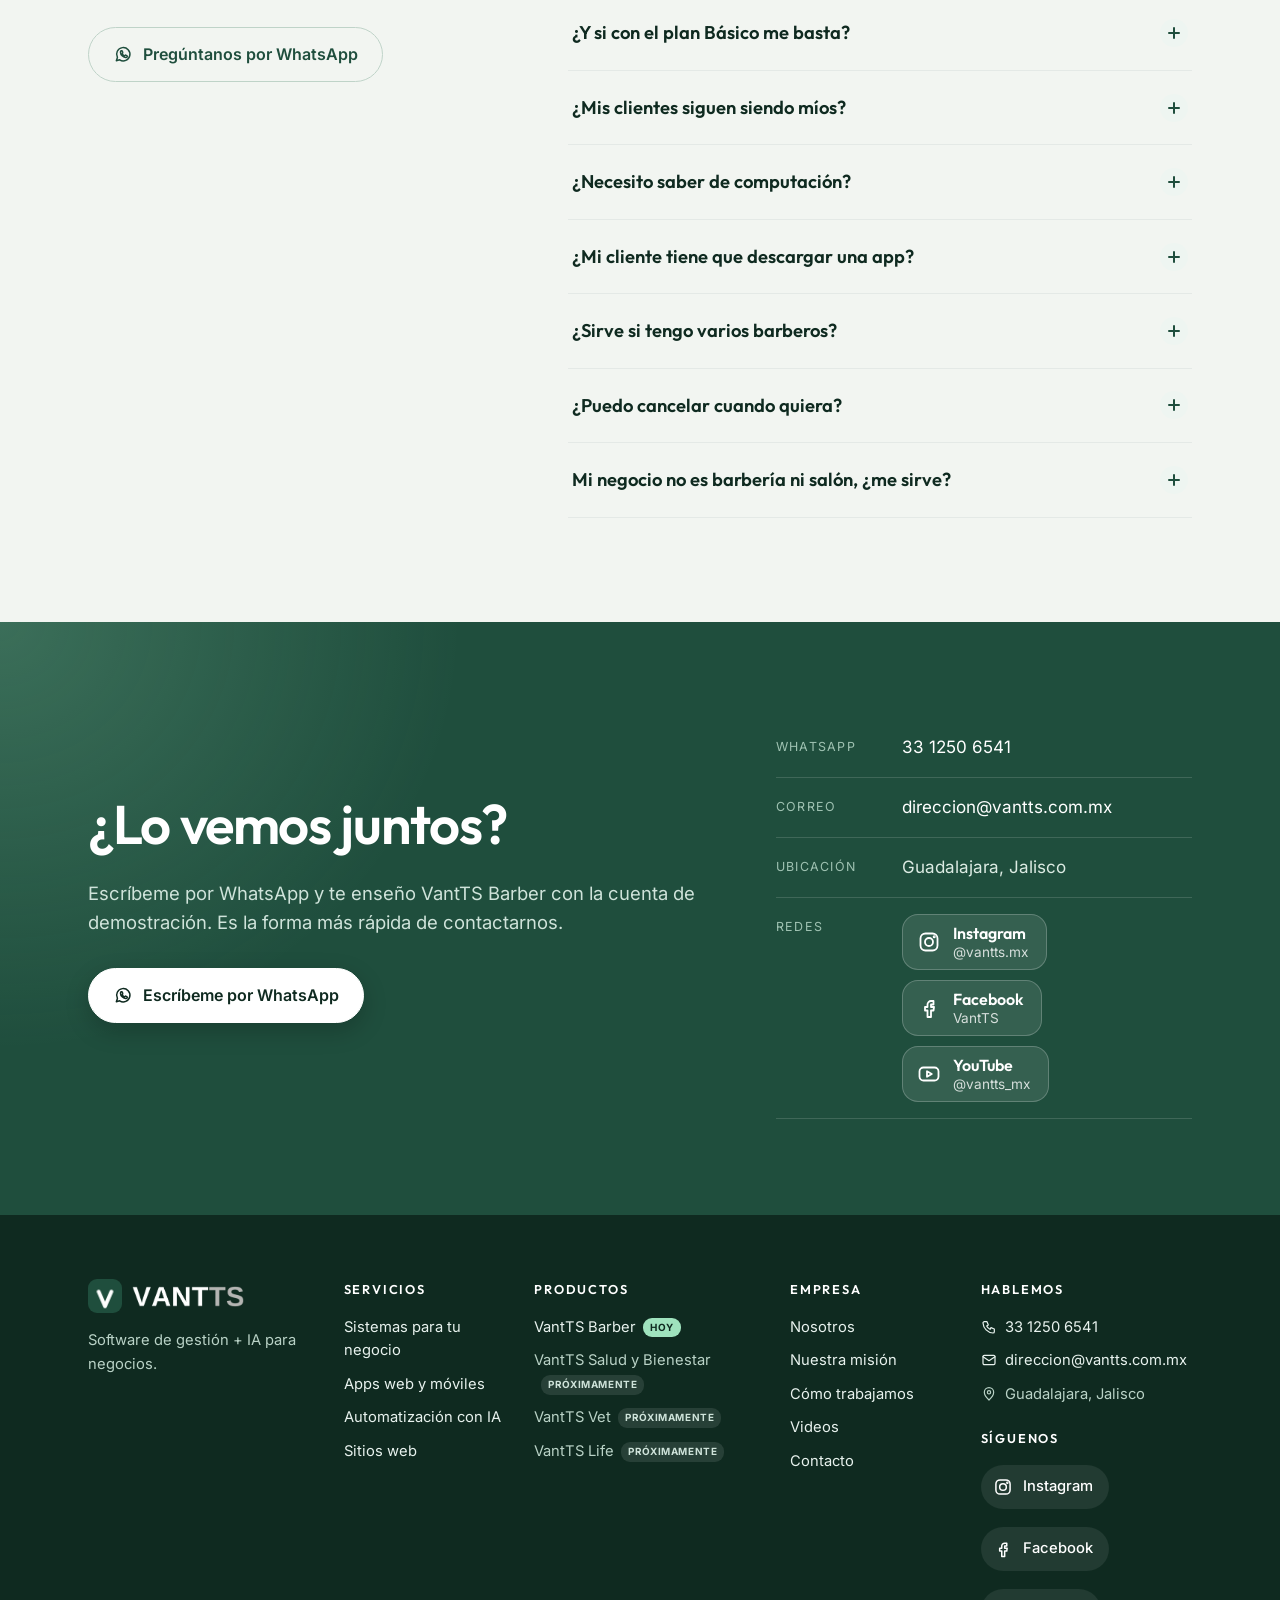
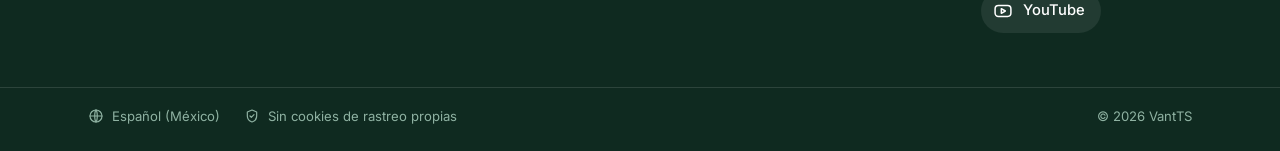
<file: solucion.html>
<!doctype html>
<html lang="es-MX">
<head>
<meta charset="utf-8">
<title>VantTS</title>
<meta name="robots" content="noindex">
<link rel="canonical" href="https://vantts.com.mx/barber/#solucion">
<meta http-equiv="refresh" content="0; url=/barber/#solucion">
<script>location.replace("/barber/#solucion");</script>
</head>
<body><a href="/barber/#solucion">Continuar a VantTS</a></body>
</html>
</file>
<file: assets/style.css>
/* ============================================================
   VantTS — hoja de estilos del sitio (v3, rediseño 18 oct 2026)
   Paleta oficial (Manual de Identidad): verde #1F4E3D, grises #717271 / #8A8A8A,
   texto #1A1A1A. Acento de VantTS Barber: cobre #B5763A.
   Tipografías propias del sitio (archivos locales, sin servicios externos):
   Outfit para títulos (geométrica, de la familia de Century Gothic) e Inter para texto.
   ============================================================ */

@font-face {
  font-family: "Outfit";
  src: url("fonts/outfit-latin-wght-normal.woff2") format("woff2");
  font-weight: 100 900;
  font-display: swap;
}
@font-face {
  font-family: "Inter";
  src: url("fonts/inter-latin-wght-normal.woff2") format("woff2");
  font-weight: 100 900;
  font-display: swap;
}

:root {
  --verde: #1F4E3D;
  --verde-oscuro: #163C2F;
  --verde-profundo: #0F2A20;
  --menta: #9FE3BE;
  --menta-2: #6FCF97;
  --verde-suave: #EEF5F1;
  --verde-suave-2: #E1EEE7;
  --cobre: #B5763A;
  --cobre-suave: #F6ECE2;
  --cobre-texto: #8F5822;
  --gris: #717271;
  --gris-texto: #646564;
  --gris-claro: #8A8A8A;
  --texto: #1A1A1A;
  --fondo: #FBFBF8;
  --blanco: #FFFFFF;
  --borde: #E4E9E6;

  --font-head: "Outfit", "Century Gothic", CenturyGothic, AppleGothic, sans-serif;
  --font-body: "Inter", system-ui, -apple-system, "Segoe UI", Roboto, sans-serif;

  --ancho: 1160px;
  --radio: 20px;
  --sombra: 0 1px 2px rgba(15, 42, 32, 0.05), 0 8px 28px rgba(15, 42, 32, 0.07);
  --sombra-alta: 0 2px 6px rgba(15, 42, 32, 0.08), 0 24px 60px rgba(15, 42, 32, 0.16);
  --nav-alto: 68px;
}

* { box-sizing: border-box; }
html { scroll-behavior: smooth; -webkit-text-size-adjust: 100%; }
@media (prefers-reduced-motion: reduce) { html { scroll-behavior: auto; } }
html, body { margin: 0; padding: 0; }

body {
  font-family: var(--font-body);
  font-size: 17px;
  line-height: 1.6;
  color: var(--texto);
  background: var(--fondo);
  -webkit-font-smoothing: antialiased;
  overflow-x: hidden;
}

h1, h2, h3 {
  font-family: var(--font-head);
  color: var(--verde-profundo);
  margin: 0 0 0.45em 0;
  font-weight: 600;
  letter-spacing: -0.025em;
  text-wrap: balance;
}
h1 { font-size: clamp(2.4rem, 5.2vw, 4.1rem); line-height: 1.04; }
h2 { font-size: clamp(1.9rem, 3.6vw, 2.9rem); line-height: 1.08; }
h3 { font-size: 1.3rem; line-height: 1.2; letter-spacing: -0.015em; }
p { margin: 0 0 1em 0; }
a { color: var(--verde); }
img { max-width: 100%; display: block; }

.contenedor { max-width: var(--ancho); margin: 0 auto; padding: 0 28px; }

.saltar { position: absolute; left: -999px; top: 8px; background: var(--verde); color: #fff; padding: 8px 14px; border-radius: 8px; z-index: 100; }
.saltar:focus { left: 12px; }

:focus-visible { outline: 3px solid var(--menta-2); outline-offset: 3px; border-radius: 6px; }

.ico { width: 20px; height: 20px; flex: none; fill: none; stroke: currentColor; stroke-width: 1.8; stroke-linecap: round; stroke-linejoin: round; }

.eyebrow {
  display: inline-flex; align-items: center; gap: 8px;
  font-family: var(--font-head);
  font-size: 0.82rem; font-weight: 600;
  letter-spacing: 0.14em; text-transform: uppercase;
  color: var(--cobre-texto);
  margin: 0 0 14px 0;
}
.eyebrow .ico { width: 17px; height: 17px; }
.lead { font-size: 1.15rem; color: #3E4441; max-width: 640px; }

/* ---------- Botones ---------- */
.btn {
  display: inline-flex; align-items: center; justify-content: center; gap: 10px;
  font-family: var(--font-body); font-weight: 600; font-size: 1rem;
  padding: 14px 24px; border-radius: 999px;
  background: var(--verde); color: #fff; text-decoration: none;
  border: 1.5px solid var(--verde);
  box-shadow: 0 6px 18px rgba(31, 78, 61, 0.22);
  transition: transform 0.15s ease, background 0.15s ease, box-shadow 0.15s ease;
}
.btn:hover { background: var(--verde-oscuro); transform: translateY(-1px); box-shadow: 0 10px 24px rgba(31, 78, 61, 0.28); }
.btn-sec { background: transparent; color: var(--verde); box-shadow: none; border-color: #BFD3C8; }
.btn-sec:hover { background: var(--verde-suave); box-shadow: none; }
.btn-claro { background: #fff; color: var(--verde-profundo); border-color: #fff; box-shadow: 0 8px 24px rgba(0, 0, 0, 0.2); }
.btn-claro:hover { background: var(--verde-suave); }
.btn-chico { padding: 9px 16px; font-size: 0.92rem; box-shadow: none; }
.cta-fila { display: flex; flex-wrap: wrap; gap: 12px; margin: 30px 0 18px 0; }
.micro { display: flex; align-items: center; flex-wrap: wrap; gap: 6px; font-size: 0.92rem; color: var(--gris); margin: 0; }
.micro .ico { width: 17px; height: 17px; color: var(--verde); }
.punto { color: #BFC6C2; }

/* ---------- Barra de anuncio ---------- */
.anuncio { background: var(--verde-profundo); font-size: 0.9rem; }
.anuncio a {
  display: flex; align-items: center; justify-content: center; gap: 10px;
  padding: 9px 20px; color: #DCEBE3; text-decoration: none; text-align: center;
}
.anuncio a:hover { color: #fff; }
.anuncio-tag { background: var(--menta); color: var(--verde-profundo); font-weight: 700; font-size: 0.72rem; letter-spacing: 0.06em; text-transform: uppercase; padding: 2px 9px; border-radius: 999px; flex: none; }
.anuncio-flecha .ico { width: 16px; height: 16px; }

/* ---------- Menú superior fijo ---------- */
.nav {
  position: sticky; top: 0; z-index: 50;
  background: rgba(251, 251, 248, 0.82);
  -webkit-backdrop-filter: saturate(180%) blur(14px);
  backdrop-filter: saturate(180%) blur(14px);
  border-bottom: 1px solid transparent;
  transition: border-color 0.2s ease, background 0.2s ease;
}
.nav.con-borde { border-bottom-color: var(--borde); background: rgba(251, 251, 248, 0.92); }
.nav-in { display: flex; align-items: center; gap: 28px; height: var(--nav-alto); }
.nav-logo { display: flex; align-items: center; gap: 10px; text-decoration: none; }
.logo-ico { width: 34px; height: 34px; border-radius: 9px; }
.nav-logo .logo-texto { height: 21px; width: auto; }
.nav-links { display: flex; align-items: center; gap: 4px; margin-left: auto; }
.nav-links a {
  color: #3E4441; text-decoration: none; font-size: 0.95rem; font-weight: 500;
  padding: 8px 12px; border-radius: 999px; transition: background 0.15s ease, color 0.15s ease;
}
.nav-links a:hover { background: var(--verde-suave); color: var(--verde); }
.nav-links a.activa { color: var(--verde); background: var(--verde-suave); }
.nav-links .nav-wa { display: none; }
.nav-cta .ico { width: 18px; height: 18px; }
.nav-boton { display: none; }

/* ---------- Hero ---------- */
.hero { position: relative; overflow: hidden; padding: 64px 0 40px 0; }
.hero-fondo {
  position: absolute; inset: 0; z-index: -1;
  -webkit-mask-image: linear-gradient(180deg, #000 70%, transparent 100%);
  mask-image: linear-gradient(180deg, #000 70%, transparent 100%);
  background:
    radial-gradient(60% 60% at 85% 20%, rgba(159, 227, 190, 0.35) 0%, rgba(159, 227, 190, 0) 70%),
    radial-gradient(40% 50% at 70% 90%, rgba(181, 118, 58, 0.12) 0%, rgba(181, 118, 58, 0) 70%);
}
.hero-grid { display: grid; grid-template-columns: 1.05fr 1fr; gap: 48px; align-items: center; }
.pildora {
  display: inline-flex; align-items: center; gap: 10px;
  background: #fff; border: 1px solid var(--borde); border-radius: 999px;
  padding: 5px 14px 5px 6px; margin-bottom: 26px;
  font-size: 0.9rem; font-weight: 500; color: #3E4441; text-decoration: none;
  box-shadow: 0 1px 2px rgba(0, 0, 0, 0.04);
}
.pildora img { width: 24px; height: 24px; border-radius: 50%; }
.pildora .ico { width: 16px; height: 16px; color: var(--gris); }
.pildora:hover { border-color: #C9D8D0; }
.acento { color: var(--verde); background: linear-gradient(transparent 62%, rgba(159, 227, 190, 0.55) 62%); padding: 0 0.04em; }
.hero-texto .lead { font-size: 1.22rem; }

.hero-visual { position: relative; height: 640px; }
.telefono {
  margin: 0; padding: 10px; background: #0E1512; border-radius: 42px;
  box-shadow: var(--sombra-alta), inset 0 0 0 1.5px #2B3530;
}
.telefono img { border-radius: 32px; width: 100%; height: auto; }
.hero-visual .telefono { position: absolute; width: 288px; }
.telefono-atras { right: 6%; top: 0; transform: rotate(4deg); }
.telefono-frente { left: 6%; top: 70px; transform: rotate(-3deg); z-index: 2; }
.chip {
  position: absolute; z-index: 3; display: flex; align-items: center; gap: 10px;
  background: #fff; border: 1px solid var(--borde); border-radius: 16px;
  padding: 11px 15px; font-size: 0.9rem; font-weight: 600; color: var(--verde-profundo);
  box-shadow: var(--sombra); max-width: 250px; line-height: 1.3;
}
.chip .ico { color: var(--cobre); width: 22px; height: 22px; }
.chip-1 { left: 0; top: 28px; }
.chip-2 { right: 0; bottom: 70px; }
.demo-nota { position: absolute; bottom: 0; left: 0; right: 0; text-align: center; font-size: 0.8rem; color: var(--gris-claro); margin: 0; }

/* ---------- Franja de confianza ---------- */
.confianza { padding: 18px 0 8px 0; }
.confianza-grid {
  display: grid; grid-template-columns: repeat(4, 1fr); gap: 0;
  background: #fff; border: 1px solid var(--borde); border-radius: var(--radio); box-shadow: var(--sombra);
}
.conf { display: flex; gap: 14px; align-items: flex-start; padding: 22px 24px; }
.conf + .conf { border-left: 1px solid var(--borde); }
.conf .ico { width: 24px; height: 24px; color: var(--verde); margin-top: 2px; }
.conf p { margin: 0; line-height: 1.35; }
.conf strong { display: block; font-family: var(--font-head); font-weight: 600; font-size: 1.05rem; color: var(--verde-profundo); }
.conf span { font-size: 0.9rem; color: var(--gris); }

/* ---------- Secciones ---------- */
.seccion { padding: 104px 0; scroll-margin-top: var(--nav-alto); }
.seccion-alt { background: #F2F5F1; }
.encabezado { max-width: 760px; margin: 0 auto 52px auto; text-align: center; }
.encabezado .lead { margin-left: auto; margin-right: auto; }
.encabezado-izq { text-align: left; margin: 0; }
[id] { scroll-margin-top: calc(var(--nav-alto) + 8px); }

/* Dolores */
.dolores { display: grid; grid-template-columns: repeat(2, 1fr); gap: 20px; }
.dolor { background: #fff; border: 1px solid var(--borde); border-radius: var(--radio); padding: 30px 32px; box-shadow: var(--sombra); }
.dolor-ico { width: 46px; height: 46px; border-radius: 14px; display: grid; place-items: center; background: var(--cobre-suave); color: var(--cobre); margin-bottom: 18px; }
.dolor-ico .ico { width: 24px; height: 24px; }
.dolor-frase { font-family: var(--font-head); font-size: 1.35rem; font-weight: 600; line-height: 1.25; color: var(--verde-profundo); letter-spacing: -0.015em; margin-bottom: 12px; }
.dolor-resp { color: #4A504D; margin: 0; }

/* Pestañas */
.tabs { display: flex; justify-content: center; gap: 8px; flex-wrap: wrap; margin-bottom: 36px; }
.tab {
  font-family: var(--font-body); font-size: 0.98rem; font-weight: 600; cursor: pointer;
  display: inline-flex; align-items: center; gap: 10px;
  background: #fff; color: #3E4441; border: 1px solid var(--borde); border-radius: 999px; padding: 10px 18px;
  transition: background 0.15s ease, color 0.15s ease, border-color 0.15s ease;
}
.tab:hover { border-color: #BFD3C8; }
.tab[aria-selected="true"] { background: var(--verde); color: #fff; border-color: var(--verde); }
.tab-num { font-family: var(--font-head); font-size: 0.8rem; opacity: 0.6; }
.panel {
  display: grid; grid-template-columns: 1.1fr 0.9fr; gap: 56px; align-items: center;
  background: #fff; border: 1px solid var(--borde); border-radius: 28px; padding: 56px 64px 0 64px;
  box-shadow: var(--sombra); overflow: hidden;
}
.panel[hidden] { display: none; }
.panel.entra { animation: entra 0.35s ease both; }
@keyframes entra { from { opacity: 0; transform: translateY(8px); } to { opacity: 1; transform: none; } }
.panel-texto { padding-bottom: 56px; }
.panel-texto h3 { font-size: clamp(1.6rem, 2.6vw, 2.2rem); line-height: 1.1; margin: 16px 0 22px 0; letter-spacing: -0.025em; }
.plan-chip { display: inline-block; font-size: 0.8rem; font-weight: 700; color: var(--cobre-texto); background: var(--cobre-suave); border-radius: 999px; padding: 4px 12px; }
.panel-visual { align-self: end; display: flex; justify-content: center; }
.panel-visual .telefono { width: 300px; border-radius: 42px 42px 0 0; padding-bottom: 0; margin-bottom: -2px; }
.panel-visual .telefono img { border-radius: 32px 32px 0 0; height: 440px; object-fit: cover; object-position: top; }
.lista-check { list-style: none; padding: 0; margin: 0; display: grid; gap: 14px; }
.lista-check li { display: flex; gap: 12px; align-items: flex-start; color: #3E4441; }
.lista-check .ico { width: 22px; height: 22px; color: var(--verde); background: var(--verde-suave); border-radius: 50%; padding: 3px; margin-top: 1px; }

/* IA */
.seccion-oscura {
  background: radial-gradient(70% 90% at 90% 0%, rgba(159, 227, 190, 0.16) 0%, rgba(159, 227, 190, 0) 60%), var(--verde-profundo);
  color: #D5E6DD;
}
.seccion-oscura h2 { color: #fff; }
.seccion-oscura .lead { color: #C6DACF; }
.eyebrow-claro { color: var(--menta); }
.ia-grid { display: grid; grid-template-columns: 1.1fr 0.9fr; gap: 64px; align-items: center; }
.lista-clara li { color: #D5E6DD; }
.lista-clara .ico { color: var(--verde-profundo); background: var(--menta); }
.ia-ejemplos {
  background: rgba(255, 255, 255, 0.05); border: 1px solid rgba(255, 255, 255, 0.12);
  border-radius: 28px; padding: 30px; display: grid; gap: 12px;
}
.ia-etiqueta { font-size: 0.8rem; letter-spacing: 0.12em; text-transform: uppercase; color: #9DBFB1; margin: 0 0 4px 0; }
.burbuja {
  justify-self: end; max-width: 88%;
  background: var(--menta); color: var(--verde-profundo); font-weight: 500;
  padding: 12px 18px; border-radius: 20px 20px 6px 20px;
}
.burbuja:nth-child(3) { justify-self: start; border-radius: 20px 20px 20px 6px; background: #fff; }
.ia-campo {
  display: flex; align-items: center; gap: 10px; margin-top: 10px;
  border: 1px solid rgba(255, 255, 255, 0.2); border-radius: 999px; padding: 12px 18px; color: #9DBFB1;
}
.ia-campo .ico { color: var(--menta); }

/* Caso */
.caso {
  display: grid; grid-template-columns: 1.3fr 1fr; gap: 48px; align-items: center;
  background: linear-gradient(135deg, var(--verde-suave) 0%, #fff 100%);
  border: 1px solid var(--borde); border-radius: 28px; padding: 56px 60px;
}
.caso-nota { color: var(--gris); font-size: 0.95rem; margin: 0; }
.caso-datos { display: grid; gap: 14px; }
.dato { background: #fff; border: 1px solid var(--borde); border-radius: 18px; padding: 18px 22px; display: flex; align-items: baseline; gap: 14px; }
.dato strong { font-family: var(--font-head); font-size: 1.8rem; font-weight: 600; color: var(--verde); letter-spacing: -0.02em; white-space: nowrap; }
.dato span { color: var(--gris); }

/* Precios */
.planes { display: grid; grid-template-columns: repeat(4, 1fr); gap: 16px; align-items: stretch; }
.plan {
  position: relative; background: #fff; border: 1px solid var(--borde); border-radius: var(--radio);
  padding: 30px 26px; display: flex; flex-direction: column; box-shadow: var(--sombra);
}
.plan h3 { font-size: 1.35rem; margin-bottom: 10px; }
.plan-precio { font-family: var(--font-head); font-size: 2.6rem; font-weight: 600; color: var(--verde-profundo); letter-spacing: -0.03em; line-height: 1; margin-bottom: 10px; }
.plan-precio span { font-family: var(--font-body); font-size: 0.95rem; font-weight: 500; color: var(--gris); letter-spacing: 0; margin-left: 4px; }
.plan-precio.pronto { font-size: 1.3rem; color: var(--gris); padding: 10px 0 6px 0; }
.plan-sub { color: var(--gris); font-size: 0.95rem; min-height: 3em; border-bottom: 1px solid var(--borde); padding-bottom: 16px; margin-bottom: 16px; }
.plan ul { list-style: none; padding: 0; margin: 0; display: grid; gap: 10px; }
.plan li { display: flex; gap: 10px; align-items: flex-start; font-size: 0.94rem; color: #3E4441; line-height: 1.45; }
.plan li .ico { width: 18px; height: 18px; color: var(--verde); margin-top: 2px; }
.plan.destacado { background: var(--verde-profundo); border-color: var(--verde-profundo); box-shadow: var(--sombra-alta); }
.plan.destacado h3, .plan.destacado .plan-precio { color: #fff; }
.plan.destacado .plan-precio span, .plan.destacado .plan-sub { color: #A9C7B9; }
.plan.destacado .plan-sub { border-bottom-color: rgba(255, 255, 255, 0.14); }
.plan.destacado li { color: #DCEBE3; }
.plan.destacado li .ico { color: var(--menta); }
.plan-etiqueta {
  position: absolute; top: -12px; left: 26px;
  font-size: 0.76rem; font-weight: 700; letter-spacing: 0.04em;
  background: var(--menta); color: var(--verde-profundo); padding: 4px 12px; border-radius: 999px;
}
.plan.proximo { background: #F7F8F6; border-style: dashed; box-shadow: none; }
.plan.proximo .plan-etiqueta { background: var(--cobre-texto); color: #fff; }
.nota { text-align: center; color: var(--gris-texto); font-size: 0.92rem; margin: 28px 0 0 0; }

/* Preguntas */
.faq-grid { display: grid; grid-template-columns: 0.8fr 1.2fr; gap: 64px; align-items: start; }
.faq-grid .encabezado-izq { position: sticky; top: calc(var(--nav-alto) + 32px); }
.faq-grid .btn { margin-top: 8px; }
.faq { border-top: 1px solid var(--borde); }
.faq-item { border-bottom: 1px solid var(--borde); }
.faq-item summary {
  list-style: none; cursor: pointer; display: flex; align-items: center; justify-content: space-between; gap: 20px;
  padding: 22px 4px; font-family: var(--font-head); font-size: 1.15rem; font-weight: 600; color: var(--verde-profundo);
}
.faq-item summary::-webkit-details-marker { display: none; }
.faq-mas { position: relative; width: 28px; height: 28px; flex: none; border-radius: 50%; background: var(--verde-suave); }
.faq-mas::before, .faq-mas::after { content: ""; position: absolute; left: 8px; right: 8px; top: 13px; height: 2px; background: var(--verde); border-radius: 2px; transition: transform 0.2s ease; }
.faq-mas::after { transform: rotate(90deg); }
.faq-item[open] .faq-mas::after { transform: rotate(0deg); }
.faq-item p { margin: 0 4px 22px 4px; color: #4A504D; max-width: 640px; }

/* Nosotros */
.nosotros-grid { display: grid; grid-template-columns: 1.1fr 0.9fr; gap: 64px; align-items: center; }
.nosotros-grid p { color: #4A504D; }
.mision { background: #fff; border: 1px solid var(--borde); border-radius: 28px; padding: 36px; box-shadow: var(--sombra); }
.mision-texto { font-family: var(--font-head); font-size: 1.35rem; line-height: 1.35; color: var(--verde-profundo) !important; letter-spacing: -0.01em; }
.giros { list-style: none; padding: 0; margin: 22px 0 0 0; display: grid; gap: 10px; }
.giros li { display: flex; align-items: center; gap: 12px; color: #3E4441; }
.giro-tag { font-size: 0.72rem; font-weight: 700; letter-spacing: 0.04em; text-transform: uppercase; background: #EEF0EE; color: var(--gris); padding: 3px 10px; border-radius: 999px; min-width: 112px; text-align: center; }
.giro-tag.on { background: var(--menta); color: var(--verde-profundo); }

/* Cierre / contacto */
.cierre {
  background: radial-gradient(60% 120% at 0% 0%, rgba(159, 227, 190, 0.22) 0%, rgba(159, 227, 190, 0) 60%), var(--verde);
  color: #DCEBE3; padding: 96px 0;
}
.cierre h2 { color: #fff; font-size: clamp(2.2rem, 4.4vw, 3.4rem); }
.cierre .lead { color: #CFE3DA; }
.cierre-grid { display: grid; grid-template-columns: 1.2fr 0.8fr; gap: 64px; align-items: center; }
.contacto-lista { list-style: none; margin: 0; padding: 0; display: grid; gap: 0; }
.contacto-lista li { display: grid; grid-template-columns: 110px 1fr; gap: 16px; padding: 16px 0; border-bottom: 1px solid rgba(255, 255, 255, 0.14); }
.contacto-lista .etiqueta { font-size: 0.78rem; letter-spacing: 0.1em; text-transform: uppercase; color: #9FC2B2; padding-top: 3px; }
.contacto-lista a { color: #fff; text-decoration: none; }
.contacto-lista a:hover { text-decoration: underline; }

/* ---------- Pie de página (franja verde) ---------- */
.pie { background: var(--verde-profundo); color: #B9D2C6; }
.pie a { color: #E8F2EE; text-decoration: none; }
.pie a:hover { color: var(--menta); }
.pie-columnas {
  max-width: var(--ancho); margin: 0 auto; padding: 64px 28px 44px 28px;
  display: grid; grid-template-columns: 1.4fr 1fr 1.4fr 1fr 1.3fr; gap: 28px;
}
.pie-logo { display: flex; align-items: center; gap: 10px; margin-bottom: 16px; }
.pie-logo img { height: 21px; width: auto; }
.pie-logo .logo-ico { width: 34px; height: 34px; }
.pie-marca p { font-size: 0.92rem; max-width: 220px; }
.pie h4 { font-family: var(--font-head); color: #fff; font-size: 0.8rem; font-weight: 600; letter-spacing: 0.14em; text-transform: uppercase; margin: 0 0 16px 0; }
.pie h4.pie-sub { margin-top: 22px; }
.pie ul { list-style: none; margin: 0; padding: 0; }
.pie li { margin: 0 0 10px 0; font-size: 0.92rem; }
.pie-tag { display: inline-block; font-size: 0.62rem; font-weight: 700; letter-spacing: 0.06em; text-transform: uppercase; padding: 2px 7px; border-radius: 9px; margin-left: 7px; background: rgba(255, 255, 255, 0.1); color: #CFE3DA; vertical-align: 1px; white-space: nowrap; }
.pie-tag.on { background: var(--menta); color: var(--verde-profundo); }
.pie-ico { width: 16px; height: 16px; vertical-align: -3px; margin-right: 8px; stroke: currentColor; fill: none; stroke-width: 1.8; stroke-linecap: round; stroke-linejoin: round; }
.pie-redes { display: flex; flex-direction: column; align-items: flex-start; gap: 8px; }
.pie-redes a { display: inline-flex; align-items: center; gap: 10px; min-height: 44px; padding: 0 16px 0 12px; border-radius: 999px; background: rgba(255, 255, 255, 0.08); color: #fff; font-weight: 500; text-decoration: none; }
.pie-redes a:hover { background: rgba(255, 255, 255, 0.16); }
.pie-redes .pie-ico { margin: 0; width: 20px; height: 20px; }
.pie-base { border-top: 1px solid rgba(255, 255, 255, 0.12); font-size: 0.82rem; color: #8FB2A2; }
.pie-base-in { max-width: var(--ancho); margin: 0 auto; padding: 18px 28px 24px 28px; display: flex; flex-wrap: wrap; align-items: center; gap: 10px 24px; }
.pie-espacio { flex: 1; }

/* ---------- Botones flotantes ---------- */
.flotantes { position: fixed; right: 20px; bottom: 20px; z-index: 45; display: flex; flex-direction: column; align-items: center; gap: 10px; }
.wa-flotante {
  width: 56px; height: 56px; border-radius: 50%; display: grid; place-items: center;
  background: var(--verde); color: #fff; box-shadow: 0 10px 26px rgba(15, 42, 32, 0.3);
  transition: transform 0.15s ease;
}
.wa-flotante:hover { transform: scale(1.06); }
.wa-flotante .ico { width: 28px; height: 28px; }
.subir {
  width: 40px; height: 40px; border-radius: 50%; display: grid; place-items: center;
  background: #fff; color: var(--verde); font-weight: 700; text-decoration: none;
  box-shadow: 0 6px 18px rgba(0, 0, 0, 0.14);
  opacity: 0; pointer-events: none; transform: translateY(8px); transition: opacity 0.2s ease, transform 0.2s ease;
}
.subir.visible { opacity: 1; pointer-events: auto; transform: none; }

/* ---------- Aparición al bajar ---------- */
.js .revelar { opacity: 0; transform: translateY(16px); transition: opacity 0.6s ease, transform 0.6s ease; }
.js .revelar.visto { opacity: 1; transform: none; }
@media (prefers-reduced-motion: reduce) {
  .js .revelar { opacity: 1; transform: none; transition: none; }
  .panel.entra { animation: none; }
}

/* ---------- Tableta ---------- */
@media (max-width: 1080px) {
  .nav-links a { padding: 8px 9px; font-size: 0.9rem; }
  .planes { grid-template-columns: repeat(2, 1fr); gap: 24px 16px; }
  .pie-columnas { grid-template-columns: 1fr 1fr 1fr; }
  .pie-marca { grid-column: 1 / -1; }
}

/* ---------- Menú en pantallas medianas y celular ---------- */
@media (max-width: 920px) {
  .nav-cta { margin-left: auto; }
  .nav-boton {
    display: inline-flex; flex-direction: column; justify-content: center; gap: 5px;
    width: 44px; height: 44px; padding: 0 11px; border: 1px solid var(--borde); border-radius: 12px; background: #fff; cursor: pointer;
  }
  .nav-boton span { display: block; height: 2px; background: var(--verde-profundo); border-radius: 2px; transition: transform 0.2s ease, opacity 0.2s ease; }
  .nav-boton[aria-expanded="true"] span:nth-child(1) { transform: translateY(7px) rotate(45deg); }
  .nav-boton[aria-expanded="true"] span:nth-child(2) { opacity: 0; }
  .nav-boton[aria-expanded="true"] span:nth-child(3) { transform: translateY(-7px) rotate(-45deg); }
  .nav-links {
    position: absolute; top: var(--nav-alto); left: 0; right: 0; margin: 0;
    flex-direction: column; align-items: stretch; gap: 2px; padding: 12px 20px 22px 20px;
    background: var(--fondo); border-bottom: 1px solid var(--borde); box-shadow: 0 18px 30px rgba(15, 42, 32, 0.1);
    display: none;
  }
  .nav-links.abierto { display: flex; }
  .nav-links a { padding: 13px 14px; font-size: 1.05rem; border-radius: 12px; }
  .nav-links .nav-wa { display: flex; align-items: center; gap: 10px; justify-content: center; margin-top: 10px; background: var(--verde); color: #fff; }
  .nav-links .nav-wa:hover { background: var(--verde-oscuro); color: #fff; }

  .hero { padding-top: 40px; }
  .hero-grid, .ia-grid, .caso, .faq-grid, .nosotros-grid, .cierre-grid { grid-template-columns: 1fr; gap: 40px; }
  .hero-visual { height: 540px; max-width: 520px; width: 100%; margin: 0 auto; }
  .confianza-grid { grid-template-columns: 1fr 1fr; }
  .conf:nth-child(3) { border-left: 0; }
  .conf:nth-child(n+3) { border-top: 1px solid var(--borde); }
  .panel { grid-template-columns: 1fr; padding: 36px 32px 0 32px; gap: 28px; }
  .panel-texto { padding-bottom: 0; }
  .faq-grid .encabezado-izq { position: static; }
  .caso { padding: 40px 32px; }
}

/* ---------- Celular ---------- */
@media (max-width: 600px) {
  body { font-size: 16px; }
  .contenedor { padding: 0 18px; }
  .nav-cta span { display: none; }
  .nav-cta { padding: 10px; width: 44px; height: 44px; }
  .anuncio { font-size: 0.82rem; }
  .anuncio a { padding: 8px 14px; gap: 8px; }
  .anuncio-flecha { display: none; }
  .seccion { padding: 72px 0; }
  .hero-texto .lead, .lead { font-size: 1.06rem; }
  .cta-fila .btn { flex: 1 1 100%; }
  .hero-visual { height: 470px; }
  .hero-visual .telefono { width: 210px; }
  .telefono { border-radius: 34px; padding: 8px; }
  .telefono img { border-radius: 26px; }
  .telefono-frente { left: 0; top: 64px; }
  .telefono-atras { right: 0; }
  .chip { font-size: 0.8rem; padding: 9px 12px; max-width: 200px; }
  .chip-1 { top: 6px; left: auto; right: 0; }
  .chip-2 { bottom: 40px; }
  .confianza-grid { grid-template-columns: 1fr; }
  .conf + .conf { border-left: 0; border-top: 1px solid var(--borde); }
  .conf { padding: 16px 20px; }
  .dolores { grid-template-columns: 1fr; }
  .dolor { padding: 24px; }
  .tabs { justify-content: flex-start; flex-wrap: nowrap; overflow-x: auto; margin: 0 -18px 24px -18px; padding: 2px 18px 6px 18px; scrollbar-width: none; }
  .tabs::-webkit-scrollbar { display: none; }
  .tab { flex: none; }
  .panel { padding: 28px 22px 0 22px; border-radius: 22px; }
  .panel-visual .telefono { width: 250px; }
  .panel-visual .telefono img { height: 360px; }
  .ia-ejemplos { padding: 22px; }
  .planes { grid-template-columns: 1fr; }
  .plan-sub { min-height: 0; }
  .caso { padding: 32px 22px; }
  .dato strong { font-size: 1.5rem; }
  .mision { padding: 26px; }
  .contacto-lista li { grid-template-columns: 1fr; gap: 2px; }
  .pie-columnas { grid-template-columns: 1fr 1fr; padding-top: 48px; }
  .pie-espacio { display: none; }
  .pie-base-in { padding-bottom: 90px; }
  .flotantes { right: 14px; bottom: 14px; }
}

/* ---------- Detalle completo de cada plan (22 oct 2026) ---------- */
.plan { display: flex; flex-direction: column; }
.plan ul { flex: 1; align-content: start; }
.plan-ver {
  margin-top: 20px; align-self: flex-start; display: inline-flex; align-items: center; gap: 6px;
  background: none; border: 0; padding: 6px 0; cursor: pointer; font: inherit; font-weight: 600; font-size: 0.93rem;
  color: var(--verde); text-decoration: underline; text-decoration-color: transparent; text-underline-offset: 4px;
  transition: text-decoration-color 0.15s ease;
}
.plan-ver .ico { width: 16px; height: 16px; transition: transform 0.15s ease; }
.plan-ver:hover { text-decoration-color: currentColor; }
.plan-ver:hover .ico { transform: translateX(3px); }
.plan.destacado .plan-ver { color: var(--menta); }
.plan.proximo .plan-ver { color: var(--cobre-texto); }

.plan-dialogo {
  width: min(760px, calc(100% - 32px)); max-height: min(88vh, 900px); padding: 0; border: 0; border-radius: var(--radio);
  background: var(--blanco); color: var(--texto); box-shadow: var(--sombra-alta); overflow: hidden;
}
.plan-dialogo::backdrop { background: rgba(15, 42, 32, 0.55); }
.plan-dialogo[open] { display: flex; }
.pd-caja { display: flex; flex-direction: column; width: 100%; max-height: min(88vh, 900px); }
.pd-barra { display: flex; align-items: center; justify-content: space-between; gap: 16px; padding: 20px 24px 12px; }
.pd-h2 { font-size: 1.15rem; margin: 0; }
.pd-cerrar { width: 40px; height: 40px; flex: none; border-radius: 50%; border: 0; background: var(--verde-suave); color: var(--verde-profundo); font-size: 1.6rem; line-height: 1; cursor: pointer; }
.pd-cerrar:hover { background: #DDEBE3; }
.pd-tabs { display: flex; gap: 4px; margin: 0 24px; padding: 4px; background: var(--verde-suave); border-radius: 999px; }
.pd-tabs button { flex: 1; border: 0; background: transparent; padding: 10px 8px; border-radius: 999px; font: inherit; font-weight: 600; font-size: 0.95rem; color: var(--verde-oscuro); cursor: pointer; transition: background-color 0.2s ease, color 0.2s ease; }
.pd-tabs button[aria-selected="true"] { background: var(--verde-profundo); color: #fff; }
.pd-cuerpo { overflow-y: auto; padding: 20px 24px 8px; overscroll-behavior: contain; }
.pd-cab { border-bottom: 1px solid var(--borde); padding-bottom: 16px; margin-bottom: 16px; }
.pd-cab h3 { font-size: 1.6rem; margin: 0 0 4px; }
.pd-cab p { margin: 6px 0 0; color: var(--gris-texto); }
.pd-precio { font-family: var(--font-head); font-size: 1.9rem; font-weight: 600; color: var(--verde-profundo); letter-spacing: -0.02em; }
.pd-precio small { font-family: var(--font-body); font-size: 0.9rem; font-weight: 500; color: var(--gris-texto); margin-left: 6px; letter-spacing: 0; }
.pd-precio.pronto { font-size: 1.05rem; color: var(--cobre-texto); font-family: var(--font-body); }
.pd-nota { font-weight: 600; color: var(--verde-oscuro) !important; }
.pd-titulo { font-size: 0.8rem; font-weight: 700; text-transform: uppercase; letter-spacing: 0.08em; color: var(--cobre-texto); margin: 0 0 8px; }
.pd-grupo h4 { font-size: 0.95rem; margin: 16px 0 8px; color: var(--verde-profundo); }
.pd-grupo ul, .pd-todos ul { list-style: none; margin: 0; padding: 0; display: grid; gap: 10px; }
.pd-grupo li, .pd-todos li { display: flex; gap: 10px; align-items: flex-start; font-size: 0.94rem; line-height: 1.45; color: #3E4441; }
.pd-grupo li .ico, .pd-todos li .ico { width: 18px; height: 18px; flex: none; margin-top: 2px; color: var(--verde); }
.pd-grupo strong { font-weight: 600; color: var(--texto); }
.pd-det { display: block; color: var(--gris-texto); font-size: 0.9rem; }
.pd-pronto { display: inline-block; margin-left: 8px; padding: 2px 8px; border-radius: 999px; background: var(--cobre-suave); color: var(--cobre-texto); font-size: 0.72rem; font-weight: 700; vertical-align: 1px; white-space: nowrap; }
.pd-leyenda .pd-pronto { margin: 0 6px 0 0; }
.pd-hereda { margin-top: 18px; border: 1px solid var(--borde); border-radius: 14px; padding: 0 16px; }
.pd-hereda summary { cursor: pointer; padding: 14px 0; font-weight: 600; color: var(--verde-oscuro); list-style: none; display: flex; justify-content: space-between; }
.pd-hereda summary::-webkit-details-marker { display: none; }
.pd-hereda summary::after { content: "+"; font-size: 1.2rem; line-height: 1; color: var(--verde); }
.pd-hereda[open] summary::after { content: "−"; }
.pd-hereda summary span { color: var(--gris-texto); font-weight: 500; margin-left: 6px; margin-right: auto; }
.pd-hereda[open] { padding-bottom: 14px; }
.pd-hereda .pd-grupo h4:first-child { margin-top: 0; }
.pd-todos { margin-top: 22px; padding: 16px; background: var(--verde-suave); border-radius: 14px; }
.pd-todos h4 { margin: 0 0 10px; font-size: 0.95rem; color: var(--verde-profundo); }
.pd-leyenda { font-size: 0.85rem; color: var(--gris-texto); margin: 14px 0 6px; }
.pd-pie { padding: 14px 24px 20px; border-top: 1px solid var(--borde); display: flex; justify-content: flex-end; }
body.con-dialogo { overflow: hidden; }

@media (max-width: 640px) {
  .plan-dialogo { width: 100%; max-width: 100%; max-height: 92vh; margin: auto 0 0; border-radius: 22px 22px 0 0; }
  .pd-caja { max-height: 92vh; }
  .pd-barra { padding: 16px 16px 10px; }
  .pd-tabs { margin: 0 16px; }
  .pd-tabs button { font-size: 0.9rem; padding: 9px 4px; }
  .pd-cuerpo { padding: 16px 16px 8px; }
  .pd-pie { padding: 12px 16px calc(16px + env(safe-area-inset-bottom)); }
  .pd-pie .btn { width: 100%; justify-content: center; }
}

/* Entrada y salida suaves de la ventana (si el navegador lo soporta). */
@media (prefers-reduced-motion: no-preference) {
  .plan-dialogo, .plan-dialogo::backdrop {
    transition: opacity 0.22s ease, transform 0.28s cubic-bezier(0.2, 0, 0, 1), overlay 0.28s allow-discrete, display 0.28s allow-discrete;
  }
  .plan-dialogo { opacity: 0; transform: translateY(16px) scale(0.98); }
  .plan-dialogo[open] { opacity: 1; transform: none; }
  .plan-dialogo::backdrop { opacity: 0; }
  .plan-dialogo[open]::backdrop { opacity: 1; }
  @starting-style {
    .plan-dialogo[open] { opacity: 0; transform: translateY(16px) scale(0.98); }
    .plan-dialogo[open]::backdrop { opacity: 0; }
  }
  .pd-panel.entra { animation: entra 0.25s cubic-bezier(0.2, 0, 0, 1); }
}
@media (prefers-reduced-motion: no-preference) and (max-width: 640px) {
  .plan-dialogo { transform: translateY(40px); }
  @starting-style { .plan-dialogo[open] { transform: translateY(40px); } }
}

/* ============================================================
   v4 (1 nov 2026): inicio de VantTS como empresa + página de VantTS Barber
   ============================================================ */
.nav-links .nav-volver { border: 1px solid var(--borde); margin-left: 6px; }

/* Hero: ventana de sistema (ilustración) + celular con VantTS Barber */
.ventana {
  position: absolute; right: 0; top: 24px; width: 82%; z-index: 1;
  background: #fff; border: 1px solid var(--borde); border-radius: 18px; overflow: hidden;
  box-shadow: var(--sombra-alta);
}
.ventana-barra { display: flex; align-items: center; gap: 6px; padding: 12px 14px; border-bottom: 1px solid var(--borde); background: #F6F8F6; }
.ventana-barra i { width: 10px; height: 10px; border-radius: 50%; background: #D9E0DC; }
.ventana-barra span { flex: 1; height: 12px; margin-left: 14px; max-width: 220px; border-radius: 99px; background: #E7ECE9; }
.ventana-cuerpo { display: grid; grid-template-columns: 110px 1fr; min-height: 360px; }
.ventana-menu { background: var(--verde-profundo); padding: 18px 14px; display: grid; align-content: start; gap: 12px; }
.ventana-menu b { width: 28px; height: 28px; border-radius: 8px; background: var(--menta); margin-bottom: 8px; }
.ventana-menu span { height: 9px; border-radius: 99px; background: rgba(255, 255, 255, 0.18); }
.ventana-menu span:nth-child(3) { background: rgba(159, 227, 190, 0.6); width: 80%; }
.ventana-main { padding: 22px; display: grid; gap: 18px; align-content: start; }
.ventana-titulo { width: 46%; height: 16px; border-radius: 99px; background: #DDE6E1; }
.ventana-kpis { display: grid; grid-template-columns: repeat(3, 1fr); gap: 10px; }
.ventana-kpis div { border: 1px solid var(--borde); border-radius: 12px; padding: 12px; display: grid; gap: 8px; }
.ventana-kpis span { width: 60%; height: 7px; border-radius: 99px; background: #E4EAE6; }
.ventana-kpis b { width: 80%; height: 14px; border-radius: 99px; background: var(--verde); opacity: 0.85; }
.ventana-kpis div:nth-child(2) b { background: var(--cobre); }
.ventana-grafica { height: 150px; display: flex; align-items: flex-end; gap: 10px; padding: 12px; border: 1px solid var(--borde); border-radius: 12px; }
.ventana-grafica i { flex: 1; border-radius: 6px 6px 2px 2px; background: linear-gradient(180deg, var(--menta-2), var(--menta)); }
.ventana-grafica i:nth-child(6) { background: linear-gradient(180deg, var(--verde), var(--menta-2)); }
.hero-visual-vantts .telefono-frente { width: 230px; left: 0; top: auto; bottom: 34px; }
.hero-visual-vantts .chip-1 { left: auto; right: 4%; top: auto; bottom: 120px; }
.hero-visual-vantts .chip-2 { right: auto; left: 34%; bottom: 20px; }
@media (prefers-reduced-motion: no-preference) {
  .ventana { animation: m-sube 700ms var(--m-entrada, ease) both; }
}

/* Servicios (reusa las tarjetas .dolor) */
.servicio h3 { font-size: 1.4rem; margin-bottom: 10px; }
.servicio-ej { list-style: none; margin: 18px 0 0 0; padding: 16px 0 0 0; border-top: 1px solid var(--borde); display: grid; gap: 8px; }
.servicio-ej li { display: flex; gap: 10px; align-items: flex-start; font-size: 0.95rem; color: #3E4441; }
.servicio-ej .ico { width: 18px; height: 18px; color: var(--verde); margin-top: 3px; }
.otra-idea {
  margin-top: 20px; display: grid; grid-template-columns: auto 1fr auto; gap: 22px; align-items: center;
  background: linear-gradient(135deg, var(--verde-suave) 0%, #fff 100%);
  border: 1px dashed #BFD3C8; border-radius: var(--radio); padding: 26px 32px;
}
.otra-idea h3 { margin: 0 0 4px 0; }
.otra-idea p { margin: 0; color: #4A504D; }
.otra-idea-ico { width: 52px; height: 52px; border-radius: 16px; display: grid; place-items: center; background: var(--verde); color: #fff; }
.otra-idea-ico .ico { width: 26px; height: 26px; }

/* Cómo trabajamos */
.pasos { list-style: none; margin: 0; padding: 0; display: grid; grid-template-columns: repeat(4, 1fr); gap: 16px; counter-reset: paso; }
.paso { position: relative; background: #fff; border: 1px solid var(--borde); border-radius: var(--radio); padding: 28px 26px; box-shadow: var(--sombra); }
.paso-num { display: inline-grid; place-items: center; width: 42px; height: 42px; border-radius: 50%; background: var(--verde); color: #fff; font-family: var(--font-head); font-weight: 600; margin-bottom: 18px; }
.paso h3 { font-size: 1.2rem; margin-bottom: 8px; }
.paso p { margin: 0; color: #4A504D; font-size: 0.97rem; }
.paso:not(:last-child)::after {
  content: ""; position: absolute; top: 48px; right: -17px; width: 18px; height: 2px; background: #BFD3C8; z-index: 1;
}

/* Productos */
.productos { display: grid; grid-template-columns: 1.5fr 1fr; gap: 20px; align-items: stretch; }
.producto { background: #fff; border: 1px solid var(--borde); border-radius: var(--radio); box-shadow: var(--sombra); }
.producto h3 { margin-bottom: 8px; }
.producto-dest { display: grid; grid-template-columns: 1fr 180px; gap: 16px; padding: 36px 0 0 36px; overflow: hidden; border-radius: 28px; }
.producto-dest-texto { padding-bottom: 36px; }
.producto-dest-texto h3 { font-size: clamp(1.5rem, 2.4vw, 1.95rem); line-height: 1.12; margin: 18px 0 12px 0; }
.producto-dest-texto > p { color: #4A504D; }
.producto-dest-texto .lista-check { gap: 10px; margin-top: 18px; font-size: 0.97rem; }
.producto-dest-texto .cta-fila { margin-bottom: 0; }
.producto-marca { display: inline-flex; align-items: center; flex-wrap: wrap; gap: 10px; font-family: var(--font-head); font-weight: 600; font-size: 1.15rem; color: var(--verde-profundo); }
.producto-marca img { width: 40px; height: 40px; border-radius: 50%; }
.producto-dest-visual { align-self: end; display: flex; justify-content: center; }
.producto-dest-visual .telefono { width: 180px; border-radius: 38px 38px 0 0; padding-bottom: 0; margin: 0 0 -2px 0; }
.producto-dest-visual .telefono img { border-radius: 30px 30px 0 0; height: 340px; object-fit: cover; object-position: top; }
.productos-pronto { display: grid; gap: 16px; align-content: stretch; }
.producto-pronto { display: grid; grid-template-columns: auto 1fr; gap: 16px; padding: 22px 24px; background: #FAFBF9; border-style: dashed; box-shadow: none; }
.producto-pronto h3 { font-size: 1.12rem; display: flex; flex-wrap: wrap; align-items: center; gap: 4px 0; }
.producto-pronto p { margin: 0; color: #4A504D; font-size: 0.95rem; }
.producto-pronto .producto-estado { margin-top: 8px; font-size: 0.82rem; font-weight: 600; color: var(--gris); }
.producto-ico { width: 46px; height: 46px; border-radius: 14px; display: grid; place-items: center; background: var(--verde-suave); color: var(--verde); }
.producto-ico .ico { width: 24px; height: 24px; }

/* Cómo cobramos (sección oscura) */
.cobro-pasos { display: grid; gap: 14px; }
.cobro-paso { display: grid; grid-template-columns: auto 1fr; gap: 18px; align-items: start; background: rgba(255, 255, 255, 0.05); border: 1px solid rgba(255, 255, 255, 0.12); border-radius: 22px; padding: 24px 26px; }
.cobro-paso h3 { color: #fff; margin: 0 0 4px 0; }
.cobro-paso p { margin: 0; color: #C6DACF; }
.cobro-num { width: 40px; height: 40px; border-radius: 50%; display: grid; place-items: center; background: var(--menta); color: var(--verde-profundo); font-family: var(--font-head); font-weight: 700; }
.cobro-nota { font-size: 0.95rem; color: #A9C7B9; margin: 0; }
.cobro-nota a, .seccion-oscura .lead a { color: var(--menta); }

@media (max-width: 1080px) {
  .pasos { grid-template-columns: repeat(2, 1fr); }
  .paso:nth-child(2)::after { display: none; }
  .productos { grid-template-columns: 1fr; }
  .productos-pronto { grid-template-columns: repeat(3, 1fr); }
  .producto-pronto { grid-template-columns: 1fr; }
}
@media (max-width: 920px) {
  .nav-links .nav-volver { margin-left: 0; }
  .ventana { width: 88%; }
  .otra-idea { grid-template-columns: auto 1fr; }
  .otra-idea .btn { grid-column: 1 / -1; justify-self: start; }
}
@media (max-width: 760px) {
  .productos-pronto { grid-template-columns: 1fr; }
  .producto-pronto { grid-template-columns: auto 1fr; }
  .producto-dest { grid-template-columns: 1fr; padding: 28px 22px 0 22px; }
  .producto-dest-texto { padding-bottom: 0; }
}
@media (max-width: 600px) {
  .hero-visual-vantts { height: 450px; }
  .confianza .contenedor { margin: 0 18px; }
  .ventana { width: 100%; top: 0; }
  .ventana-cuerpo { grid-template-columns: 64px 1fr; min-height: 280px; }
  .ventana-menu { padding: 14px 10px; }
  .ventana-main { padding: 14px; gap: 12px; }
  .ventana-grafica { height: 110px; gap: 6px; }
  .ventana-kpis { gap: 6px; }
  .ventana-kpis div { padding: 8px; }
  .hero-visual-vantts .telefono-frente { width: 150px; bottom: 44px; }
  .hero-visual-vantts .chip-1 { right: 0; bottom: 170px; max-width: 190px; }
  .hero-visual-vantts .chip-2 { left: auto; right: 0; bottom: 70px; max-width: 190px; }
  .hero-visual-vantts .demo-nota { text-align: right; }
  .pasos { grid-template-columns: 1fr; }
  .paso::after { display: none; }
  .otra-idea { grid-template-columns: 1fr; padding: 24px 22px; }
  .otra-idea .btn { width: 100%; }
  .producto-dest-visual .telefono img { height: 300px; }
  .cobro-paso { padding: 20px; }
}

/* Calculadora de precios de Barber y testimonio (4 nov 2026) */
.calc {
  margin-top: 28px; display: grid; grid-template-columns: 1fr 1.2fr; gap: 28px 40px; align-items: center;
  background: #fff; border: 1px solid var(--borde); border-radius: var(--radio); padding: 32px 36px; box-shadow: var(--sombra);
}
.calc h3 { font-family: var(--font-head); font-size: 1.4rem; margin: 0 0 6px; color: var(--texto); }
.calc-texto > p { color: var(--gris-texto); margin: 0 0 18px; }
.calc-campos { display: grid; gap: 12px; }
.calc-campos label { display: flex; justify-content: space-between; align-items: center; gap: 12px; font-size: 0.95rem; color: var(--texto); }
.calc-campos input {
  width: 110px; padding: 10px 12px; border: 1px solid var(--borde); border-radius: 12px; font: inherit; text-align: right;
  background: var(--fondo); color: var(--texto);
}
.calc-campos input:focus { outline: 2px solid var(--verde); outline-offset: 1px; }
.calc-resultados { display: grid; grid-template-columns: 1fr 1fr; gap: 12px; }
.calc-plan { background: var(--verde-suave); border-radius: 16px; padding: 16px 18px; display: flex; flex-direction: column; gap: 2px; }
.calc-plan span { color: var(--gris-texto); font-size: 0.9rem; }
.calc-plan strong { font-family: var(--font-head); font-size: 1.9rem; color: var(--verde); letter-spacing: -0.02em; }
.calc-plan small { color: var(--gris-texto); font-size: 0.85rem; }
.calc-ahorro { grid-column: 1 / -1; background: var(--cobre-suave); }
.calc-ahorro strong { color: var(--cobre-texto); }
.calc-nota { grid-column: 1 / -1; color: var(--gris-texto); font-size: 0.85rem; margin: 0; }
.testimonio { margin: 0 0 16px; padding: 18px 22px; background: #fff; border-left: 4px solid var(--cobre); border-radius: 0 16px 16px 0; }
.testimonio p { font-size: 1.1rem; margin: 0 0 8px; color: var(--texto); }
.testimonio cite { font-style: normal; color: var(--gris-texto); font-size: 0.9rem; }
@media (max-width: 860px) {
  .calc { grid-template-columns: 1fr; padding: 24px 20px; }
}
@media (max-width: 420px) {
  .calc-resultados { grid-template-columns: 1fr; }
  .calc-campos input { width: 90px; }
}

/* Fotos de productos "Próximamente" (18 nov 2026; imágenes hechas con IA en Dreamina) */
.producto-foto { width: 120px; height: 90px; object-fit: cover; border-radius: 14px; display: block; }
@media (max-width: 600px) { .producto-foto { width: 96px; height: 72px; border-radius: 12px; } }


/* ---------- Redes sociales más a la mano (19 nov 2026) ---------- */
.redes-botones { display: flex; flex-wrap: wrap; gap: 10px; }
.red-btn { display: inline-flex; align-items: center; gap: 12px; min-height: 56px; padding: 8px 18px 8px 14px; border-radius: 16px; text-decoration: none; background: rgba(255, 255, 255, 0.1); border: 1px solid rgba(255, 255, 255, 0.22); color: #fff; transition: background 0.15s ease, border-color 0.15s ease; }
.red-btn:hover { background: rgba(255, 255, 255, 0.2); border-color: rgba(255, 255, 255, 0.5); }
.red-btn .ico, .red-btn .pie-ico { width: 24px; height: 24px; margin: 0; flex: none; }
.red-txt { display: grid; line-height: 1.2; }
.red-txt strong { font-family: var(--font-head); font-weight: 600; font-size: 1rem; }
.red-txt small { font-size: 0.85rem; opacity: 0.8; }
.contacto-lista .contacto-redes { align-items: start; }
.nav-redes { display: none; }
@media (max-width: 920px) {
  .nav-redes { display: flex; justify-content: center; gap: 14px; margin-top: 14px; padding-top: 14px; border-top: 1px solid var(--borde); }
  .nav-links .nav-redes a { display: grid; place-items: center; width: 52px; height: 52px; padding: 0; border-radius: 50%; background: var(--verde-suave); color: var(--verde); }
  .nav-redes .pie-ico { width: 24px; height: 24px; margin: 0; }
}

/* ---------- Asistente de preguntas guiadas (20 nov 2026) ---------- */
.chat-lanzador { border: 0; cursor: pointer; }
.chat-lanzador .ico { width: 26px; height: 26px; }
.chat {
  position: fixed; right: 20px; bottom: 88px; z-index: 60; width: 370px; max-width: calc(100vw - 40px);
  max-height: min(600px, calc(100vh - 120px)); display: flex; flex-direction: column;
  background: #fff; border: 1px solid var(--borde); border-radius: 22px; overflow: hidden;
  box-shadow: 0 24px 70px rgba(15, 42, 32, 0.28);
}
.chat[hidden] { display: none; }
.chat-cab { display: flex; align-items: center; gap: 12px; padding: 14px 14px 14px 16px; background: var(--verde); color: #fff; }
.chat-cab img { border-radius: 10px; flex: none; }
.chat-cab > div { flex: 1; min-width: 0; }
.chat-titulo { margin: 0; font-family: var(--font-head); font-weight: 600; font-size: 1.05rem; color: #fff; }
.chat-sub { margin: 2px 0 0 0; font-size: 0.82rem; color: #CFE2D8; }
.chat-cerrar { width: 40px; height: 40px; flex: none; border: 0; border-radius: 50%; background: rgba(255, 255, 255, 0.12); color: #fff; cursor: pointer; display: grid; place-items: center; }
.chat-cerrar:hover { background: rgba(255, 255, 255, 0.24); }
.chat-cerrar svg { width: 20px; height: 20px; fill: none; stroke: currentColor; stroke-width: 2; stroke-linecap: round; }
.chat-log { position: relative; flex: 1 1 auto; overflow-y: auto; padding: 16px 14px 8px 14px; display: flex; flex-direction: column; gap: 10px; background: #F4F7F3; min-height: 130px; }
.chat-msg { max-width: 88%; padding: 10px 14px; border-radius: 18px; font-size: 0.95rem; line-height: 1.45; }
.chat-msg p { margin: 0; }
.chat-msg p + p { margin-top: 6px; }
.chat-bot { align-self: flex-start; background: #fff; border: 1px solid #DCE4DF; border-bottom-left-radius: 6px; color: #23302A; }
.chat-yo { align-self: flex-end; background: var(--verde); color: #fff; border-bottom-right-radius: 6px; }
.chat-escribe { display: flex; gap: 5px; padding: 14px 16px; }
.chat-escribe span { width: 7px; height: 7px; border-radius: 50%; background: #9AB0A4; animation: chat-punto 1s infinite ease-in-out; }
.chat-escribe span:nth-child(2) { animation-delay: 0.15s; }
.chat-escribe span:nth-child(3) { animation-delay: 0.3s; }
@keyframes chat-punto { 0%, 80%, 100% { opacity: 0.3; transform: none; } 40% { opacity: 1; transform: translateY(-3px); } }
.chat-opciones { display: flex; flex-wrap: wrap; gap: 8px; padding: 10px 14px 12px 14px; border-top: 1px solid #E1E8E4; background: #fff; flex: none; max-height: 55%; overflow-y: auto; }
.chat-opciones:empty { display: none; }
.chat-op {
  display: inline-flex; align-items: center; gap: 8px; min-height: 40px; padding: 8px 14px; border-radius: 999px;
  font: inherit; font-size: 0.92rem; font-weight: 500; text-align: left; text-decoration: none; cursor: pointer;
  background: #fff; color: var(--verde); border: 1.5px solid var(--verde);
}
.chat-op:hover { background: var(--verde-suave); }
.chat-op:focus-visible { outline: 3px solid var(--menta); outline-offset: 2px; }
.chat-op-wa { background: var(--verde); color: #fff; }
.chat-op-wa:hover { background: var(--verde-oscuro); }
.chat-op-wa .ico { width: 18px; height: 18px; fill: none; stroke: currentColor; stroke-width: 1.8; }
.chat-op-ir { border-style: dashed; }
.chat-nota { margin: 0; padding: 0 14px 12px 14px; font-size: 0.76rem; color: var(--gris-texto); background: #fff; }
@media (max-width: 560px) {
  .chat { left: 10px; right: 10px; bottom: 80px; width: auto; max-width: none; max-height: calc(100vh - 100px); border-radius: 20px; }
  html.chat-abierto .subir { display: none; }
}
html.chat-abierto .wa-globo { display: none; }
@media (prefers-reduced-motion: reduce) { .chat-escribe span { animation: none; } }
</file>
<file: assets/motion.css>
/* VantTS — movimiento del sitio (propuesta del 22 oct 2026, aprobada y publicada ese día).
   Cada idea se activa con una clase en <html> (m-progreso, m-hero, ...), para poder
   probarlas por separado en la demo. Todo lo decorativo vive dentro de
   prefers-reduced-motion: no-preference, así que quien pide "reducir movimiento" no lo ve. */

/* M1 · Sistema de movimiento: duraciones y curvas (Material 3 / Carbon / NN/g). */
:root {
  --m-rapido: 120ms;     /* botones, hover, presionar */
  --m-medio: 220ms;      /* pestañas, chips, abrir/cerrar */
  --m-lento: 360ms;      /* tarjetas que aparecen, ventanas */
  --m-escalon: 60ms;     /* separación entre tarjetas en cascada */
  --m-salida: cubic-bezier(0.2, 0, 0, 1);       /* estándar: casi todo */
  --m-entrada: cubic-bezier(0.05, 0.7, 0.1, 1); /* énfasis: lo que entra a pantalla */
  --m-sale: cubic-bezier(0.3, 0, 0.8, 0.15);    /* lo que se va */
}

@media (prefers-reduced-motion: no-preference) {

  /* M2 · Barra de avance de lectura bajo el menú (CSS puro, sin JS). */
  html.m-progreso .nav::after {
    content: ""; position: absolute; left: 0; right: 0; bottom: -1px; height: 3px;
    background: linear-gradient(90deg, var(--cobre), #D9A066);
    transform-origin: 0 50%; transform: scaleX(0);
  }
  @supports (animation-timeline: scroll()) {
    html.m-progreso .nav::after { animation: m-avance linear both; animation-timeline: scroll(root block); }
  }
  @keyframes m-avance { to { transform: scaleX(1); } }

  /* M3 · Inicio con vida, sin esconder el titular ni las capturas (cuidan el LCP). */
  html.m-hero .hero-texto > .pildora,
  html.m-hero .hero-texto > .lead,
  html.m-hero .hero-texto > .cta-fila,
  html.m-hero .hero-texto > .micro { animation: m-sube var(--m-lento) var(--m-entrada) both; }
  html.m-hero .hero-texto > .lead { animation-delay: 80ms; }
  html.m-hero .hero-texto > .cta-fila { animation-delay: 160ms; }
  html.m-hero .hero-texto > .micro { animation-delay: 240ms; }
  html.m-hero .telefono-atras { animation: m-tel-atras 700ms var(--m-entrada) both; }
  html.m-hero .telefono-frente { animation: m-tel-frente 700ms var(--m-entrada) 90ms both; }
  html.m-hero .chip-1 { animation: m-chip 420ms var(--m-entrada) 650ms both; }
  html.m-hero .chip-2 { animation: m-chip 420ms var(--m-entrada) 900ms both; }
  @keyframes m-sube { from { opacity: 0; transform: translateY(14px); } }
  /* Los celulares solo se desplazan: nunca empiezan invisibles. */
  @keyframes m-tel-atras { from { transform: translateY(36px) rotate(7deg); } to { transform: rotate(4deg); } }
  @keyframes m-tel-frente { from { transform: translateY(48px) rotate(-6deg); } to { transform: rotate(-3deg); } }
  @keyframes m-chip { from { opacity: 0; transform: translateY(10px) scale(0.92); } }

  /* M4 · Celulares que acompañan el scroll (parallax ligero, solo escritorio). */
  @supports (animation-timeline: scroll()) {
    @media (min-width: 981px) {
      html.m-parallax .hero-visual .telefono-atras { animation: m-px-atras linear both; animation-timeline: scroll(root block); animation-range: 0 700px; }
      html.m-parallax .hero-visual .telefono-frente { animation: m-px-frente linear both; animation-timeline: scroll(root block); animation-range: 0 700px; }
      html.m-parallax .hero-visual .chip { animation: m-px-chip linear both; animation-timeline: scroll(root block); animation-range: 0 700px; }
    }
  }
  @keyframes m-px-atras { from { transform: rotate(4deg); } to { transform: translateY(-40px) rotate(6deg); } }
  @keyframes m-px-frente { from { transform: rotate(-3deg); } to { transform: translateY(-90px) rotate(-1deg); } }
  @keyframes m-px-chip { to { transform: translateY(-130px); } }

  /* M5 · Tarjetas que aparecen en cascada al bajar. Con CSS donde se puede; si no, con el JS actual. */
  html.m-cascada.js .revelar { transition-duration: var(--m-lento); transition-timing-function: var(--m-entrada); transition-delay: calc(var(--i, 0) * var(--m-escalon)); }
  @supports (animation-timeline: view()) {
    html.m-cascada.js .revelar,
    html.m-cascada.js .revelar.visto {
      opacity: 1; transform: none; transition: none;
      animation: m-sube linear both; animation-timeline: view(); animation-range: entry calc(4% + var(--i, 0) * 4%) entry calc(60% + var(--i, 0) * 4%);
    }
  }

  /* M6 · Títulos de sección: una línea cobre que se dibuja al llegar. */
  html.m-titulos .encabezado .eyebrow,
  html.m-titulos .encabezado-izq .eyebrow { position: relative; padding-bottom: 10px; }
  html.m-titulos .encabezado .eyebrow::after,
  html.m-titulos .encabezado-izq .eyebrow::after {
    content: ""; position: absolute; left: 0; right: 0; bottom: 0; margin: auto; width: 36px; height: 2px; border-radius: 2px;
    background: var(--cobre); transform: scaleX(0); transition: transform 600ms var(--m-entrada) 150ms;
  }
  html.m-titulos .encabezado-izq .eyebrow::after { right: auto; }
  html.m-titulos .titulo-visto .eyebrow::after { transform: scaleX(1); }
  html.m-titulos .encabezado.titulo-destello h2 { animation: m-destello 900ms var(--m-salida); }
  @keyframes m-destello { 30% { color: var(--cobre-texto); } }

  /* M7 · Pestañas de "Cómo funciona": fondo que se desliza y cambio de captura con transición. */
  html.m-pestanas .tabs { position: relative; }
  html.m-pestanas .tabs.con-indicador .tab[aria-selected="true"] { background: transparent; border-color: transparent; }
  html.m-pestanas .tabs.con-indicador .tab { position: relative; z-index: 1; transition: color var(--m-medio) var(--m-salida), border-color var(--m-medio); }
  html.m-pestanas .tabs-indicador {
    position: absolute; left: 0; top: 0; height: 0; width: 0; border-radius: 999px; background: var(--verde); z-index: 0;
    transition: transform 320ms var(--m-salida), width 320ms var(--m-salida), height 320ms var(--m-salida);
  }
  html.m-pestanas .panel-visual .telefono { view-transition-name: m-tel; }
  html.m-pestanas .panel-texto h3 { view-transition-name: m-titulo; }
  ::view-transition-old(m-tel) { animation: 200ms var(--m-sale) both m-tel-sale; }
  ::view-transition-new(m-tel) { animation: 320ms var(--m-entrada) both m-tel-entra; }
  ::view-transition-group(m-titulo) { animation-duration: 260ms; }
  @keyframes m-tel-sale { to { opacity: 0; transform: translateX(-24px); } }
  @keyframes m-tel-entra { from { opacity: 0; transform: translateX(24px); } }

  /* M8 · Tarjetas que responden al cursor (solo con mouse). */
  @media (hover: hover) and (pointer: fine) {
    html.m-tarjetas .dolor, html.m-tarjetas .plan {
      transition: transform var(--m-medio) var(--m-salida), box-shadow var(--m-medio) var(--m-salida);
      background-image: radial-gradient(420px circle at var(--mx, -999px) var(--my, -999px), rgba(181, 118, 58, 0.09), transparent 60%);
    }
    html.m-tarjetas .plan.destacado { background-image: radial-gradient(420px circle at var(--mx, -999px) var(--my, -999px), rgba(159, 227, 190, 0.12), transparent 60%); }
    html.m-tarjetas .dolor:hover, html.m-tarjetas .plan:hover { transform: translateY(-4px); box-shadow: var(--sombra-alta); }
  }

  /* M9 · Preguntas frecuentes que se abren suave (Chrome/Android; en Safari se abren al instante). */
  html.m-faq { interpolate-size: allow-keywords; }
  html.m-faq .faq-item::details-content {
    block-size: 0; overflow: clip;
    transition: block-size 260ms var(--m-salida), content-visibility 260ms allow-discrete;
  }
  html.m-faq .faq-item[open]::details-content { block-size: auto; }
  html.m-faq .faq-item summary { transition: color var(--m-rapido); }
  html.m-faq .faq-item summary:hover { color: var(--verde); }
  html.m-faq .faq-mas { transition: background-color var(--m-medio), transform 260ms var(--m-salida); }
  html.m-faq .faq-item[open] .faq-mas { background: var(--cobre-suave); transform: rotate(180deg); }

  /* M10 · Botones que se sienten: la flecha avanza y el botón se hunde al presionar. */
  html.m-botones .btn, html.m-botones .pildora, html.m-botones .plan-ver { transition: transform var(--m-rapido) var(--m-salida), background-color var(--m-medio), box-shadow var(--m-medio), text-decoration-color var(--m-rapido); }
  html.m-botones .btn:active, html.m-botones .pildora:active { transform: scale(0.97); transition-duration: 60ms; }
  html.m-botones .pildora .ico, html.m-botones .anuncio-flecha, html.m-botones .btn .ico { transition: transform var(--m-medio) var(--m-salida); }
  html.m-botones .pildora:hover .ico, html.m-botones .anuncio a:hover .anuncio-flecha { transform: translateX(4px); }
  html.m-botones .btn:hover .ico { transform: scale(1.12) rotate(-6deg); }

  /* M11 · WhatsApp flotante: entra cuando ya pasaste el inicio y saluda una sola vez. */
  html.m-whatsapp .wa-flotante { transition: transform 420ms var(--m-entrada), opacity var(--m-medio); }
  html.m-whatsapp .wa-flotante.wa-oculto { transform: scale(0.4) translateY(30px); opacity: 0; pointer-events: none; }
  html.m-whatsapp .wa-flotante.wa-saluda { animation: m-pulso 1.1s var(--m-salida) 2; }
  @keyframes m-pulso { 0% { box-shadow: 0 0 0 0 rgba(37, 211, 102, 0.45); } 100% { box-shadow: 0 0 0 18px rgba(37, 211, 102, 0); } }
  html.m-whatsapp .wa-globo {
    position: absolute; right: 70px; bottom: 10px; white-space: nowrap; background: #fff; color: var(--verde-profundo);
    font-weight: 600; font-size: 0.9rem; padding: 9px 14px; border-radius: 14px; box-shadow: var(--sombra-alta);
    animation: m-globo 4.2s var(--m-salida) both; pointer-events: none;
  }
  @keyframes m-globo { 0% { opacity: 0; transform: translateX(8px); } 8%, 85% { opacity: 1; transform: none; } 100% { opacity: 0; transform: translateX(8px); } }

  /* M12 · Menú del celular: baja suave y los enlaces entran en cascada. */
  @media (max-width: 980px) {
    html.m-menu .nav-links.abierto { transition: opacity var(--m-medio) var(--m-salida), transform var(--m-medio) var(--m-salida), display var(--m-medio) allow-discrete; }
    @starting-style { html.m-menu .nav-links.abierto { opacity: 0; transform: translateY(-10px); } }
    html.m-menu .nav-links.abierto a { animation: m-sube 300ms var(--m-entrada) both; }
    html.m-menu .nav-links.abierto a:nth-child(2) { animation-delay: 30ms; }
    html.m-menu .nav-links.abierto a:nth-child(3) { animation-delay: 60ms; }
    html.m-menu .nav-links.abierto a:nth-child(4) { animation-delay: 90ms; }
    html.m-menu .nav-links.abierto a:nth-child(5) { animation-delay: 120ms; }
    html.m-menu .nav-links.abierto a:nth-child(6) { animation-delay: 150ms; }
    html.m-menu .nav-links.abierto a:nth-child(7) { animation-delay: 180ms; }
  }
}
</file>
